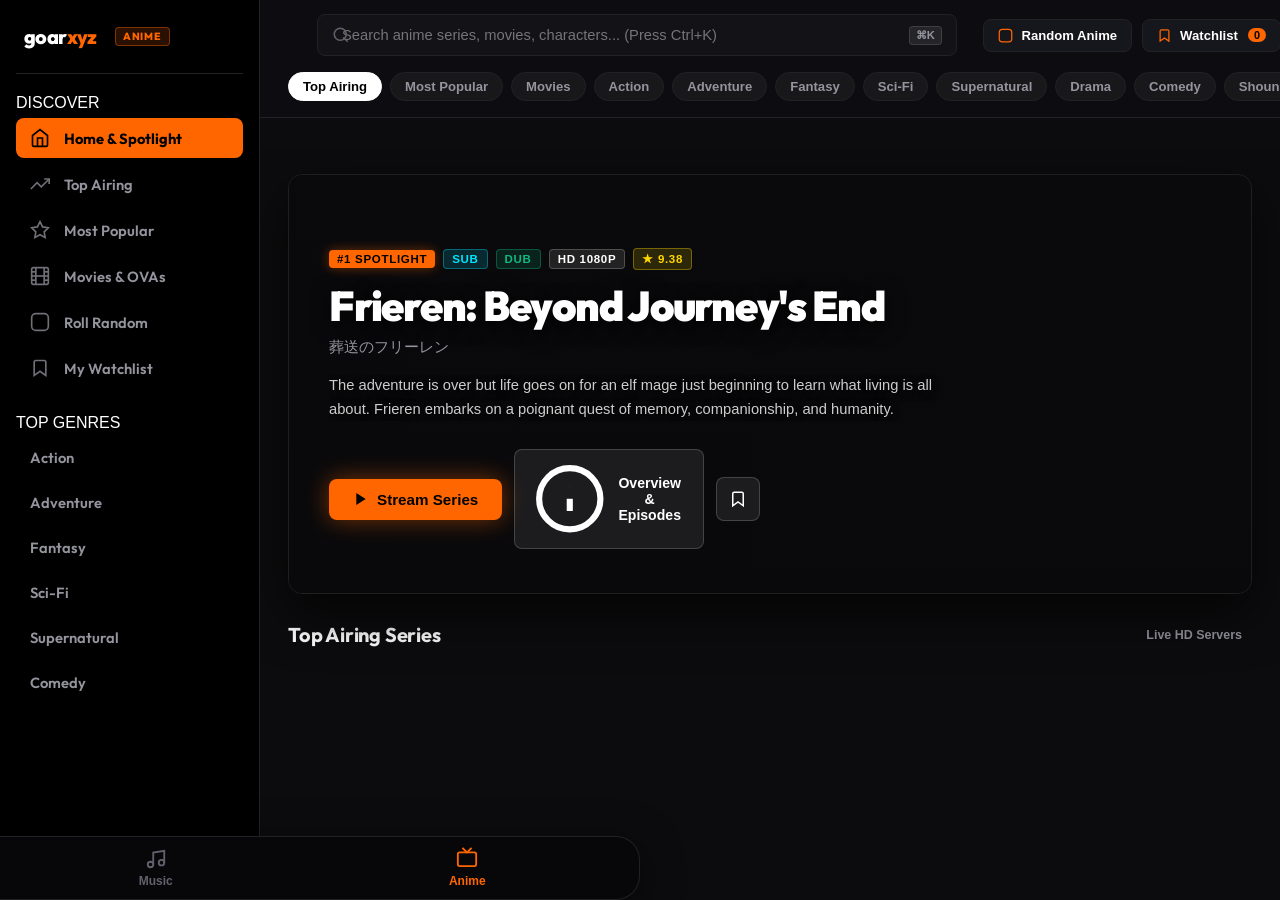
<file: anime.html>
<!DOCTYPE html><html lang="en"><head>
    <meta charset="utf-8">
    <meta http-equiv="X-UA-Compatible" content="IE=edge">
    <meta name="viewport" content="width=device-width, initial-scale=1.0">
    <title>goarxyz</title>
    <meta name="description" content="Unified digital entertainment hub featuring goarxyz Games, goarxyz Music, and goarxyz Anime in matte black, white, and electric orange aesthetics.">
    <meta name="robots" content="index,follow,max-snippet:-1,max-image-preview:large,max-video-preview:-1">
    <meta name="theme-color" content="#ff6600">
    <meta name="background-color" content="#000000">
    <meta name="application-name" content="goarxyz">
    <meta name="mobile-web-app-capable" content="yes">
    <meta name="apple-mobile-web-app-capable" content="yes">
    <meta name="apple-mobile-web-app-status-bar-style" content="black-translucent">
    <meta name="apple-mobile-web-app-title" content="goarxyz">
    <link rel="manifest" href="/manifest.webmanifest">
    <link rel="icon" type="image/svg+xml" href="/icon.svg">
    <link rel="icon" type="image/png" sizes="32x32" href="/favicon-32x32.png">
    <link rel="apple-touch-icon" href="/apple-touch-icon.png">
    <link rel="preconnect" href="https://img.cdn.famobi.com" crossorigin="">
    <link rel="dns-prefetch" href="//img.cdn.famobi.com">
    <meta property="og:locale" content="en_US">
    <meta property="og:type" content="website">
    <meta property="og:site_name" content="goarxyz">
    <meta property="og:title" content="goarxyz">
    <meta property="og:description" content="Unified digital entertainment hub featuring goarxyz Games, goarxyz Music, and goarxyz Anime in matte black, white, and electric orange aesthetics.">
    <meta property="og:url" content="/">
    <meta property="og:image" content="/pwa-512x512.png">
    <meta property="og:image:alt" content="goarxyz Entertainment Hub logo">
    <meta name="twitter:card" content="summary_large_image">
    <meta name="twitter:title" content="goarxyz">
    <meta name="twitter:description" content="Unified digital entertainment hub featuring goarxyz Games, goarxyz Music, and goarxyz Anime in matte black, white, and electric orange aesthetics.">
    <meta name="twitter:image" content="/pwa-512x512.png">
    <!-- Google Consent Mode v2 & Google Tag Manager Pipeline -->
    <script>
      window.dataLayer = window.dataLayer || [];
      function gtag() { window.dataLayer.push(arguments); }
      window.gtag = window.gtag || gtag;

      // Read stored Google Consent Mode v2 status
      var userGoogleConsent = null;
      try {
        userGoogleConsent = JSON.parse(localStorage.getItem('goarxyz_google_consent_v2'));
      } catch(e) {}

      if (userGoogleConsent && userGoogleConsent.status === 'all') {
        gtag('consent', 'default', {
          'ad_storage': 'granted',
          'ad_user_data': 'granted',
          'ad_personalization': 'granted',
          'analytics_storage': 'granted',
          'functionality_storage': 'granted',
          'personalization_storage': 'granted',
          'security_storage': 'granted'
        });
      } else if (userGoogleConsent && userGoogleConsent.status === 'custom') {
        gtag('consent', 'default', {
          'ad_storage': userGoogleConsent.ad_storage || 'denied',
          'ad_user_data': userGoogleConsent.ad_user_data || 'denied',
          'ad_personalization': userGoogleConsent.ad_personalization || 'denied',
          'analytics_storage': userGoogleConsent.analytics_storage || 'denied',
          'functionality_storage': 'granted',
          'personalization_storage': userGoogleConsent.personalization_storage || 'denied',
          'security_storage': 'granted'
        });
      } else {
        // Strict enterprise default: Denied until user interaction
        gtag('consent', 'default', {
          'ad_storage': 'denied',
          'ad_user_data': 'denied',
          'ad_personalization': 'denied',
          'analytics_storage': 'denied',
          'functionality_storage': 'granted',
          'personalization_storage': 'denied',
          'security_storage': 'granted',
          'wait_for_update': 500
        });
      }

      gtag('js', new Date());
      gtag('config', 'G-XMWL358PZF', {
        'send_page_view': true,
        'cookie_flags': 'SameSite=None;Secure'
      });
    </script>
    <script async src="https://www.googletagmanager.com/gtag/js?id=G-XMWL358PZF"></script>
    <link rel="stylesheet" href="/styles.css">
  </head>
  <body>
    
    
<div class="app-container">
  <!-- HUB -->
  <!-- ANIME SYSTEM (NYAnime Architecture with goarxyz Brand & Colours) -->
  <div id="anime-section" class="system-view is-active" style="display: flex;">
    <div class="system-layout anime-layout">
      <aside class="system-sidebar">
        <div class="system-brand" onclick="switchSystem('hub');" title="Back to Hub" role="button" tabindex="0">
          <div class="brand-line-sidebar">
            <span class="brand-line-title">goar<span class="brand-accent">xyz</span></span>
            <span class="anime-brand-badge">ANIME</span>
          </div>
        </div>
        <nav class="system-nav anime-nav">
          <div class="system-nav-group-title">DISCOVER</div>
          <a href="#" class="nav-item is-active" id="btn-anime-home">
            <svg viewBox="0 0 24 24" fill="none" stroke="currentColor" stroke-width="2"><path d="M3 9l9-7 9 7v11a2 2 0 0 1-2 2H5a2 2 0 0 1-2-2z"></path><polyline points="9 22 9 12 15 12 15 22"></polyline></svg>
            Home &amp; Spotlight
          </a>
          <a href="#" class="nav-item" id="btn-anime-top">
            <svg viewBox="0 0 24 24" fill="none" stroke="currentColor" stroke-width="2"><polyline points="23 6 13.5 15.5 8.5 10.5 1 18"></polyline><polyline points="17 6 23 6 23 12"></polyline></svg>
            Top Airing
          </a>
          <a href="#" class="nav-item" id="btn-anime-popular">
            <svg viewBox="0 0 24 24" fill="none" stroke="currentColor" stroke-width="2"><polygon points="12 2 15.09 8.26 22 9.27 17 14.14 18.18 21.02 12 17.77 5.82 21.02 7 14.14 2 9.27 8.91 8.26 12 2"></polygon></svg>
            Most Popular
          </a>
          <a href="#" class="nav-item" id="btn-anime-movies">
            <svg viewBox="0 0 24 24" fill="none" stroke="currentColor" stroke-width="2"><rect x="2" y="2" width="20" height="20" rx="2.18" ry="2.18"></rect><line x1="7" y1="2" x2="7" y2="22"></line><line x1="17" y1="2" x2="17" y2="22"></line><line x1="2" y1="12" x2="22" y2="12"></line><line x1="2" y1="7" x2="7" y2="7"></line><line x1="2" y1="17" x2="7" y2="17"></line><line x1="17" y1="17" x2="22" y2="17"></line><line x1="17" y1="7" x2="22" y2="7"></line></svg>
            Movies &amp; OVAs
          </a>
          <a href="#" class="nav-item" id="btn-anime-random">
            <svg viewBox="0 0 24 24" fill="none" stroke="currentColor" stroke-width="2"><rect x="2" y="2" width="20" height="20" rx="5"></rect><path d="M16 8h.01"></path><path d="M8 8h.01"></path><path d="M8 16h.01"></path><path d="M16 16h.01"></path><path d="M12 12h.01"></path></svg>
            Roll Random
          </a>
          <a href="#" class="nav-item" id="btn-anime-watchlist">
            <svg viewBox="0 0 24 24" fill="none" stroke="currentColor" stroke-width="2"><path d="M19 21l-7-5-7 5V5a2 2 0 0 1 2-2h10a2 2 0 0 1 2 2z"></path></svg>
            My Watchlist
          </a>

          <div class="system-nav-group-title" style="margin-top: 20px;">TOP GENRES</div>
          <a href="#" class="nav-item" id="btn-anime-action">Action</a>
          <a href="#" class="nav-item" id="btn-anime-adventure">Adventure</a>
          <a href="#" class="nav-item" id="btn-anime-fantasy">Fantasy</a>
          <a href="#" class="nav-item" id="btn-anime-scifi">Sci-Fi</a>
          <a href="#" class="nav-item" id="btn-anime-supernatural">Supernatural</a>
          <a href="#" class="nav-item" id="btn-anime-comedy">Comedy</a>
        </nav>
      </aside>

      <main class="system-main">
        <header class="system-header anime-header">
          <div class="system-header-row anime-header-row">
            <div class="system-search anime-search-box">
              <svg class="system-search-icon" viewBox="0 0 24 24" fill="none" stroke="currentColor" stroke-width="2"><circle cx="11" cy="11" r="8"></circle><line x1="21" y1="21" x2="16.65" y2="16.65"></line></svg>
              <input type="text" id="anime-search-input" placeholder="Search anime series, movies, characters... (Press Ctrl+K)" autocomplete="off">
              <span class="anime-search-kbd">⌘K</span>
              <button id="anime-search-clear" class="anime-search-clear" style="display:none;" title="Clear search">×</button>
              <div id="anime-search-dropdown" class="anime-search-dropdown" style="display:none;"></div>
            </div>

            <div class="anime-header-actions">
              <button id="anime-header-random-btn" class="anime-action-btn" title="Discover random anime">
                <svg viewBox="0 0 24 24" fill="none" stroke="currentColor" stroke-width="2"><rect x="2" y="2" width="20" height="20" rx="5"></rect><path d="M16 8h.01"></path><path d="M8 8h.01"></path><path d="M8 16h.01"></path><path d="M16 16h.01"></path><path d="M12 12h.01"></path></svg>
                <span>Random Anime</span>
              </button>
              <button id="anime-header-watchlist-btn" class="anime-action-btn" title="View your watchlist">
                <svg viewBox="0 0 24 24" fill="none" stroke="currentColor" stroke-width="2"><path d="M19 21l-7-5-7 5V5a2 2 0 0 1 2-2h10a2 2 0 0 1 2 2z"></path></svg>
                <span>Watchlist</span>
                <span id="anime-header-watchlist-count" class="anime-badge-counter">0</span>
              </button>
            </div>
          </div>

          <div class="system-chips" id="anime-genre-chips">
            <button class="chip-btn is-active" data-filter="top">Top Airing</button>
            <button class="chip-btn" data-filter="bypopularity">Most Popular</button>
            <button class="chip-btn" data-filter="movie">Movies</button>
            <button class="chip-btn" data-query="Action">Action</button>
            <button class="chip-btn" data-query="Adventure">Adventure</button>
            <button class="chip-btn" data-query="Fantasy">Fantasy</button>
            <button class="chip-btn" data-query="Sci-Fi">Sci-Fi</button>
            <button class="chip-btn" data-query="Supernatural">Supernatural</button>
            <button class="chip-btn" data-query="Drama">Drama</button>
            <button class="chip-btn" data-query="Comedy">Comedy</button>
            <button class="chip-btn" data-query="Shounen">Shounen</button>
          </div>
        </header>

        <div class="system-content anime-content">
          <!-- NYAnime Immersive Spotlight Billboard Banner -->
          <section class="anime-spotlight-billboard" id="anime-spotlight-section">
            <div class="anime-spotlight-backdrop" id="anime-spotlight-bg"></div>
            <div class="anime-spotlight-gradient"></div>
            <div class="anime-spotlight-body">
              <div class="anime-spotlight-tags">
                <span class="anime-tag-badge anime-tag-spotlight">#1 SPOTLIGHT</span>
                <span class="anime-tag-badge anime-tag-sub">SUB</span>
                <span class="anime-tag-badge anime-tag-dub">DUB</span>
                <span class="anime-tag-badge anime-tag-hd">HD 1080P</span>
                <span class="anime-tag-badge anime-tag-rating" id="anime-spotlight-score">★ 9.38</span>
              </div>
              <h1 class="anime-spotlight-title" id="anime-spotlight-title">Frieren: Beyond Journey's End</h1>
              <div class="anime-spotlight-jp" id="anime-spotlight-jp">葬送のフリーレン</div>
              <p class="anime-spotlight-desc" id="anime-spotlight-desc">
                The adventure is over but life goes on for an elf mage just beginning to learn what living is all about. Frieren embarks on a poignant quest of memory, companionship, and humanity.
              </p>
              <div class="anime-spotlight-actions">
                <button class="btn btn--primary anime-spotlight-watch-btn" id="anime-spotlight-watch">
                  <svg viewBox="0 0 24 24" fill="currentColor"><polygon points="5 3 19 12 5 21 5 3"></polygon></svg>
                  <span>Stream Series</span>
                </button>
                <button class="btn anime-btn-secondary" id="anime-spotlight-details">
                  <svg viewBox="0 0 24 24" fill="none" stroke="currentColor" stroke-width="2"><circle cx="12" cy="12" r="10"></circle><line x1="12" y1="16" x2="12" y2="12"></line><line x1="12" y1="8" x2="12.01" y2="8"></line></svg>
                  <span>Overview &amp; Episodes</span>
                </button>
                <button class="anime-spotlight-bookmark-btn" id="anime-spotlight-bookmark" title="Add to Watchlist">
                  <svg viewBox="0 0 24 24" fill="none" stroke="currentColor" stroke-width="2"><path d="M19 21l-7-5-7 5V5a2 2 0 0 1 2-2h10a2 2 0 0 1 2 2z"></path></svg>
                </button>
              </div>
            </div>

            <!-- Spotlight Thumbnail Selector Dots -->
            <div class="anime-spotlight-carousel-nav" id="anime-spotlight-thumbs"></div>
          </section>

          <!-- Continue Watching Section (NYAnime History) -->
          <section id="anime-continue-section" class="anime-continue-section" style="display:none;">
            <div class="section-title-wrap">
              <h2 class="carousel-title" style="font-size: 1.15rem; font-weight: 700;">Continue Watching</h2>
              <button id="anime-clear-history-btn" class="anime-text-action">Clear History</button>
            </div>
            <div id="anime-continue-track" class="anime-continue-track"></div>
          </section>

          <!-- Anime Catalog Grid -->
          <div class="section-title-wrap" style="display: flex; align-items: center; justify-content: space-between; margin: 24px 0 14px;">
            <h2 class="carousel-title" id="anime-section-title" style="font-size: 1.25rem; font-weight: 700; letter-spacing: -0.01em;">Top Airing Series</h2>
            <span class="system-count-badge" id="anime-count-badge" style="font-size: 0.78rem; font-weight: 600; background: var(--surface-2); padding: 4px 10px; border-radius: 9999px; color: var(--text-dim);">Live HD Servers</span>
          </div>

          <div id="anime-loading" style="display:none; text-align:center; padding:60px 20px; color:var(--text-dim);">
            <div class="anime-player-spinner" style="margin:0 auto 16px;"></div>
            <span>Loading anime catalog...</span>
          </div>

          <div id="anime-grid" class="anime-grid"></div>
        </div>
      </main>
    </div>
    
    <!-- ANIME DETAILS OVERVIEW MODAL -->
    <div id="anime-modal" class="anime-modal" style="display:none;">
      <div class="anime-modal-backdrop" id="anime-modal-backdrop"></div>
      <div class="anime-modal-content">
        <button id="anime-modal-close" aria-label="Close details">
          <svg viewBox="0 0 24 24" fill="none" stroke="currentColor" stroke-width="2" style="width:18px;height:18px;"><line x1="18" y1="6" x2="6" y2="18"></line><line x1="6" y1="6" x2="18" y2="18"></line></svg>
        </button>
        <div id="anime-modal-body"></div>
      </div>
    </div>

    <!-- MY WATCHLIST MODAL -->
    <div id="anime-watchlist-modal" class="anime-modal" style="display:none;">
      <div class="anime-modal-backdrop" id="anime-watchlist-backdrop"></div>
      <div class="anime-modal-content anime-watchlist-modal-content">
        <button id="anime-watchlist-close" aria-label="Close Watchlist">
          <svg viewBox="0 0 24 24" fill="none" stroke="currentColor" stroke-width="2" style="width:18px;height:18px;"><line x1="18" y1="6" x2="6" y2="18"></line><line x1="6" y1="6" x2="18" y2="18"></line></svg>
        </button>
        <div class="anime-watchlist-header">
          <h2 style="font-size: 1.3rem; font-weight: 700;">My Anime Watchlist</h2>
          <span id="anime-watchlist-modal-count" style="font-size: 0.85rem; color: var(--brand-orange); font-weight: 600;">0 saved anime</span>
        </div>
        <div id="anime-watchlist-grid" class="anime-grid anime-watchlist-grid">
          <div class="anime-empty-state">No anime bookmarked yet. Click "+ Watchlist" on any anime to save it here!</div>
        </div>
      </div>
    </div>
    
    <!-- NYANIME CINEMA STREAMING PLAYER MODAL (Theater Mode) -->
    <div id="anime-player-modal" class="anime-player-modal" style="display:none;">
      <div class="anime-player-content">
        <!-- Top bar with brand and close -->
        <div class="anime-player-topbar">
          <div class="anime-player-top-brand">
            <span class="brand-line-title">goar<span class="brand-accent">xyz</span></span>
            <span class="anime-brand-badge">CINEMA</span>
          </div>
          <div class="anime-player-top-title-group">
            <h2 id="anime-player-title">Anime Title</h2>
            <span id="anime-player-ep-pill" class="anime-tag-badge anime-tag-sub">EP 1</span>
          </div>
          <div class="anime-player-top-tools">
            <button id="anime-btn-cinema-lights" class="anime-player-tool-btn" title="Cinema Lights (Dim Background)">
              <svg viewBox="0 0 24 24" fill="none" stroke="currentColor" stroke-width="2"><circle cx="12" cy="12" r="5"></circle><line x1="12" y1="1" x2="12" y2="3"></line><line x1="12" y1="21" x2="12" y2="23"></line><line x1="4.22" y1="4.22" x2="5.64" y2="5.64"></line><line x1="18.36" y1="18.36" x2="19.78" y2="19.78"></line><line x1="1" y1="12" x2="3" y2="12"></line><line x1="21" y1="12" x2="23" y2="12"></line><line x1="4.22" y1="19.78" x2="5.64" y2="18.36"></line><line x1="18.36" y1="5.64" x2="19.78" y2="4.22"></line></svg>
              <span>Lights</span>
            </button>
            <button id="anime-btn-popout" class="anime-player-tool-btn" title="Open Stream in New Tab">
              <svg viewBox="0 0 24 24" fill="none" stroke="currentColor" stroke-width="2"><path d="M18 13v6a2 2 0 0 1-2 2H5a2 2 0 0 1-2-2V8a2 2 0 0 1 2-2h6"></path><polyline points="15 3 21 3 21 9"></polyline><line x1="10" y1="14" x2="21" y2="3"></line></svg>
              <span>Popout</span>
            </button>
            <button id="anime-player-close" class="anime-player-close-btn" aria-label="Close Player" title="Close Theater (Esc)">
              <svg viewBox="0 0 24 24" fill="none" stroke="currentColor" stroke-width="2"><line x1="18" y1="6" x2="6" y2="18"></line><line x1="6" y1="6" x2="18" y2="18"></line></svg>
            </button>
          </div>
        </div>

        <div class="anime-player-layout">
          <!-- Main Cinema Screen Section -->
          <div class="anime-player-video-section">
            <div class="anime-player-video-wrapper">
              <iframe id="anime-player-iframe" src="" allowfullscreen allow="autoplay; fullscreen; picture-in-picture"></iframe>
              <div id="anime-player-loader" class="anime-player-loader" style="display:none;">
                <div class="anime-player-spinner"></div>
                <span>Connecting to HD Streaming Servers...</span>
              </div>
              <div id="anime-player-placeholder" class="anime-player-placeholder" style="display:none;">
                <svg viewBox="0 0 24 24" fill="none" stroke="currentColor" stroke-width="2"><path d="M10.29 3.86L1.82 18a2 2 0 0 0 1.71 3h16.94a2 2 0 0 0 1.71-3L13.71 3.86a2 2 0 0 0-3.42 0z"></path></svg>
                <p>Unable to load stream on this server. Please switch to another server below.</p>
              </div>
            </div>

            <!-- Server Selector Bar & Playback Navigation -->
            <div class="anime-player-controls-bar">
              <div class="anime-player-servers-wrap">
                <div class="anime-servers-type-toggle">
                  <button class="anime-audio-pill is-active" id="anime-audio-sub">SUB</button>
                  <button class="anime-audio-pill" id="anime-audio-dub">DUB</button>
                </div>
                <span class="anime-servers-label">SERVERS:</span>
                <div id="anime-player-servers" class="anime-player-servers"></div>
              </div>

              <div class="anime-player-actions">
                <button id="anime-btn-prev" class="player-nav-btn" title="Previous Episode">
                  <svg viewBox="0 0 24 24" fill="none" stroke="currentColor" stroke-width="2"><polyline points="15 18 9 12 15 6"></polyline></svg> Prev Ep
                </button>
                <button id="anime-btn-next" class="player-nav-btn" title="Next Episode">
                  Next Ep <svg viewBox="0 0 24 24" fill="none" stroke="currentColor" stroke-width="2"><polyline points="9 18 15 12 9 6"></polyline></svg>
                </button>
                <label class="anime-autonext-toggle" title="Auto play next episode when finished">
                  <input type="checkbox" id="anime-autonext-check" checked>
                  <span class="anime-autonext-slider"></span>
                  <span class="anime-autonext-text">Auto Next</span>
                </label>
              </div>
            </div>

            <!-- Anime Info & Meta Summary -->
            <div class="anime-player-info">
              <div class="anime-player-meta-left">
                <h2 id="anime-player-subhead">Anime Title</h2>
                <p id="anime-player-episode-title">Episode 1</p>
                <div class="anime-player-genre-tags" id="anime-player-genres"></div>
              </div>
              <div class="anime-player-meta-right">
                <button id="anime-player-watchlist-toggle" class="btn anime-btn-secondary" title="Bookmark series">
                  <svg viewBox="0 0 24 24" fill="none" stroke="currentColor" stroke-width="2"><path d="M19 21l-7-5-7 5V5a2 2 0 0 1 2-2h10a2 2 0 0 1 2 2z"></path></svg>
                  <span id="anime-player-watchlist-text">Add to Watchlist</span>
                </button>
              </div>
            </div>
          </div>

          <!-- Episodes Selector Sidebar (NYAnime hallmark) -->
          <div class="anime-player-sidebar">
            <div class="anime-player-sidebar-header">
              <div class="anime-ep-header-top">
                <h3>Episodes (<span id="anime-episodes-count">0</span>)</h3>
                <input type="text" id="anime-ep-search" placeholder="Jump to ep #..." class="anime-ep-search-input" autocomplete="off" />
              </div>
              <!-- Episode Range Navigation Tabs for long-running anime -->
              <div id="anime-ep-range-tabs" class="anime-ep-range-tabs"></div>
            </div>
            <div id="anime-player-episodes-list" class="anime-player-episodes-list"></div>
          </div>
        </div>
      </div>
    </div>
  </div> <!-- End anime-section -->

  <nav class="bottom-nav" id="main-bottom-nav">
  <a href="#hub" class="bottom-nav-item" id="sys-btn-hub">
    <svg viewBox="0 0 24 24" fill="none" stroke="currentColor" stroke-width="2"><path d="M3 9l9-7 9 7v11a2 2 0 0 1-2 2H5a2 2 0 0 1-2-2z"></path><polyline points="9 22 9 12 15 12 15 22"></polyline></svg>
    <span>Hub</span>
  </a>
  <a href="#games" class="bottom-nav-item" id="sys-btn-games">
    <svg viewBox="0 0 24 24" fill="none" stroke="currentColor" stroke-width="2"><rect x="2" y="6" width="20" height="12" rx="2"></rect><path d="M6 12h4"></path><path d="M8 10v4"></path><circle cx="15" cy="13" r="1"></circle><circle cx="18" cy="11" r="1"></circle></svg>
    <span>Games</span>
  </a>
  <a href="#music" class="bottom-nav-item" id="sys-btn-music">
    <svg viewBox="0 0 24 24" fill="none" stroke="currentColor" stroke-width="2"><path d="M9 18V5l12-2v13"></path><circle cx="6" cy="18" r="3"></circle><circle cx="18" cy="16" r="3"></circle></svg>
    <span>Music</span>
  </a>
  <a href="#anime" class="bottom-nav-item" class="bottom-nav-item is-active" id="sys-btn-anime">
    <svg viewBox="0 0 24 24" fill="none" stroke="currentColor" stroke-width="2"><rect x="2" y="7" width="20" height="15" rx="2" ry="2"></rect><polyline points="17 2 12 7 7 2"></polyline></svg>
    <span>Anime</span>
  </a>
</nav>


  

    

    

    

    
    <div class="pwa-modal-backdrop" id="pwa-ios-modal">
      <div class="pwa-modal">
        <button type="button" class="pwa-modal__close" id="pwa-modal-close" aria-label="Close">
          <svg viewBox="0 0 24 24" fill="none" stroke="currentColor" stroke-width="2" style="width:18px;height:18px;"><line x1="18" y1="6" x2="6" y2="18"></line><line x1="6" y1="6" x2="18" y2="18"></line></svg>
        </button>
        <div class="pwa-modal__header">
          <img src="/apple-touch-icon.png" alt="goarxyz" class="pwa-modal__icon">
          <div>
            <h3 class="pwa-modal__title">Install goarxyz</h3>
            <p style="margin: 4px 0 0; color: var(--bone-dim); font-size: 0.85rem;">Play 630+ games in fullscreen</p>
          </div>
        </div>
        <ul class="pwa-modal__steps">
          <li>
            <span class="pwa-modal__step-num">1</span>
            <span>Tap the <strong>Share</strong> button <svg style="display:inline; vertical-align:middle; width:18px; height:18px;" viewBox="0 0 24 24" fill="none" stroke="currentColor" stroke-width="2"><path d="M4 12v8a2 2 0 0 0 2 2h12a2 2 0 0 0 2-2v-8"></path><polyline points="16 6 12 2 8 6"></polyline><line x1="12" y1="2" x2="12" y2="15"></line></svg> at the bottom of Safari.</span>
          </li>
          <li>
            <span class="pwa-modal__step-num">2</span>
            <span>Scroll down and select <strong>"Add to Home Screen"</strong>.</span>
          </li>
          <li>
            <span class="pwa-modal__step-num">3</span>
            <span>Tap <strong>"Add"</strong> in the top right corner to launch like a native app.</span>
          </li>
        </ul>
        <button type="button" class="pwa-modal__btn" id="pwa-modal-got-it">Got it</button>
      </div>
    </div>

    <!-- Legal Policy Modal Container -->
    <div id="legal-policy-modal" class="legal-modal-backdrop" style="display:none;">
      <div class="legal-modal-card">
        <div class="legal-modal-header">
          <div class="brand-line-unified" style="font-size: 1.35rem;">
            <span class="brand-line-title">goar<span class="brand-accent">xyz</span></span>
          </div>
          <button type="button" id="btn-close-legal-modal" class="legal-modal-close" aria-label="Close modal">
            <svg viewBox="0 0 24 24" fill="none" stroke="currentColor" stroke-width="2"><line x1="18" y1="6" x2="6" y2="18"></line><line x1="6" y1="6" x2="18" y2="18"></line></svg>
          </button>
        </div>
        <div class="legal-modal-body" id="legal-modal-body-content">
          <!-- Dynamic injected content for Privacy, Terms, Cookies -->
        </div>
      </div>
    </div>

    <!-- Cookie Preferences Modal -->
    <div id="cookie-preferences-modal" class="legal-modal-backdrop" style="display:none;">
      <div class="legal-modal-card" style="max-width: 580px;">
        <div class="legal-modal-header">
          <h3 style="font-size: 1.25rem; font-weight: 700;">Cookie Preferences</h3>
          <button type="button" id="btn-close-cookie-prefs" class="legal-modal-close" aria-label="Close preferences">
            <svg viewBox="0 0 24 24" fill="none" stroke="currentColor" stroke-width="2"><line x1="18" y1="6" x2="6" y2="18"></line><line x1="6" y1="6" x2="18" y2="18"></line></svg>
          </button>
        </div>
        <div class="legal-modal-body">
          <p style="color: var(--text-dim); font-size: 0.92rem; margin-bottom: 20px;">
            goarxyz respects your digital privacy. Customize your cookie settings below. Essential cookies are required to deliver basic site functionality, offline caching, and responsive media controls.
          </p>
          <div class="cookie-pref-item">
            <div class="cookie-pref-text">
              <h4>Strictly Necessary Cookies</h4>
              <p>Essential for session persistence, favorite media storage, and offline PWA service worker caching. Always active.</p>
            </div>
            <input type="checkbox" checked disabled class="cookie-pref-toggle">
          </div>
          <div class="cookie-pref-item">
            <div class="cookie-pref-text">
              <h4>Analytics &amp; Performance Cookies</h4>
              <p>Anonymized usage analytics and telemetry through Google Tag Manager to diagnose streaming quality and latency.</p>
            </div>
            <input type="checkbox" id="pref-analytics-toggle" checked class="cookie-pref-toggle">
          </div>
    <!-- Google-style Consent Preferences Modal (Google CMP) -->
    <div id="cookie-preferences-modal" class="legal-modal-backdrop" style="display:none;">
      <div class="legal-modal-card google-cmp-dialog" style="max-width: 640px;">
        <div class="google-cmp-dialog__header">
          <div class="google-cmp-brand">
            <span class="brand-line-title" style="font-size: 1.15rem;">goar<span class="brand-accent">xyz</span></span>
            <span class="google-cmp-badge">Google Consent Mode v2</span>
          </div>
          <h3 class="google-cmp-title">Customize privacy choices</h3>
          <p class="google-cmp-subtitle">
            Choose whether to allow goarxyz and its technology partners (including Google Tag Manager and Google Analytics) to collect data for the purposes described below. You can update these settings at any time.
          </p>
        </div>
        <div class="google-cmp-dialog__body">
          <div class="google-pref-block">
            <div class="google-pref-block__header">
              <div>
                <h4 class="google-pref-block__title">Strictly Necessary &amp; Security</h4>
                <p class="google-pref-block__signals">Signals: <code>security_storage</code>, <code>functionality_storage</code></p>
              </div>
              <span class="google-pref-badge-fixed">Always On</span>
            </div>
            <p class="google-pref-block__desc">
              Essential for core site features, routing server streams, protecting against abuse, and caching games offline via the service worker.
            </p>
          </div>

          <div class="google-pref-block">
            <div class="google-pref-block__header">
              <div>
                <h4 class="google-pref-block__title">Audience Measurement &amp; Performance (GA4 &amp; GTM)</h4>
                <p class="google-pref-block__signals">Signal: <code>analytics_storage</code></p>
              </div>
              <label class="google-switch">
                <input type="checkbox" id="pref-analytics-toggle" checked>
                <span class="google-slider"></span>
              </label>
            </div>
            <p class="google-pref-block__desc">
              Allows Google Analytics 4 and Tag Manager to measure site telemetry, loading speeds, streaming latency, and game popularity to continuously improve performance.
            </p>
          </div>

          <div class="google-pref-block">
            <div class="google-pref-block__header">
              <div>
                <h4 class="google-pref-block__title">Personalized Content &amp; Media State</h4>
                <p class="google-pref-block__signals">Signal: <code>personalization_storage</code></p>
              </div>
              <label class="google-switch">
                <input type="checkbox" id="pref-personalization-toggle" checked>
                <span class="google-slider"></span>
              </label>
            </div>
            <p class="google-pref-block__desc">
              Remembers saved favorites, volume settings, audio playlists, and recently streamed anime episodes across visits.
            </p>
          </div>

          <div class="google-pref-block">
            <div class="google-pref-block__header">
              <div>
                <h4 class="google-pref-block__title">Google Partner &amp; Advertising Telemetry</h4>
                <p class="google-pref-block__signals">Signals: <code>ad_storage</code>, <code>ad_user_data</code>, <code>ad_personalization</code></p>
              </div>
              <label class="google-switch">
                <input type="checkbox" id="pref-ads-toggle" checked>
                <span class="google-slider"></span>
              </label>
            </div>
            <p class="google-pref-block__desc">
              Enables Google partner conversion tags and ad measurement signals to evaluate campaign effectiveness and support free game licensing.
            </p>
          </div>
        </div>
        <div class="google-cmp-dialog__footer">
          <button type="button" id="cookie-dialog-reject-all" class="google-btn google-btn--outlined">Reject all</button>
          <button type="button" id="btn-save-cookie-prefs" class="google-btn google-btn--outlined">Confirm choices</button>
          <button type="button" id="cookie-dialog-accept-all" class="google-btn google-btn--primary">Accept all</button>
        </div>
      </div>
    </div>

    <!-- Official Google CMP Banner Design (Funding Choices / Google Dark Standard) -->
    <div id="cookie-consent-bar" class="google-cmp-banner" style="display:none;" role="dialog" aria-modal="true" aria-labelledby="google-cmp-heading">
      <div class="google-cmp-banner__card">
        <div class="google-cmp-banner__header">
          <div class="brand-line-unified" style="font-size: 1.15rem; margin-bottom: 6px;">
            <span class="brand-line-title">goar<span class="brand-accent">xyz</span></span>
            <span class="google-cmp-tag">Google Tag Manager &amp; GA4</span>
          </div>
          <h2 id="google-cmp-heading" class="google-cmp-heading">Before you continue to goarxyz</h2>
        </div>
        
        <div class="google-cmp-banner__body">
          <p>We use cookies and data to:</p>
          <ul class="google-cmp-list">
            <li>Deliver and maintain Google Tag Manager and core platform services</li>
            <li>Track outages and protect against spam, fraud, and abuse</li>
            <li>Measure audience engagement and site statistics to understand how our entertainment services are used and enhance their quality</li>
          </ul>
          <p class="google-cmp-secondary-note">
            If you choose to <strong>"Accept all"</strong>, we will also use cookies and data to personalize content, maintain custom playlists, and evaluate partner telemetry according to your preferences. Select <strong>"More options"</strong> to customize your choices or review our <a href="#" id="link-bar-privacy-policy">Privacy Policy</a> and <a href="#" id="link-bar-cookie-policy">Cookie Policy</a> at any time.
          </p>
        </div>

        <div class="google-cmp-banner__actions">
          <button type="button" id="cookie-reject-all" class="google-btn google-btn--outlined">Reject all</button>
          <button type="button" id="cookie-manage-prefs" class="google-btn google-btn--outlined">More options</button>
          <button type="button" id="cookie-accept-all" class="google-btn google-btn--primary">Accept all</button>
        </div>
      </div>
    </div>


    <!-- In-App Game Theater Iframe Modal -->
    <div id="goarxyz-game-modal" class="game-theater-modal" style="display:none;" role="dialog" aria-modal="true" aria-labelledby="game-modal-title">
      <div class="game-theater-modal__backdrop" id="game-modal-backdrop"></div>
      <div class="game-theater-modal__window">
        <header class="game-theater-modal__header">
          <div class="game-theater-modal__brand">
            <span class="brand-line-title" style="font-size: 1.15rem;">goar<span class="brand-accent">xyz</span></span>
            <span class="game-theater-modal__sep">/</span>
            <span id="game-modal-title" class="game-theater-modal__game-title">Game Title</span>
            <span id="game-modal-badge" class="game-theater-modal__badge">Instant Play</span>
          </div>
          <div class="game-theater-modal__controls">
            <button type="button" id="btn-game-modal-fav" class="game-theater-btn" title="Add to Favorites">
              <svg viewBox="0 0 24 24" fill="none" stroke="currentColor" stroke-width="2"><path d="M20.84 4.61a5.5 5.5 0 0 0-7.78 0L12 5.67l-1.06-1.06a5.5 5.5 0 0 0-7.78 7.78l1.06 1.06L12 21.23l7.78-7.78 1.06-1.06a5.5 5.5 0 0 0 0-7.78z"></path></svg>
              <span>Favorite</span>
            </button>
            <button type="button" id="btn-game-modal-reload" class="game-theater-btn" title="Reload Game">
              <svg viewBox="0 0 24 24" fill="none" stroke="currentColor" stroke-width="2"><polyline points="23 4 23 10 17 10"></polyline><polyline points="1 20 1 14 7 14"></polyline><path d="M3.51 9a9 9 0 0 1 14.85-3.36L23 10M1 14l4.64 4.36A9 9 0 0 0 20.49 15"></path></svg>
              <span>Reload</span>
            </button>
            <button type="button" id="btn-game-modal-fullscreen" class="game-theater-btn" title="Toggle Fullscreen">
              <svg viewBox="0 0 24 24" fill="none" stroke="currentColor" stroke-width="2"><path d="M8 3H5a2 2 0 0 0-2 2v3m18 0V5a2 2 0 0 0-2-2h-3m0 18h3a2 2 0 0 0 2-2v-3M3 16v3a2 2 0 0 0 2 2h3"></path></svg>
              <span>Fullscreen</span>
            </button>
            <button type="button" id="btn-game-modal-close" class="game-theater-btn game-theater-btn--close" title="Close Game (Esc)">
              <svg viewBox="0 0 24 24" fill="none" stroke="currentColor" stroke-width="2"><line x1="18" y1="6" x2="6" y2="18"></line><line x1="6" y1="6" x2="18" y2="18"></line></svg>
            </button>
          </div>
        </header>
        <div class="game-theater-modal__frame-wrap" id="game-modal-frame-wrap">
          <div id="game-modal-loader" class="game-theater-modal__loader">
            <div class="game-theater-modal__spinner"></div>
            <span>Loading game engine...</span>
          </div>
          <iframe id="goarxyz-inapp-game-frame" src="about:blank" allow="autoplay; fullscreen; gamepad" allowfullscreen></iframe>
        </div>
      </div>
    </div>

    <!-- Platform Settings Modal -->
    <div id="platform-settings-modal" class="legal-modal-backdrop" style="display:none;" role="dialog" aria-modal="true" aria-labelledby="settings-modal-title">
      <div class="legal-modal-card platform-settings-card" style="max-width: 660px;">
        <div class="legal-modal-header" style="border-bottom: 1px solid #3c4043; padding-bottom: 16px;">
          <div class="brand-line-unified" style="font-size: 1.25rem;">
            <span class="brand-line-title">goar<span class="brand-accent">xyz</span></span>
            <span class="google-cmp-badge" style="margin-left: 8px;">Platform Settings</span>
          </div>
          <button type="button" id="btn-close-settings-modal" class="legal-modal-close" aria-label="Close settings">
            <svg viewBox="0 0 24 24" fill="none" stroke="currentColor" stroke-width="2"><line x1="18" y1="6" x2="6" y2="18"></line><line x1="6" y1="6" x2="18" y2="18"></line></svg>
          </button>
        </div>

        <div class="legal-modal-body platform-settings-body">
          <!-- Section 1: Audience & Customer Intelligence Diagnostics (Live) -->
          <div class="settings-section">
            <h4 class="settings-section__title">
              <svg viewBox="0 0 24 24" fill="none" stroke="currentColor" stroke-width="2" style="width:18px;height:18px;margin-right:6px;"><path d="M21 16V8a2 2 0 0 0-1-1.73l-7-4a2 2 0 0 0-2 0l-7 4A2 2 0 0 0 3 8v8a2 2 0 0 0 1 1.73l7 4a2 2 0 0 0 2 0l7-4A2 2 0 0 0 21 16z"></path><polyline points="3.27 6.96 12 12.01 20.73 6.96"></polyline><line x1="12" y1="22.08" x2="12" y2="12"></line></svg>
              Audience &amp; Customer Intelligence (Live)
            </h4>
            <p class="settings-section__desc">Real-time telemetry showing your returning visitor profile, acquisition channel, and engagement habits.</p>
            <div class="settings-diagnostics-grid">
              <div class="diag-card">
                <span class="diag-label">Customer Pseudo-ID</span>
                <span class="diag-val" id="diag-customer-id">Generating...</span>
              </div>
              <div class="diag-card">
                <span class="diag-label">Visitor Frequency</span>
                <span class="diag-val" id="diag-visitor-status">Detecting...</span>
              </div>
              <div class="diag-card">
                <span class="diag-label">Traffic Channel</span>
                <span class="diag-val" id="diag-traffic-channel">Direct / Organic</span>
              </div>
              <div class="diag-card">
                <span class="diag-label">Top Affinity</span>
                <span class="diag-val" id="diag-top-affinity">Games &amp; Music</span>
              </div>
            </div>
            <div style="margin-top: 10px; display: flex; gap: 10px; align-items: center; flex-wrap: wrap;">
              <button type="button" id="btn-settings-open-cmp" class="google-btn google-btn--outlined" style="height: 32px; font-size: 0.8rem;">Review Google Consent Choices</button>
              <button type="button" id="btn-copy-customer-id" class="google-btn google-btn--outlined" style="height: 32px; font-size: 0.8rem;">Copy Customer ID</button>
            </div>
          </div>

          <!-- Section 2: Playback & Streaming Engine -->
          <div class="settings-section">
            <h4 class="settings-section__title">
              <svg viewBox="0 0 24 24" fill="none" stroke="currentColor" stroke-width="2" style="width:18px;height:18px;margin-right:6px;"><polygon points="5 3 19 12 5 21 5 3"></polygon></svg>
              Playback &amp; Streaming Engine
            </h4>
            <div class="settings-row">
              <div>
                <strong class="settings-row__label">Trailer &amp; Video Auto-Preview</strong>
                <p class="settings-row__sub">Automatically play video preview clips when browsing spotlights</p>
              </div>
              <label class="google-switch">
                <input type="checkbox" id="setting-autopreview-toggle" checked>
                <span class="google-slider"></span>
              </label>
            </div>

            <div class="settings-row">
              <div>
                <strong class="settings-row__label">Audio Streaming Bitrate</strong>
                <p class="settings-row__sub">Select fidelity for lossless music playback</p>
              </div>
              <select id="setting-audio-quality" class="settings-select">
                <option value="high" selected>Lossless HD (320 kbps)</option>
                <option value="standard">Standard (128 kbps)</option>
                <option value="data-saver">Data Saver (64 kbps)</option>
              </select>
            </div>

            <div class="settings-row">
              <div>
                <strong class="settings-row__label">Default Anime Stream Mirror</strong>
                <p class="settings-row__sub">Preferred content routing cluster</p>
              </div>
              <select id="setting-default-server" class="settings-select">
                <option value="Server 1 Fast HD" selected>Server 1 Fast HD</option>
                <option value="Server 2 Mirror HD">Server 2 Mirror HD</option>
                <option value="Server 3 Stream HD">Server 3 Stream HD</option>
                <option value="Server 4 Cloud">Server 4 Cloud</option>
              </select>
            </div>
          </div>

          <!-- Section 3: Storage & Local Cache -->
          <div class="settings-section">
            <h4 class="settings-section__title">
              <svg viewBox="0 0 24 24" fill="none" stroke="currentColor" stroke-width="2" style="width:18px;height:18px;margin-right:6px;"><path d="M21 12.79A9 9 0 1 1 11.21 3 7 7 0 0 0 21 12.79z"></path></svg>
              Storage &amp; Local Cache
            </h4>
            <div class="settings-row">
              <div>
                <strong class="settings-row__label">Clear Game Cache &amp; Saved Data</strong>
                <p class="settings-row__sub">Frees browser storage by clearing offline assets</p>
              </div>
              <button type="button" id="btn-clear-game-cache" class="google-btn google-btn--outlined" style="height: 32px; font-size: 0.8rem;">Clear Cache</button>
            </div>
            <div class="settings-row">
              <div>
                <strong class="settings-row__label">Reset Favorite Media</strong>
                <p class="settings-row__sub">Clears saved games, playlists, and anime bookmarks</p>
              </div>
              <button type="button" id="btn-reset-favorites" class="google-btn google-btn--outlined" style="height: 32px; font-size: 0.8rem; color: #ff6b6b; border-color: rgba(255,107,107,0.4);">Reset Favorites</button>
            </div>
          </div>
        </div>
      </div>
    </div>

    <script src="/script-anime.js"></script>
<button id="scroll-to-top" class="scroll-top-btn" aria-label="Scroll to top" title="Scroll to top"><svg viewBox="0 0 24 24" fill="none" stroke="currentColor" stroke-width="2" stroke-linecap="round" stroke-linejoin="round"><line x1="12" y1="19" x2="12" y2="5"></line><polyline points="5 12 12 5 19 12"></polyline></svg></button>
<div id="side-drawer" class="side-drawer">
  <div class="side-drawer-overlay"></div>
  <div class="side-drawer-content">
    <div class="side-drawer-header">
      <div class="brand">
        <span class="brand__name">goar<span class="brand__name-xyz">xyz</span></span>
        <span class="brand-icons-inline">
          <svg class="brand-inline-ico" viewBox="0 0 24 24" fill="none" stroke="currentColor" stroke-width="2" stroke-linecap="round" stroke-linejoin="round"><rect x="2" y="6" width="20" height="12" rx="2"></rect><path d="M6 12h4"></path><path d="M8 10v4"></path><circle cx="15" cy="13" r="1" fill="currentColor"></circle><circle cx="18" cy="11" r="1" fill="currentColor"></circle></svg>
          <svg class="brand-inline-ico" viewBox="0 0 24 24" fill="none" stroke="currentColor" stroke-width="2" stroke-linecap="round" stroke-linejoin="round"><path d="M9 18V5l12-2v13"></path><circle cx="6" cy="18" r="3" fill="currentColor"></circle><circle cx="18" cy="16" r="3" fill="currentColor"></circle></svg>
          <svg class="brand-inline-ico" viewBox="0 0 24 24" fill="none" stroke="currentColor" stroke-width="2" stroke-linecap="round" stroke-linejoin="round"><polygon points="23 7 16 12 23 17 23 7" fill="currentColor"></polygon><rect x="1" y="5" width="15" height="14" rx="2" ry="2"></rect></svg>
        </span>
      </div>
      <button id="btn-close-drawer" class="btn-close-drawer">
        <svg viewBox="0 0 24 24" fill="none" stroke="currentColor" stroke-width="2" stroke-linecap="round" stroke-linejoin="round"><line x1="18" y1="6" x2="6" y2="18"></line><line x1="6" y1="6" x2="18" y2="18"></line></svg>
      </button>
    </div>
    <div class="side-drawer-body">
      <div class="drawer-nav">
        <a href="/" class="drawer-nav-item">
          <svg viewBox="0 0 24 24" fill="none" stroke="currentColor" stroke-width="2"><path d="M3 9l9-7 9 7v11a2 2 0 0 1-2 2H5a2 2 0 0 1-2-2z"></path><polyline points="9 22 9 12 15 12 15 22"></polyline></svg>
          Home
        </a>
        <a href="/category/action/" class="drawer-nav-item">
          <svg viewBox="0 0 24 24" fill="none" stroke="currentColor" stroke-width="2"><rect x="3" y="3" width="7" height="7"></rect><rect x="14" y="3" width="7" height="7"></rect><rect x="14" y="14" width="7" height="7"></rect><rect x="3" y="14" width="7" height="7"></rect></svg>
          Categories
        </a>
        <a href="/#favorites" class="drawer-nav-item drawer-btn-favorites">
          <svg viewBox="0 0 24 24" fill="none" stroke="currentColor" stroke-width="2"><path d="M20.84 4.61a5.5 5.5 0 0 0-7.78 0L12 5.67l-1.06-1.06a5.5 5.5 0 0 0-7.78 7.78l1.06 1.06L12 21.23l7.78-7.78 1.06-1.06a5.5 5.5 0 0 0 0-7.78z"></path></svg>
          Favorites
        </a>
      </div>
      <div class="drawer-section">
        <h3 class="drawer-section-title">Recently Played</h3>
        <div id="drawer-recent-list" class="drawer-recent-list">
          
        </div>
      </div>
    </div>
  </div>
</div>

<!-- SimpMusic Persistent Mini Player (Floats across entire app) -->
<div id="simpmusic-mini-player" class="simpmusic-mini-player" style="display:none;" role="region" aria-label="Audio player">
  <!-- Progress track along top edge -->
  <div class="simpmusic-mini-progress" id="simpmusic-mini-progress-track">
    <div class="simpmusic-mini-progress-fill" id="player-progress-fill"></div>
  </div>
  <div class="simpmusic-mini-inner">
    <div class="simpmusic-mini-left" id="simpmusic-mini-expand-trigger" title="Tap to open full Now Playing player">
      <div class="simpmusic-mini-art-wrap">
        <img id="player-art" src="/logo.svg" alt="Album Art" loading="lazy">
        <div class="simpmusic-mini-eq-overlay" id="simpmusic-mini-eq">
          <span class="eq-bar"></span><span class="eq-bar"></span><span class="eq-bar"></span>
        </div>
      </div>
      <div class="simpmusic-mini-info">
        <div class="simpmusic-mini-title" id="player-title">SimpMusic Web</div>
        <div class="simpmusic-mini-artist" id="player-artist">Ready to play</div>
      </div>
    </div>
    <div class="simpmusic-mini-center-time">
      <span id="player-time-current">0:00</span> / <span id="player-time-total">0:00</span>
    </div>
    <div class="simpmusic-mini-right">
      <button class="simpmusic-mini-btn" id="player-btn-prev" aria-label="Previous track" title="Previous">
        <svg viewBox="0 0 24 24" fill="currentColor"><polygon points="19 20 9 12 19 4 19 20"></polygon><line x1="5" y1="19" x2="5" y2="5" stroke="currentColor" stroke-width="3"></line></svg>
      </button>
      <button class="simpmusic-mini-btn simpmusic-mini-play" id="player-play-pause" aria-label="Play or pause" title="Play / Pause">
        <svg class="icon-play" viewBox="0 0 24 24" fill="currentColor"><polygon points="6 3 20 12 6 21 6 3"></polygon></svg>
        <svg class="icon-pause" viewBox="0 0 24 24" fill="currentColor" style="display:none;"><rect x="6" y="4" width="4" height="16"></rect><rect x="14" y="4" width="4" height="16"></rect></svg>
      </button>
      <button class="simpmusic-mini-btn" id="player-btn-next" aria-label="Next track" title="Next">
        <svg viewBox="0 0 24 24" fill="currentColor"><polygon points="5 4 15 12 5 20 5 4"></polygon><line x1="19" y1="5" x2="19" y2="19" stroke="currentColor" stroke-width="3"></line></svg>
      </button>
      <button class="simpmusic-mini-btn simpmusic-mini-expand" id="player-btn-expand" aria-label="Expand player" title="Expand Fullscreen / Lyrics">
        <svg viewBox="0 0 24 24" fill="none" stroke="currentColor" stroke-width="2.5"><polyline points="18 15 12 9 6 15"></polyline></svg>
      </button>
    </div>
  </div>
</div>

<!-- SimpMusic Full Experience Modal Sheet -->
<div id="simpmusic-modal" class="simpmusic-modal" style="display: none;" role="dialog" aria-modal="true" aria-label="SimpMusic Now Playing">
  <div class="simpmusic-modal__backdrop" id="simpmusic-modal-backdrop"></div>
  <div class="simpmusic-modal__container">
    <div class="simpmusic-modal__header">
      <button class="simpmusic-btn-icon" id="simpmusic-btn-minimize" aria-label="Minimize Player" title="Minimize to dock">
        <svg viewBox="0 0 24 24" fill="none" stroke="currentColor" stroke-width="2.5"><polyline points="6 9 12 15 18 9"></polyline></svg>
      </button>
      <div class="simpmusic-modal__header-title">
        <div class="simpmusic-brand-badge-small" id="simpmusic-context-header">PLAYING FROM SIMILAR TRACKS (AUTOPLAY)</div>
        <div class="simpmusic-source-sub" id="simpmusic-context-sub">SimpMusic • High Fidelity Audio</div>
      </div>
      <div class="simpmusic-modal__nav-tabs">
        <button class="simpmusic-tab-btn is-active" data-tab="player">Player</button>
        <button class="simpmusic-tab-btn" data-tab="lyrics">Lyrics</button>
        <button class="simpmusic-tab-btn" data-tab="queue" id="simpmusic-tab-queue-btn">Up Next</button>
      </div>
    </div>

    <!-- Tab 1: Full Player View -->
    <div class="simpmusic-tab-content is-active" id="simpmusic-tab-player">
      <div class="simpmusic-artwork-stage">
        <div class="simpmusic-artwork-glow" id="simpmusic-art-glow"></div>
        <div class="simpmusic-art-card">
          <img id="simpmusic-modal-art" src="/logo.svg" alt="Cover Artwork">
          <div class="simpmusic-live-badge" id="simpmusic-live-badge">
            <div class="simpmusic-eq"><span></span><span></span><span></span><span></span></div>
            <span>STREAMING 256 KBPS</span>
          </div>
        </div>
      </div>

      <div class="simpmusic-meta-row">
        <div class="simpmusic-meta-info">
          <h2 id="simpmusic-modal-title">Track Title</h2>
          <p id="simpmusic-modal-artist">Artist Name</p>
        </div>
        <button class="simpmusic-btn-fav" id="simpmusic-modal-fav" aria-label="Favorite Track" title="Add to Liked Songs">
          <svg viewBox="0 0 24 24" fill="none" stroke="currentColor" stroke-width="2"><path d="M20.84 4.61a5.5 5.5 0 0 0-7.78 0L12 5.67l-1.06-1.06a5.5 5.5 0 0 0-7.78 7.78l1.06 1.06L12 21.23l7.78-7.78 1.06-1.06a5.5 5.5 0 0 0 0-7.78z"></path></svg>
        </button>
      </div>

      <!-- Scrubber -->
      <div class="simpmusic-scrub-wrap" id="simpmusic-scrub-wrap">
        <div class="simpmusic-scrub-bar" id="simpmusic-scrub-bar">
          <div class="simpmusic-scrub-fill" id="simpmusic-scrub-fill"></div>
          <div class="simpmusic-scrub-thumb" id="simpmusic-scrub-thumb"></div>
        </div>
        <div class="simpmusic-time-row">
          <span id="simpmusic-time-current">0:00</span>
          <span class="simpmusic-quality-pill">HQ 256kbps AAC</span>
          <span id="simpmusic-time-total">0:00</span>
        </div>
      </div>

      <!-- Controls Deck -->
      <div class="simpmusic-controls-deck">
        <button class="simpmusic-deck-btn" id="simpmusic-btn-shuffle" title="Toggle Shuffle">
          <svg viewBox="0 0 24 24" fill="none" stroke="currentColor" stroke-width="2"><polyline points="16 3 21 3 21 8"></polyline><line x1="4" y1="20" x2="21" y2="3"></line><polyline points="21 16 21 21 16 21"></polyline><line x1="15" y1="15" x2="21" y2="21"></line><line x1="4" y1="4" x2="9" y2="9"></line></svg>
        </button>
        <button class="simpmusic-deck-btn" id="simpmusic-btn-prev" title="Previous Track">
          <svg viewBox="0 0 24 24" fill="currentColor"><polygon points="19 20 9 12 19 4 19 20"></polygon><line x1="5" y1="19" x2="5" y2="5" stroke="currentColor" stroke-width="3"></line></svg>
        </button>
        <button class="simpmusic-btn-play-main" id="simpmusic-btn-play-pause" title="Play / Pause">
          <svg class="icon-play" viewBox="0 0 24 24" fill="currentColor"><polygon points="6 3 20 12 6 21 6 3"></polygon></svg>
          <svg class="icon-pause" viewBox="0 0 24 24" fill="currentColor" style="display:none;"><rect x="6" y="4" width="4" height="16"></rect><rect x="14" y="4" width="4" height="16"></rect></svg>
        </button>
        <button class="simpmusic-deck-btn" id="simpmusic-btn-next" title="Next Track">
          <svg viewBox="0 0 24 24" fill="currentColor"><polygon points="5 4 15 12 5 20 5 4"></polygon><line x1="19" y1="5" x2="19" y2="19" stroke="currentColor" stroke-width="3"></line></svg>
        </button>
        <button class="simpmusic-deck-btn" id="simpmusic-btn-repeat" title="Repeat Mode">
          <svg viewBox="0 0 24 24" fill="none" stroke="currentColor" stroke-width="2"><polyline points="17 1 21 5 17 9"></polyline><path d="M3 11V9a4 4 0 0 1 4-4h14"></path><polyline points="7 23 3 19 7 15"></polyline><path d="M21 13v2a4 4 0 0 1-4 4H3"></path></svg>
          <span class="repeat-one-indicator" style="display:none;">1</span>
        </button>
      </div>

      <!-- Volume & Output Row -->
      <div class="simpmusic-volume-row">
        <button class="simpmusic-vol-btn" id="simpmusic-vol-btn" title="Mute / Unmute">
          <svg class="vol-high" viewBox="0 0 24 24" fill="none" stroke="currentColor" stroke-width="2"><polygon points="11 5 6 9 2 9 2 15 6 15 11 19 11 5"></polygon><path d="M19.07 4.93a10 10 0 0 1 0 14.14M15.54 8.46a5 5 0 0 1 0 7.07"></path></svg>
          <svg class="vol-muted" viewBox="0 0 24 24" fill="none" stroke="currentColor" stroke-width="2" style="display:none;"><polygon points="11 5 6 9 2 9 2 15 6 15 11 19 11 5"></polygon><line x1="23" y1="9" x2="17" y2="15"></line><line x1="17" y1="9" x2="23" y2="15"></line></svg>
        </button>
        <input type="range" min="0" max="100" value="100" class="simpmusic-vol-slider" id="simpmusic-vol-slider" aria-label="Volume Slider">
        <button class="simpmusic-pill-btn" id="simpmusic-quick-lyrics-btn">Lyrics</button>
      </div>

      <!-- Spotify-style Up Next Similar Track Preview Banner -->
      <div class="simpmusic-next-up-preview" id="simpmusic-next-preview" title="View all similar tracks in queue">
        <div class="simpmusic-next-preview-left">
          <span class="simpmusic-next-label">Next Up • Similar Track</span>
          <div class="simpmusic-next-title" id="simpmusic-next-preview-title">Finding similar songs...</div>
          <div class="simpmusic-next-artist" id="simpmusic-next-preview-artist">YouTube Music Autoplay</div>
        </div>
        <button class="simpmusic-pill-btn" id="simpmusic-view-queue-btn">Queue &amp; Similar &rarr;</button>
      </div>
    </div>

    <!-- Tab 2: Synchronized & Live Lyrics View -->
    <div class="simpmusic-tab-content" id="simpmusic-tab-lyrics" style="display:none;">
      <div class="simpmusic-lyrics-header">
        <div class="simpmusic-lyrics-status" id="simpmusic-lyrics-status">
          <span class="lyrics-dot"></span> Synchronized Lyrics
        </div>
        <button class="simpmusic-pill-btn is-active" id="simpmusic-autoscroll-toggle">Auto-scroll: ON</button>
      </div>
      <div class="simpmusic-lyrics-container" id="simpmusic-lyrics-container">
        <div class="simpmusic-lyrics-placeholder">Playing track to load lyrics...</div>
      </div>
    </div>

    <!-- Tab 3: Up Next & Queue View -->
    <div class="simpmusic-tab-content" id="simpmusic-tab-queue" style="display:none;">
      <div class="simpmusic-queue-header">
        <div>
          <h3 style="font-size: 1.1rem; font-weight: 700; margin-bottom: 2px;">Queue &amp; Similar Tracks</h3>
          <p id="simpmusic-queue-count" style="font-size: 0.8rem; color: var(--text-dim);">0 songs lined up</p>
        </div>
        <div class="simpmusic-queue-actions">
          <button class="simpmusic-pill-btn is-active" id="simpmusic-autoplay-toggle" title="Autoplay similar songs when queue ends">Autoplay: ON</button>
          <button class="simpmusic-pill-btn" id="simpmusic-queue-shuffle">Shuffle</button>
          <button class="simpmusic-pill-btn" id="simpmusic-queue-clear">Clear</button>
        </div>
      </div>
      <div class="simpmusic-queue-list" id="simpmusic-queue-list">
        <!-- Organized into Now Playing, Next in Queue, and Next Up: Similar Tracks (Autoplay) -->
      </div>
    </div>
  </div>
</div>

<!-- Persistent Offscreen YouTube Audio Engine (200x120 positive layout box, opacity 0.001, never unmounts) -->
<div id="yt-player-engine" style="position:fixed; bottom:0; right:0; width:200px; height:120px; pointer-events:none; opacity:0.001; z-index:-999; overflow:hidden;">
  <div id="yt-player-container"></div>
</div>


  </body></html>
</file>
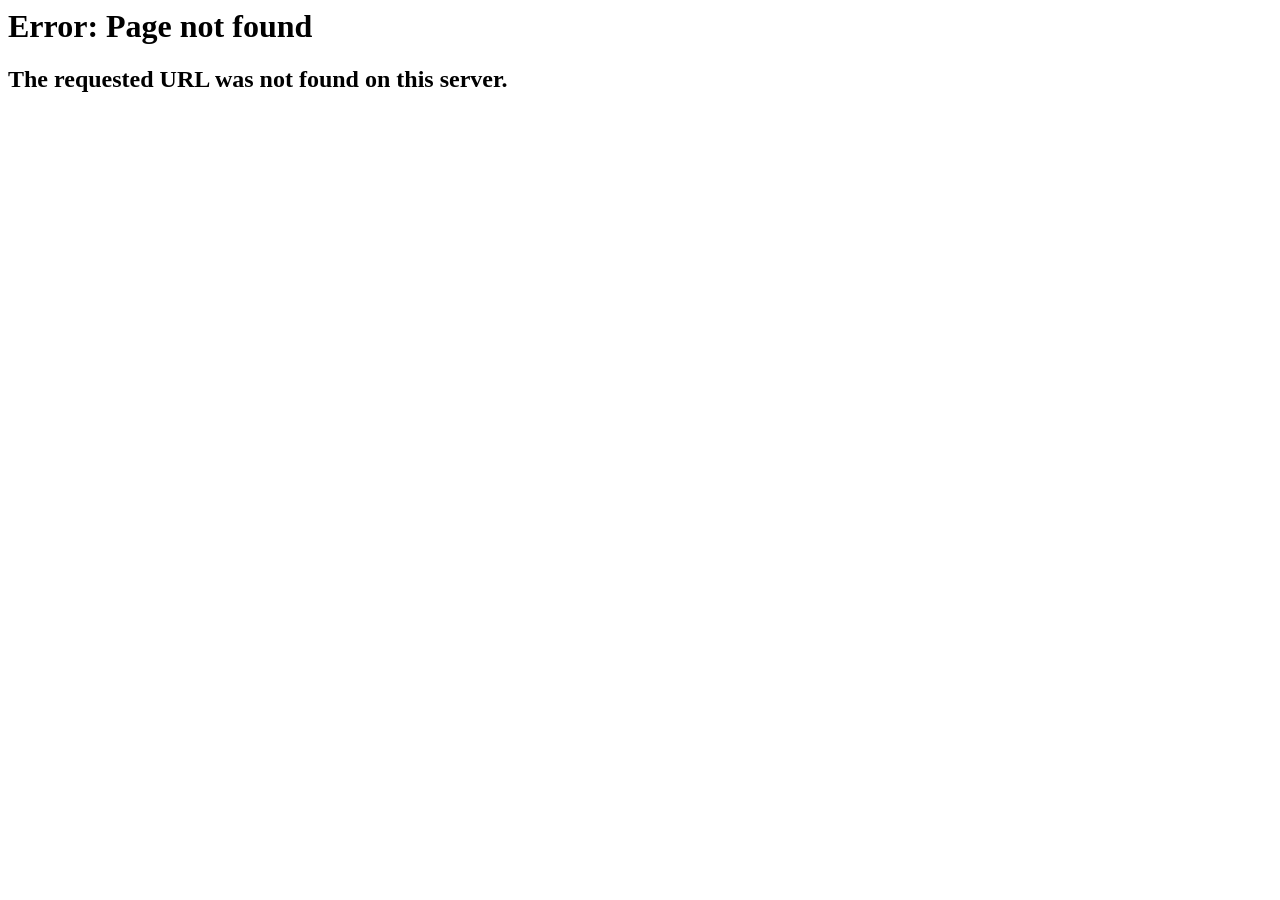
<file: old_index.html>
<html><head>
<meta http-equiv="content-type" content="text/html;charset=utf-8">
<title>404 Page not found</title>
</head>
<body text=#000000 bgcolor=#ffffff>
<h1>Error: Page not found</h1>
<h2>The requested URL was not found on this server.</h2>
<h2></h2>
</body></html>
</file>
<file: styles.css>
@import url('https://fonts.googleapis.com/css2?family=Outfit:wght@400;500;600;700;800;900&family=Plus+Jakarta+Sans:wght@400;500;600;700;800&display=swap');

:root {
  /* ==========================================================================
     goarxyz Core Palette: Matte Black + Bone White + Signature Vibrant Orange
     ========================================================================== */
  --bg: #09090b;
  --bg-secondary: #101014;
  --surface: #15151a;
  --surface-soft: #1b1b22;
  --surface-raised: #21212a;
  --surface-hover: #282834;
  
  /* Bone White Typography */
  --bone-white: #f7f6f2;
  --bone-muted: #c8c6bf;
  --bone-dim: #7e7d77;
  --text: var(--bone-white);
  --text-muted: var(--bone-muted);
  --text-dim: var(--bone-dim);
  
  /* Monochrome Line & Dividers */
  --line: #22222a;
  --line-strong: #32323e;
  --line-highlight: rgba(255, 102, 0, 0.4);
  
  /* Signature Pure Orange Accent */
  --accent: #ff6600;
  --accent-light: #ff7a18;
  --accent-bright: #ff8c33;
  --accent-dark: #e05500;
  --accent-glow: rgba(255, 102, 0, 0.35);
  --accent-soft: rgba(255, 102, 0, 0.12);
  --btn-primary: linear-gradient(135deg, #ff6600 0%, #e05500 100%);
  --btn-primary-hover: linear-gradient(135deg, #ff7a18 0%, #ff6600 100%);
  
  /* Bone & Dark Action Buttons */
  --btn-secondary: #181820;
  --btn-secondary-hover: #22222c;
  
  /* Elevation & Shadows */
  --shadow-sm: 0 4px 14px rgba(0, 0, 0, 0.4);
  --shadow-md: 0 8px 24px rgba(0, 0, 0, 0.55);
  --shadow-lg: 0 16px 36px rgba(0, 0, 0, 0.7);
  --shadow-orange: 0 4px 20px rgba(255, 102, 0, 0.3);
  
  /* Mathematical Radii */
  --radius-xl: 18px;
  --radius-lg: 14px;
  --radius-md: 10px;
  --radius-sm: 6px;
  --radius-pill: 999px;
  
  --max-width: 1440px;
  --font-display: 'Outfit', -apple-system, BlinkMacSystemFont, sans-serif;
  --font-ui: 'Plus Jakarta Sans', -apple-system, BlinkMacSystemFont, 'Segoe UI', Roboto, sans-serif;
}

* {
  box-sizing: border-box;
}

html {
  scroll-behavior: smooth;
  -webkit-text-size-adjust: 100%;
}

body {
  margin: 0;
  min-height: 100vh;
  background-color: var(--bg);
  background-image: 
    radial-gradient(circle at 50% 0%, rgba(255, 102, 0, 0.07) 0%, transparent 45%),
    radial-gradient(circle at 100% 100%, rgba(255, 255, 255, 0.02) 0%, transparent 50%);
  background-attachment: fixed;
  color: var(--text);
  font-family: var(--font-ui);
  overflow-x: hidden;
  -webkit-font-smoothing: antialiased;
}

a {
  color: inherit;
  text-decoration: none;
}

a:focus-visible,
button:focus-visible,
input:focus-visible {
  outline: 2px solid var(--accent);
  outline-offset: 2px;
}

img {
  display: block;
  width: 100%;
}

input,
button {
  font: inherit;
}

/* ==========================================================================
   goarxyz Site Header
   ========================================================================== */
.site-header {
  position: sticky;
  top: 0;
  z-index: 100;
  background: rgba(9, 9, 11, 0.92);
  border-bottom: 1px solid var(--line);
  backdrop-filter: blur(20px);
  -webkit-backdrop-filter: blur(20px);
  transition: border-color 0.2s ease;
}

.header-inner {
  display: flex;
  align-items: center;
  justify-content: space-between;
  gap: 20px;
  width: min(calc(100% - 40px), var(--max-width));
  margin: 0 auto;
  padding: 12px 0;
}

.brand {
  display: inline-flex;
  align-items: center;
  gap: 12px;
  min-height: 42px;
  flex-shrink: 0;
  cursor: pointer;
  transition: opacity 0.15s ease;
}

.brand:hover {
  opacity: 0.92;
}

.brand__logo-wrap {
  position: relative;
  width: 38px;
  height: 38px;
  border-radius: 10px;
  background: #15151a;
  border: 1px solid var(--line-strong);
  display: flex;
  align-items: center;
  justify-content: center;
  box-shadow: 0 4px 12px rgba(0, 0, 0, 0.6);
  flex-shrink: 0;
  overflow: hidden;
}

.brand__logo-wrap svg {
  width: 24px;
  height: 24px;
}

.brand__name {
  font-family: var(--font-display);
  font-size: 1.55rem;
  font-weight: 900;
  letter-spacing: -0.03em;
  color: var(--bone-white);
  display: flex;
  align-items: center;
  text-transform: lowercase;
}

.brand__name-xyz {
  color: var(--accent);
  margin-left: 1px;
}

.brand__name-dot {
  width: 6px;
  height: 6px;
  background: var(--accent);
  border-radius: 50%;
  display: inline-block;
  margin-left: 4px;
  box-shadow: 0 0 10px var(--accent);
}

/* Header Center Live Search */
.header-center {
  flex: 1;
  max-width: 540px;
  margin: 0 auto;
}

.search-form {
  position: relative;
  display: flex;
  align-items: center;
  width: 100%;
  background: var(--surface);
  border: 1px solid var(--line);
  border-radius: var(--radius-pill);
  padding: 4px 6px 4px 16px;
  box-shadow: 0 2px 8px rgba(0, 0, 0, 0.4);
  transition: all 0.2s cubic-bezier(0.4, 0, 0.2, 1);
}

.search-form:focus-within {
  border-color: var(--accent);
  box-shadow: 0 0 0 3px rgba(255, 102, 0, 0.2), 0 8px 24px rgba(0, 0, 0, 0.5);
  background: var(--surface-soft);
}

.search-icon {
  width: 18px;
  height: 18px;
  color: var(--bone-dim);
  flex-shrink: 0;
  margin-right: 10px;
  pointer-events: none;
}

.search-form input {
  flex: 1;
  min-height: 38px;
  border: 0;
  background: transparent;
  outline: none;
  color: var(--bone-white);
  font-size: 0.95rem;
  font-weight: 500;
  width: 100%;
}

.search-form input::placeholder {
  color: var(--bone-dim);
}

.search-kbd {
  display: inline-flex;
  align-items: center;
  justify-content: center;
  min-width: 22px;
  height: 22px;
  padding: 0 6px;
  background: rgba(255, 255, 255, 0.06);
  border: 1px solid rgba(255, 255, 255, 0.1);
  border-radius: 6px;
  color: var(--bone-dim);
  font-size: 0.72rem;
  font-family: monospace;
  font-weight: 700;
  margin-right: 8px;
  pointer-events: none;
}

.search-clear-btn {
  display: none;
  align-items: center;
  justify-content: center;
  width: 26px;
  height: 26px;
  background: rgba(255, 255, 255, 0.08);
  border: 0;
  border-radius: 50%;
  color: var(--bone-muted);
  cursor: pointer;
  font-size: 12px;
  margin-right: 6px;
  transition: all 0.15s ease;
}

.search-clear-btn:hover {
  background: rgba(255, 255, 255, 0.18);
  color: var(--bone-white);
}

.search-clear-btn.is-active {
  display: inline-flex;
}

.search-submit-btn {
  min-height: 36px;
  padding: 0 18px;
  border: 0;
  border-radius: var(--radius-pill);
  background: var(--btn-primary);
  color: #ffffff;
  font-family: var(--font-display);
  font-weight: 800;
  font-size: 0.88rem;
  letter-spacing: 0.02em;
  cursor: pointer;
  box-shadow: 0 3px 12px var(--accent-glow);
  transition: all 0.2s ease;
  white-space: nowrap;
}

.search-submit-btn:hover {
  background: var(--btn-primary-hover);
  box-shadow: 0 6px 18px rgba(255, 102, 0, 0.5);
  transform: translateY(-1px);
}

/* Header Right Actions */
.header-actions {
  display: flex;
  align-items: center;
  gap: 10px;
  flex-shrink: 0;
}

.header-btn {
  display: inline-flex;
  align-items: center;
  gap: 8px;
  padding: 8px 14px;
  border-radius: 20px;
  background: var(--surface);
  color: var(--bone-white);
  border: 1px solid var(--line);
  font-family: var(--font-display);
  font-weight: 700;
  font-size: 0.85rem;
  cursor: pointer;
  transition: all 0.2s ease;
  white-space: nowrap;
}

.header-btn:hover {
  background: var(--surface-soft);
  border-color: var(--line-strong);
  color: #ffffff;
  transform: translateY(-1px);
}

/* PWA Install Button */
.header-btn--pwa {
  background: var(--accent);
  border-color: var(--accent);
  color: #ffffff;
  box-shadow: 0 2px 12px var(--accent-glow);
}

.header-btn--pwa:hover {
  background: var(--accent-light);
  border-color: var(--accent-light);
  box-shadow: 0 4px 18px rgba(255, 102, 0, 0.55);
}

.header-btn--fav.is-active {
  background: var(--accent);
  color: #ffffff;
  border-color: var(--accent);
  box-shadow: 0 0 14px var(--accent-glow);
}

.fav-count-badge {
  display: inline-flex;
  align-items: center;
  justify-content: center;
  min-width: 18px;
  height: 18px;
  padding: 0 5px;
  border-radius: 999px;
  background: rgba(255, 255, 255, 0.18);
  font-size: 0.72rem;
  font-weight: 800;
}

/* ==========================================================================
   goarxyz Category Strip (Monochrome + Bone White with Orange Active State)
   ========================================================================== */
.category-strip {
  background: rgba(9, 9, 11, 0.92);
  border-bottom: 1px solid var(--line);
  position: sticky;
  top: 61px;
  z-index: 90;
  backdrop-filter: blur(20px);
  -webkit-backdrop-filter: blur(20px);
}

.category-strip__inner {
  display: flex;
  align-items: center;
  gap: 8px;
  width: min(calc(100% - 40px), var(--max-width));
  margin: 0 auto;
  padding: 10px 0;
  overflow-x: auto;
  scrollbar-width: none;
  -webkit-overflow-scrolling: touch;
}

.category-strip__inner::-webkit-scrollbar {
  display: none;
}





/* ==========================================================================
   Page Shell & Main Container
   ========================================================================== */
.page-shell {
  width: min(calc(100% - 40px), var(--max-width));
  margin: 0 auto;
  padding: 24px 0 60px;
}

.page-shell > section + section {
  margin-top: 36px;
}

/* ==========================================================================
   Spotlight Hero Banner (Matte Black, Bone White, Electric Orange Accent)
   ========================================================================== */
.hero-spotlight {
  position: relative;
  display: grid;
  grid-template-columns: 1.25fr 0.75fr;
  gap: 32px;
  padding: 32px 36px;
  background: var(--surface);
  border: 1px solid var(--line-strong);
  border-radius: var(--radius-xl);
  box-shadow: var(--shadow-lg), 0 0 30px rgba(0, 0, 0, 0.7);
  overflow: hidden;
}

.hero-spotlight::after {
  content: "";
  position: absolute;
  top: -40%;
  right: -20%;
  width: 450px;
  height: 450px;
  background: radial-gradient(circle, rgba(255, 102, 0, 0.12) 0%, transparent 70%);
  pointer-events: none;
}

.hero-content {
  position: relative;
  z-index: 2;
  display: flex;
  flex-direction: column;
  justify-content: center;
}

.hero-badge {
  display: inline-flex;
  align-items: center;
  gap: 8px;
  align-self: flex-start;
  padding: 5px 12px;
  border-radius: var(--radius-pill);
  background: var(--accent-soft);
  border: 1px solid rgba(255, 102, 0, 0.35);
  color: var(--accent);
  font-family: var(--font-display);
  font-size: 0.78rem;
  font-weight: 800;
  letter-spacing: 0.05em;
  text-transform: uppercase;
  margin-bottom: 14px;
}

.hero-title {
  font-family: var(--font-display);
  font-size: clamp(2.1rem, 3.8vw, 2.9rem);
  font-weight: 900;
  line-height: 1.08;
  color: var(--bone-white);
  margin: 0 0 14px;
  letter-spacing: -0.03em;
}

.hero-desc {
  color: var(--bone-muted);
  font-size: 1.02rem;
  line-height: 1.6;
  margin: 0 0 22px;
  max-width: 54ch;
}

.hero-meta {
  display: flex;
  flex-wrap: wrap;
  align-items: center;
  gap: 10px;
  margin-bottom: 24px;
}

.hero-rating {
  display: inline-flex;
  align-items: center;
  gap: 5px;
  background: rgba(255, 102, 0, 0.1);
  border: 1px solid rgba(255, 102, 0, 0.3);
  color: var(--accent);
  font-weight: 800;
  font-size: 0.85rem;
  padding: 4px 10px;
  border-radius: var(--radius-sm);
}

.hero-tag {
  background: var(--bg);
  border: 1px solid var(--line);
  color: var(--bone-dim);
  font-size: 0.8rem;
  font-weight: 700;
  padding: 4px 10px;
  border-radius: var(--radius-sm);
}

.hero-actions {
  display: flex;
  align-items: center;
  gap: 14px;
}

.hero-play-btn {
  display: inline-flex;
  align-items: center;
  gap: 10px;
  min-height: 48px;
  padding: 0 30px;
  border-radius: var(--radius-pill);
  background: var(--btn-primary);
  color: #ffffff;
  font-family: var(--font-display);
  font-size: 1.05rem;
  font-weight: 800;
  box-shadow: 0 4px 20px var(--accent-glow);
  transition: all 0.22s cubic-bezier(0.4, 0, 0.2, 1);
  cursor: pointer;
  border: 0;
}

.hero-play-btn:hover {
  background: var(--btn-primary-hover);
  transform: translateY(-2px);
  box-shadow: 0 8px 26px rgba(255, 102, 0, 0.55);
}

.hero-fav-btn {
  display: inline-flex;
  align-items: center;
  gap: 8px;
  min-height: 48px;
  padding: 0 20px;
  border-radius: var(--radius-pill);
  background: var(--surface-soft);
  border: 1px solid var(--line-strong);
  color: var(--bone-white);
  font-family: var(--font-display);
  font-size: 0.95rem;
  font-weight: 700;
  cursor: pointer;
  transition: all 0.2s ease;
}

.hero-fav-btn:hover {
  border-color: var(--accent);
  color: var(--accent);
  background: var(--accent-soft);
}

.hero-fav-btn.is-active {
  background: var(--accent);
  border-color: var(--accent);
  color: #ffffff;
}

.hero-visual {
  position: relative;
  z-index: 2;
  display: flex;
  flex-direction: column;
  gap: 14px;
  justify-content: center;
}

.hero-main-card {
  position: relative;
  border-radius: var(--radius-lg);
  overflow: hidden;
  box-shadow: 0 12px 30px rgba(0, 0, 0, 0.6);
  border: 1px solid var(--line-strong);
  transition: transform 0.25s ease, border-color 0.25s ease;
}

.hero-main-card:hover {
  transform: scale(1.02);
  border-color: var(--accent);
}

.hero-main-card img {
  width: 100%;
  height: 210px;
  object-fit: cover;
}

.hero-main-card-overlay {
  position: absolute;
  inset: 0;
  background: linear-gradient(180deg, transparent 40%, rgba(9, 9, 11, 0.95) 100%);
  display: flex;
  align-items: flex-end;
  padding: 16px;
}

.hero-trending-row {
  display: grid;
  grid-template-columns: repeat(3, 1fr);
  gap: 10px;
}

.hero-mini-card {
  display: flex;
  flex-direction: column;
  background: var(--bg-secondary);
  border: 1px solid var(--line);
  border-radius: var(--radius-md);
  overflow: hidden;
  transition: all 0.2s ease;
}

.hero-mini-card:hover {
  border-color: var(--accent);
  transform: translateY(-2px);
}

.hero-mini-card img {
  height: 68px;
  object-fit: cover;
}

.hero-mini-card span {
  font-size: 0.76rem;
  font-weight: 700;
  padding: 6px 8px;
  white-space: nowrap;
  overflow: hidden;
  text-overflow: ellipsis;
  color: var(--bone-white);
}

/* ==========================================================================
   Catalog Section & Header
   ========================================================================== */
.games-section {
  position: relative;
}

.section-heading {
  display: flex;
  align-items: flex-end;
  justify-content: space-between;
  margin-bottom: 20px;
  border-bottom: 1px solid var(--line);
  padding-bottom: 14px;
}

.section-heading h2 {
  font-family: var(--font-display);
  font-size: 1.65rem;
  font-weight: 800;
  letter-spacing: -0.02em;
  color: var(--bone-white);
  margin: 0;
  display: flex;
  align-items: center;
  gap: 10px;
}

.section-heading p {
  color: var(--bone-dim);
  font-size: 0.95rem;
  margin: 6px 0 0;
}

.catalog-stats-pill {
  font-size: 0.8rem;
  font-weight: 800;
  color: var(--accent);
  background: var(--accent-soft);
  border: 1px solid rgba(255, 102, 0, 0.3);
  padding: 4px 12px;
  border-radius: var(--radius-pill);
}

/* ==========================================================================
   Category Showcase List & Carousels
   ========================================================================== */
.category-showcase-list {
  display: grid;
  gap: 36px;
}

.category-showcase {
  background: var(--surface);
  border: 1px solid var(--line);
  border-radius: var(--radius-xl);
  padding: 24px;
  box-shadow: var(--shadow-md);
  transition: border-color 0.2s ease;
}

.category-showcase:hover {
  border-color: var(--line-strong);
}

.category-showcase__header {
  display: flex;
  align-items: center;
  justify-content: space-between;
  gap: 16px;
  margin-bottom: 18px;
}

.category-showcase__header h3 {
  font-family: var(--font-display);
  font-size: 1.45rem;
  font-weight: 800;
  letter-spacing: -0.02em;
  color: var(--bone-white);
  margin: 0;
  display: flex;
  align-items: center;
  gap: 8px;
}

.category-showcase__header p {
  color: var(--bone-dim);
  font-size: 0.88rem;
  margin: 4px 0 0;
}

.category-showcase__cta {
  display: inline-flex;
  align-items: center;
  gap: 6px;
  min-height: 36px;
  padding: 0 16px;
  border-radius: var(--radius-pill);
  background: var(--surface-soft);
  border: 1px solid var(--line-strong);
  color: var(--bone-white);
  font-family: var(--font-display);
  font-size: 0.85rem;
  font-weight: 700;
  white-space: nowrap;
  transition: all 0.2s ease;
}

.category-showcase__cta:hover {
  background: var(--accent-soft);
  border-color: var(--accent);
  color: var(--accent);
}

.category-showcase__viewport {
  overflow: hidden;
  width: 100%;
}

.category-showcase__track {
  display: flex;
  width: 100%;
  transition: transform 280ms cubic-bezier(0.4, 0, 0.2, 1);
  will-change: transform;
}

.category-showcase__page {
  flex: 0 0 100%;
  width: 100%;
  min-width: 100%;
}

/* Controls / Pager */
.category-showcase__controls {
  display: flex;
  align-items: center;
  justify-content: space-between;
  margin-top: 18px;
  padding-top: 14px;
  border-top: 1px solid rgba(255, 255, 255, 0.04);
}

.category-showcase__pager {
  display: flex;
  align-items: center;
  gap: 8px;
}

.category-showcase__nav {
  display: inline-flex;
  align-items: center;
  justify-content: center;
  width: 36px;
  height: 36px;
  border-radius: 50%;
  background: var(--surface-soft);
  border: 1px solid var(--line-strong);
  color: var(--bone-white);
  cursor: pointer;
  font-size: 1rem;
  font-weight: 800;
  transition: all 0.18s ease;
}

.category-showcase__nav:hover:not(:disabled) {
  background: var(--accent);
  border-color: var(--accent);
  color: #ffffff;
  transform: scale(1.05);
}

.category-showcase__nav:disabled {
  opacity: 0.3;
  cursor: not-allowed;
}

.category-showcase__status {
  font-family: var(--font-display);
  font-size: 0.86rem;
  font-weight: 700;
  color: var(--bone-dim);
}

.category-showcase__mobile-link {
  display: none;
}

/* ==========================================================================
   goarxyz Game Cards & Grid (Matte Black, Bone White, Pure Orange Hover)
   ========================================================================== */
.game-grid {
  display: grid;
  grid-template-columns: repeat(auto-fill, minmax(215px, 1fr));
  gap: 16px;
}


/* Play Badge Overlay */

/* Heart Favorite Button on Card */

/* ==========================================================================
   Search Mode & Empty States
   ========================================================================== */
.category-showcase.is-search-mode .category-showcase__track {
  display: block;
  transform: none !important;
}

.category-showcase.is-search-mode .category-showcase__page {
  min-width: 0;
}

.category-showcase.is-search-mode .category-showcase__page + .category-showcase__page {
  margin-top: 16px;
}

.category-showcase.is-search-mode .category-showcase__controls {
  display: none;
}

.empty-state {
  text-align: center;
  padding: 60px 24px;
  background: var(--surface);
  border: 1px solid var(--line);
  border-radius: var(--radius-xl);
  color: var(--bone-muted);
  font-size: 1.05rem;
  line-height: 1.6;
  margin: 30px 0;
}

.empty-state h3 {
  font-family: var(--font-display);
  font-size: 1.6rem;
  font-weight: 800;
  color: var(--bone-white);
  margin: 0 0 10px;
}

/* ==========================================================================
   Content Sections, FAQ, and Footer
   ========================================================================== */
.intro-panel,
.content-section,
.faq-section {
  background: var(--surface);
  border: 1px solid var(--line);
  border-radius: var(--radius-xl);
  padding: 30px;
  box-shadow: var(--shadow-md);
}

.intro-panel h1 {
  font-family: var(--font-display);
  font-size: clamp(2rem, 3.5vw, 2.5rem);
  font-weight: 900;
  letter-spacing: -0.02em;
  color: var(--bone-white);
  margin: 0;
}

.intro-panel p {
  color: var(--bone-muted);
  font-size: 1.05rem;
  line-height: 1.7;
  max-width: 70ch;
  margin: 12px 0 0;
}

.intro-stats {
  display: flex;
  flex-wrap: wrap;
  gap: 14px;
  margin-top: 22px;
}

.intro-stat {
  min-width: 140px;
  padding: 14px 18px;
  border-radius: var(--radius-md);
  background: var(--surface-soft);
  border: 1px solid var(--line-strong);
}

.intro-stat span {
  display: block;
  color: var(--bone-dim);
  font-size: 0.8rem;
  font-weight: 700;
  text-transform: uppercase;
  letter-spacing: 0.05em;
}

.intro-stat strong {
  display: block;
  margin-top: 6px;
  font-family: var(--font-display);
  font-size: 1.6rem;
  font-weight: 900;
  color: var(--bone-white);
}

.faq-list {
  display: grid;
  gap: 12px;
  margin-top: 20px;
}

.faq-item {
  border: 1px solid var(--line);
  border-radius: var(--radius-md);
  background: var(--surface-soft);
  overflow: hidden;
}

.faq-item summary {
  padding: 16px 20px;
  font-family: var(--font-display);
  font-weight: 700;
  font-size: 1.05rem;
  cursor: pointer;
  color: var(--bone-white);
  list-style: none;
  display: flex;
  align-items: center;
  justify-content: space-between;
}

.faq-item summary::-webkit-details-marker {
  display: none;
}

.faq-item summary::after {
  content: "↓";
  font-size: 1rem;
  color: var(--accent);
  transition: transform 0.2s ease;
}

.faq-item[open] summary::after {
  transform: rotate(180deg);
}

.faq-item__body {
  padding: 0 20px 18px;
  color: var(--bone-muted);
  font-size: 0.95rem;
  line-height: 1.65;
}

/* Site Footer */
.site-footer {
  border-top: 1px solid var(--line);
  background: var(--bg-secondary);
  padding: 36px 0;
  margin-top: 60px;
}

.site-footer__inner {
  display: flex;
  align-items: center;
  justify-content: space-between;
  gap: 20px;
  width: min(calc(100% - 40px), var(--max-width));
  margin: 0 auto;
}

.site-footer__left p {
  color: var(--bone-dim);
  font-size: 0.88rem;
  margin: 0;
}

.site-footer__links {
  display: flex;
  flex-wrap: wrap;
  gap: 18px;
}

.site-footer__links a {
  color: var(--bone-muted);
  font-size: 0.88rem;
  font-weight: 600;
  transition: color 0.15s ease;
}

.site-footer__links a:hover {
  color: var(--accent);
}

/* ==========================================================================
   PWA iOS Modal & Installation Banner
   ========================================================================== */
.pwa-modal-backdrop {
  position: fixed;
  inset: 0;
  background: rgba(0, 0, 0, 0.75);
  backdrop-filter: blur(8px);
  z-index: 1000;
  display: flex;
  align-items: center;
  justify-content: center;
  padding: 20px;
  opacity: 0;
  pointer-events: none;
  transition: opacity 0.25s ease;
}

.pwa-modal-backdrop.is-open {
  opacity: 1;
  pointer-events: auto;
}

.pwa-modal {
  background: var(--surface);
  border: 1px solid var(--line-strong);
  border-radius: var(--radius-xl);
  max-width: 440px;
  width: 100%;
  padding: 28px;
  box-shadow: var(--shadow-lg);
  position: relative;
}

.pwa-modal__close {
  position: absolute;
  top: 16px;
  right: 16px;
  background: var(--surface-soft);
  border: 1px solid var(--line);
  color: var(--bone-muted);
  width: 32px;
  height: 32px;
  border-radius: 50%;
  cursor: pointer;
  display: flex;
  align-items: center;
  justify-content: center;
}

.pwa-modal__header {
  display: flex;
  align-items: center;
  gap: 14px;
  margin-bottom: 20px;
}

.pwa-modal__icon {
  width: 48px;
  height: 48px;
  border-radius: 12px;
  overflow: hidden;
}

.pwa-modal__title {
  margin: 0;
  font-family: var(--font-display);
  font-size: 1.3rem;
  font-weight: 800;
  color: var(--bone-white);
}

.pwa-modal__steps {
  list-style: none;
  padding: 0;
  margin: 0 0 20px;
  display: grid;
  gap: 12px;
}

.pwa-modal__steps li {
  display: flex;
  align-items: flex-start;
  gap: 12px;
  font-size: 0.95rem;
  color: var(--bone-muted);
  line-height: 1.5;
}

.pwa-modal__step-num {
  display: flex;
  align-items: center;
  justify-content: center;
  width: 24px;
  height: 24px;
  border-radius: 50%;
  background: var(--accent-soft);
  border: 1px solid rgba(255, 102, 0, 0.3);
  color: var(--accent);
  font-weight: 800;
  font-size: 0.8rem;
  flex-shrink: 0;
  margin-top: 2px;
}

.pwa-modal__btn {
  width: 100%;
  height: 44px;
  border-radius: var(--radius-pill);
  background: var(--accent);
  color: #ffffff;
  border: 0;
  font-weight: 800;
  font-size: 0.95rem;
  cursor: pointer;
  transition: all 0.2s ease;
}

.pwa-modal__btn:hover {
  background: var(--accent-light);
}

/* ==========================================================================
   Responsive Layout
   ========================================================================== */
@media (max-width: 960px) {
  .hero-spotlight {
    grid-template-columns: 1fr;
    padding: 24px;
    gap: 20px;
  }
  
  .hero-visual {
    order: -1;
  }
  
  .hero-main-card img {
    height: 180px;
  }
  
  .game-grid {
    grid-template-columns: repeat(auto-fill, minmax(180px, 1fr));
    gap: 12px;
  }
}

@media (max-width: 640px) {
  .header-inner {
    flex-wrap: wrap;
    gap: 12px;
  }
  
  .header-center {
    order: 3;
    max-width: 100%;
    width: 100%;
  }
  
  .hero-spotlight {
    padding: 18px;
  }
  
  .hero-title {
    font-size: 1.65rem;
  }
  
  .hero-actions {
    flex-direction: column;
    align-items: stretch;
  }
  
  .hero-play-btn,
  .hero-fav-btn {
    justify-content: center;
    width: 100%;
  }
  
  .game-grid {
    grid-template-columns: repeat(2, 1fr);
    gap: 10px;
  }
  
  .game-card__image {
    height: 110px;
  }
  
  .category-showcase {
    padding: 16px;
  }
  
  .category-showcase__header {
    flex-direction: column;
    align-items: flex-start;
  }
}

/* ==========================================================================
   goarxyz Poki-Style Bento Grid
   ========================================================================== */
.game-grid {
  display: grid;
  grid-template-columns: repeat(auto-fill, minmax(130px, 1fr));
  grid-auto-rows: 130px;
  gap: 12px;
  grid-auto-flow: dense;
}

@media (min-width: 768px) {
  .game-grid {
    grid-template-columns: repeat(auto-fill, minmax(145px, 1fr));
    grid-auto-rows: 145px;
    gap: 16px;
  }
}



.game-card:hover {
  transform: scale(1.05);
  box-shadow: 0 10px 20px rgba(0, 0, 0, 0.4), 0 0 0 2px var(--accent);
  z-index: 10;
}

.game-card__link {
  width: 100%;
  height: 100%;
  display: block;
  position: relative;
}

.game-card__link img {
  width: 100%;
  height: 100%;
  object-fit: cover;
  transition: transform 0.3s ease;
}





.game-card:hover 

/* Variable Spanning for Bento Look */




/* Minimalist Favorite Button */
.game-card__fav-btn {
  position: absolute;
  top: 8px;
  right: 8px;
  width: 32px;
  height: 32px;
  border-radius: 50%;
  background: rgba(0, 0, 0, 0.6);
  border: 1px solid rgba(255, 255, 255, 0.1);
  color: var(--bone-white);
  display: flex;
  align-items: center;
  justify-content: center;
  cursor: pointer;
  z-index: 5;
  opacity: 0;
  transition: all 0.2s ease;
  backdrop-filter: blur(4px);
}
.game-card:hover .game-card__fav-btn {
  opacity: 1;
}
.game-card__fav-btn:hover {
  background: rgba(0, 0, 0, 0.9);
  border-color: var(--accent);
  color: var(--accent);
}
.game-card__fav-btn.is-active {
  background: var(--accent);
  border-color: var(--accent);
  color: #fff;
  opacity: 1;
}

/* Impulsive Play Badge */
.game-card__link::after {
  content: "▶ PLAY";
  position: absolute;
  top: 50%;
  left: 50%;
  transform: translate(-50%, -50%) scale(0.8);
  background: var(--accent);
  color: #fff;
  padding: 8px 20px;
  border-radius: 30px;
  font-weight: 900;
  font-family: var(--font-display);
  font-size: 0.9rem;
  letter-spacing: 0.5px;
  opacity: 0;
  transition: all 0.25s cubic-bezier(0.34, 1.56, 0.64, 1);
  box-shadow: 0 4px 12px rgba(255, 102, 0, 0.4);
  pointer-events: none;
  z-index: 20;
}
.game-card:hover .game-card__link::after {
  opacity: 1;
  transform: translate(-50%, -50%) scale(1);
}

@keyframes bentoPop {
  0% { opacity: 0; transform: scale(0.95) translateY(10px); }
  100% { opacity: 1; transform: scale(1) translateY(0); }
}
.game-card {
  animation: bentoPop 0.4s cubic-bezier(0.2, 0.8, 0.2, 1) both;
}

.header-btn svg { width: 16px; height: 16px; }
.header-btn:hover { background: var(--bone-dim); color: var(--bg); border-color: var(--bone-dim); transform: translateY(-2px); }
.header-btn.is-active { background: var(--accent); border-color: var(--accent); color: #fff; }

.theater-btn:hover { background: var(--bone-dim); color: var(--bg); border-color: var(--bone-dim); }
.theater-btn.is-active { background: var(--accent); color: #fff; border-color: var(--accent); }

/* FEATURED CAROUSEL */
.featured-carousel-section {
  width: min(calc(100% - 40px), var(--max-width));
  margin: 24px auto 32px;
  overflow: hidden;
}
.carousel-header {
  margin-bottom: 16px;
}
.carousel-title {
  font-family: var(--font-display);
  font-size: 1.5rem;
  font-weight: 800;
  color: var(--bone-white);
  margin: 0;
}
.carousel-track-container {
  width: 100%;
  overflow-x: auto;
  scrollbar-width: none;
  -webkit-overflow-scrolling: touch;
  scroll-snap-type: x mandatory;
}
.carousel-track-container::-webkit-scrollbar { display: none; }
.carousel-track {
  display: flex;
  gap: 16px;
  padding-bottom: 16px;
}
.featured-card {
  flex: 0 0 280px;
  max-width: 320px;
  min-width: 260px;
  border-radius: 20px;
  overflow: hidden;
  position: relative;
  scroll-snap-align: start;
  cursor: pointer;
  transition: transform 0.25s cubic-bezier(0.16, 1, 0.3, 1), box-shadow 0.25s ease;
  background: var(--surface);
  border: 1px solid var(--line);
  display: flex;
  flex-direction: column;
}
@media (min-width: 768px) {
  .featured-card { flex: 0 0 320px; max-width: 340px; }
}
.featured-card__bg {
  position: absolute;
  inset: 0;
  z-index: 0;
  opacity: 0.85;
  transition: opacity 0.3s ease;
}
.featured-card:hover .featured-card__bg {
  opacity: 1;
}
.featured-card__content {
  position: relative;
  z-index: 1;
  padding: 20px;
  display: flex;
  flex-direction: column;
  height: 100%;
  justify-content: flex-end;
  min-height: 150px;
}
.featured-card__tag {
  display: inline-block;
  align-self: flex-start;
  font-size: 0.72rem;
  font-weight: 700;
  color: var(--brand-orange);
  text-transform: uppercase;
  letter-spacing: 0.05em;
  margin-bottom: 6px;
  background: rgba(255, 102, 0, 0.12);
  padding: 3px 8px;
  border-radius: 9999px;
  border: 1px solid rgba(255, 102, 0, 0.25);
}
.featured-card__title {
  font-size: 1.1rem;
  font-weight: 700;
  color: var(--bone-white);
  margin: 0 0 4px 0;
  line-height: 1.3;
}
.featured-card__desc {
  font-size: 0.8rem;
  color: var(--text-dim);
  margin: 0 0 12px 0;
  line-height: 1.4;
}
.featured-card .featured-play-btn,
.featured-card .featured-anime-play {
  align-self: flex-start;
  padding: 6px 14px;
  font-size: 0.8rem;
  font-weight: 700;
  border-radius: 9999px;
  background: var(--brand-orange);
  color: #000;
  border: none;
  cursor: pointer;
  transition: all 0.2s;
}
.featured-card .featured-play-btn:hover,
.featured-card .featured-anime-play:hover {
  transform: scale(1.04);
  background: #ff7a1a;
}
.featured-card img {
  width: 100%;
  height: 100%;
  object-fit: cover;
  transition: transform 0.4s ease;
}
.featured-card__info {
  position: absolute;
  bottom: 0; left: 0; right: 0;
  padding: 30px 16px 16px;
  background: linear-gradient(0deg, rgba(0,0,0,0.95) 0%, transparent 100%);
  display: flex;
  justify-content: space-between;
  align-items: flex-end;
}
.featured-card__info h3 {
  margin: 0;
  font-family: var(--font-display);
  font-size: 1.25rem;
  font-weight: 800;
  color: var(--bone-white);
}
.featured-card__play {
  background: var(--accent);
  color: #fff;
  padding: 6px 14px;
  border-radius: 20px;
  font-family: var(--font-display);
  font-weight: 900;
  font-size: 0.8rem;
}
.featured-card:hover {
  transform: translateY(-4px);
  box-shadow: 0 10px 24px rgba(0,0,0,0.5);
  border-color: rgba(255, 102, 0, 0.4);
}
.featured-card:hover img {
  transform: scale(1.05);
}

/* SCROLL TO TOP BUTTON */
.scroll-top-btn {
  position: fixed;
  bottom: 30px;
  right: 30px;
  width: 50px;
  height: 50px;
  border-radius: 50%;
  background: var(--accent);
  color: #fff;
  border: none;
  display: flex;
  align-items: center;
  justify-content: center;
  cursor: pointer;
  z-index: 1000;
  opacity: 0;
  pointer-events: none;
  transform: translateY(20px);
  transition: all 0.3s cubic-bezier(0.34, 1.56, 0.64, 1);
  box-shadow: 0 4px 15px rgba(255, 102, 0, 0.4);
}
.scroll-top-btn.is-visible {
  opacity: 1;
  pointer-events: auto;
  transform: translateY(0);
}
.scroll-top-btn svg {
  width: 24px;
  height: 24px;
}
.scroll-top-btn:hover {
  transform: translateY(-5px);
  background: #ff7722;
}

/* SEARCH SUGGESTIONS */
.search-form {
  position: relative;
}
.search-suggestions-list {
  position: absolute;
  top: 100%;
  left: 0;
  right: 0;
  margin-top: 8px;
  background: rgba(9, 9, 11, 0.95);
  backdrop-filter: blur(20px);
  border: 1px solid var(--line);
  border-radius: var(--radius-md);
  list-style: none;
  padding: 0;
  max-height: 300px;
  overflow-y: auto;
  display: none;
  z-index: 200;
  box-shadow: 0 10px 40px rgba(0,0,0,0.8);
}
.search-suggestions-list.is-active {
  display: block;
}
.search-suggestion-item {
  display: flex;
  align-items: center;
  padding: 10px 14px;
  gap: 12px;
  cursor: pointer;
  border-bottom: 1px solid var(--line);
  transition: background 0.2s;
}
.search-suggestion-item:last-child {
  border-bottom: none;
}
.search-suggestion-item:hover, .search-suggestion-item.is-selected {
  background: var(--surface);
}
.search-suggestion-img {
  width: 40px;
  height: 40px;
  border-radius: 8px;
  object-fit: cover;
  background: var(--bone-dim);
}
.search-suggestion-info {
  display: flex;
  flex-direction: column;
}
.search-suggestion-title {
  font-family: var(--font-display);
  font-weight: 700;
  font-size: 0.9rem;
  color: var(--bone-white);
}
.search-suggestion-cat {
  font-size: 0.75rem;
  color: var(--text-dim);
  text-transform: capitalize;
}

/* Layout Architecture */
body {
  display: flex;
  flex-direction: column;
}
.app-container {
  display: flex;
  flex-direction: row;
  min-height: 100vh;
  width: 100%;
}
.sidebar {
  display: none;
  width: 240px;
  background: var(--bg);
  border-right: 1px solid var(--line);
  position: sticky;
  top: 61px;
  height: calc(100vh - 61px);
  padding: 24px 16px;
  flex-direction: column;
  gap: 8px;
  overflow-y: auto;
}
@media (min-width: 900px) {
  .sidebar { display: flex; }
  .bottom-nav { display: none !important; }
}

.nav-item {
  display: flex;
  align-items: center;
  gap: 16px;
  padding: 12px 16px;
  border-radius: var(--radius-md);
  color: var(--bone-dim);
  text-decoration: none;
  font-family: var(--font-display);
  font-weight: 700;
  font-size: 1rem;
  transition: all 0.2s ease;
}
.nav-item svg { width: 24px; height: 24px; }
.nav-item:hover, .nav-item.is-active {
  background: var(--surface);
  color: var(--accent);
}

.main-content {
  flex: 1;
  min-width: 0;
  padding-bottom: 80px; /* space for bottom nav on mobile */
}
@media (min-width: 900px) {
  .main-content { padding-bottom: 40px; }
}

/* Bottom Nav (Mobile) */
.bottom-nav {
  display: flex;
  position: fixed;
  bottom: 0;
  left: 0;
  right: 0;
  height: 64px;
  background: rgba(9, 9, 11, 0.95);
  backdrop-filter: blur(20px);
  border-top: 1px solid var(--line);
  z-index: 100;
  justify-content: space-around;
  align-items: center;
  padding-bottom: env(safe-area-inset-bottom);
}
.bottom-nav-item {
  display: flex;
  flex-direction: column;
  align-items: center;
  gap: 4px;
  color: var(--bone-dim);
  text-decoration: none;
  font-family: var(--font-body);
  font-size: 0.7rem;
  font-weight: 600;
}
.bottom-nav-item svg { width: 22px; height: 22px; }
.bottom-nav-item.is-active { color: var(--accent); }

/* Game Cards (GameSnacks Style) */
.game-grid {
  display: grid;
  grid-template-columns: repeat(auto-fill, minmax(130px, 1fr));
  gap: 16px;
  padding: 0 16px;
}
@media (min-width: 600px) {
  .game-grid { grid-template-columns: repeat(auto-fill, minmax(160px, 1fr)); gap: 24px; padding: 0 24px; }
}
.game-card {
  background: transparent;
  border-radius: 0;
  overflow: visible;
  position: relative;
  transition: transform 0.2s ease;
  opacity: 0; animation: fadeUpIn 0.6s cubic-bezier(0.2, 0.8, 0.2, 1) forwards;
}
.game-card:hover {
  transform: translateY(-4px);
}
.game-card__link {
  display: flex;
  flex-direction: column;
  text-decoration: none;
  height: 100%;
}
.game-card__img-wrap {
  width: 100%;
  aspect-ratio: 1 / 1;
  border-radius: 20px;
  overflow: hidden;
  position: relative;
  box-shadow: 0 4px 12px rgba(0,0,0,0.3);
  background: var(--surface);
}
.game-card__img-wrap img {
  width: 100%;
  height: 100%;
  object-fit: cover;
  transition: transform 0.3s ease;
}
.game-card:hover .game-card__img-wrap img {
  transform: scale(1.05);
}
.game-card__info {
  padding: 10px 4px 0;
  text-align: left;
  background: transparent !important;
  position: static !important;
  transform: none !important;
  opacity: 1 !important;
}
.game-card__info h3 {
  color: var(--bone-white);
  font-family: var(--font-display);
  font-size: 0.95rem;
  font-weight: 700;
  margin: 0 0 2px 0;
  text-shadow: none !important;
  white-space: nowrap;
  overflow: hidden;
  text-overflow: ellipsis;
}
.game-card__cat {
  color: var(--text-dim);
  font-family: var(--font-body);
  font-size: 0.8rem;
  text-transform: capitalize;
  margin: 0;
}

/* Remove Impulsive Play Badge */
.game-card__link::after { display: none !important; }

/* Adjust Header */
.site-header { position: sticky; top: 0; }
.header-actions { display: flex; gap: 12px; }
.header-inner { max-width: 100%; padding: 12px 24px; }

/* Refined Featured Section */
.featured-carousel-section { width: 100%; margin: 0; padding: 24px 16px; }
@media (min-width: 600px) { .featured-carousel-section { padding: 32px 24px; } }
.carousel-title { font-size: 1.25rem; margin-bottom: 16px; }
.featured-card { 
  border-radius: 20px; 
}

.game-card__fav-btn {
  position: absolute;
  top: 8px;
  right: 8px;
  background: rgba(0,0,0,0.5);
  backdrop-filter: blur(4px);
  border: none;
  border-radius: 50%;
  width: 32px;
  height: 32px;
  display: flex;
  align-items: center;
  justify-content: center;
  cursor: pointer;
  opacity: 0;
  transition: all 0.2s;
  z-index: 10;
  font-size: 14px;
}
.game-card:hover .game-card__fav-btn, .game-card__fav-btn.is-active {
  opacity: 1;
}
.game-card__fav-btn:hover {
  transform: scale(1.1);
  background: rgba(0,0,0,0.8);
}


/* MISSING IMAGE FALLBACKS */
.game-card__img-wrap img {
  text-indent: -9999px; /* Hide alt text */
  background: var(--surface) url('data:image/svg+xml;utf8,<svg xmlns="http://www.w3.org/2000/svg" viewBox="0 0 512 512" width="48" height="48" fill="none" stroke="%23ff6600" stroke-width="40" stroke-linecap="square"><path d="M 370 80 L 190 80 L 80 190 L 80 322 L 190 432 L 340 432 L 430 342 L 430 256 L 310 256"></path><polygon points="280,200 280,312 180,256" fill="%23ff6600" stroke="none"></polygon></svg>') no-repeat center center;
}

/* SIDE DRAWER (Transparent Glassmorphic) */
.side-drawer {
  position: fixed;
  top: 0; left: 0; right: 0; bottom: 0;
  z-index: 9999;
  pointer-events: none;
  visibility: hidden;
}
.side-drawer.is-open {
  pointer-events: auto;
  visibility: visible;
}
.side-drawer-overlay {
  position: absolute;
  inset: 0;
  background: rgba(0,0,0,0.6);
  opacity: 0;
  transition: opacity 0.3s ease;
}
.side-drawer.is-open .side-drawer-overlay {
  opacity: 1;
}
.side-drawer-content {
  position: absolute;
  top: 0; left: 0; bottom: 0;
  width: 80%;
  max-width: 320px;
  background: rgba(9, 9, 11, 0.7);
  backdrop-filter: blur(24px);
  border-right: 1px solid var(--line);
  transform: translateX(-100%);
  transition: transform 0.4s cubic-bezier(0.2, 0.8, 0.2, 1);
  display: flex;
  flex-direction: column;
}
.side-drawer.is-open .side-drawer-content {
  transform: translateX(0);
}
.side-drawer-header {
  padding: 20px 24px;
  display: flex;
  align-items: center;
  justify-content: space-between;
  border-bottom: 1px solid var(--line);
}
.btn-close-drawer {
  background: none;
  border: none;
  color: var(--bone-dim);
  cursor: pointer;
  padding: 8px;
  border-radius: 50%;
  transition: background 0.2s, color 0.2s;
}
.btn-close-drawer:hover {
  background: var(--surface);
  color: var(--bone-white);
}
.btn-close-drawer svg { width: 24px; height: 24px; }
.side-drawer-body {
  flex: 1;
  overflow-y: auto;
  padding: 24px;
  display: flex;
  flex-direction: column;
  gap: 32px;
}
.drawer-nav {
  display: flex;
  flex-direction: column;
  gap: 12px;
}
.drawer-nav-item {
  display: flex;
  align-items: center;
  gap: 16px;
  padding: 12px 16px;
  color: var(--bone-white);
  text-decoration: none;
  font-family: var(--font-display);
  font-weight: 700;
  font-size: 1.1rem;
  border-radius: var(--radius-md);
  transition: background 0.2s;
}
.drawer-nav-item svg { width: 22px; height: 22px; color: var(--accent); }
.drawer-nav-item:hover {
  background: var(--surface);
}
.drawer-section-title {
  font-family: var(--font-display);
  font-size: 0.9rem;
  color: var(--bone-dim);
  text-transform: uppercase;
  letter-spacing: 0.05em;
  margin-bottom: 16px;
}
.drawer-recent-list {
  display: flex;
  flex-direction: column;
  gap: 12px;
}
.recent-game-item {
  display: flex;
  align-items: center;
  gap: 12px;
  text-decoration: none;
  color: var(--bone-white);
  padding: 8px;
  border-radius: var(--radius-sm);
  transition: background 0.2s;
}
.recent-game-item:hover {
  background: var(--surface);
}
.recent-game-item img {
  width: 48px;
  height: 48px;
  border-radius: 12px;
  object-fit: cover;
  background: var(--surface);
}
.recent-game-item span {
  font-family: var(--font-display);
  font-weight: 700;
  font-size: 0.95rem;
}

/* BRANDED GAME OVERLAY */
.game-brand-overlay {
  position: absolute;
  inset: 0;
  background: rgba(9, 9, 11, 0.85);
  backdrop-filter: blur(20px);
  z-index: 50;
  display: flex;
  flex-direction: column;
  align-items: center;
  justify-content: center;
  transition: opacity 0.5s ease, visibility 0.5s;
}
.game-brand-overlay.is-hidden {
  opacity: 0;
  visibility: hidden;
  pointer-events: none;
}
.overlay-brand {
  display: flex;
  flex-direction: column;
  align-items: center;
  gap: 24px;
  margin-bottom: 40px;
  animation: floatOverlay 3s ease-in-out infinite;
}
.overlay-game-icon {
  width: 120px;
  height: 120px;
  border-radius: var(--radius-lg);
  object-fit: cover;
  box-shadow: 0 10px 30px rgba(0, 0, 0, 0.5), 0 0 20px rgba(255, 102, 0, 0.4);
  border: 2px solid var(--accent);
}
.overlay-logo {
  width: 80px;
  height: 80px;
  filter: drop-shadow(0 0 20px rgba(255, 102, 0, 0.4));
}
.overlay-brand h2 {
  font-family: var(--font-display);
  font-size: 2rem;
  color: var(--bone-white);
  font-weight: 900;
  margin: 0;
  text-shadow: 0 4px 12px rgba(0,0,0,0.5);
}
.btn-play-overlay {
  background: var(--accent);
  color: #fff;
  border: none;
  padding: 16px 40px;
  border-radius: 30px;
  font-family: var(--font-display);
  font-size: 1.25rem;
  font-weight: 900;
  display: flex;
  align-items: center;
  gap: 12px;
  cursor: pointer;
  box-shadow: 0 8px 24px rgba(255, 102, 0, 0.4);
  transition: transform 0.3s cubic-bezier(0.2, 0.8, 0.2, 1), box-shadow 0.3s;
}
.btn-play-overlay svg { width: 24px; height: 24px; }
.btn-play-overlay:hover {
  transform: scale(1.05) translateY(-4px);
  box-shadow: 0 12px 32px rgba(255, 102, 0, 0.6);
}
@keyframes floatOverlay {
  0%, 100% { transform: translateY(0); }
  50% { transform: translateY(-10px); }
}


@keyframes fadeUpIn {
  from { opacity: 0; transform: translateY(15px); }
  to { opacity: 1; transform: translateY(0); }
}

/* --- Music Section --- */
.nav-toggles {
  display: flex;
  gap: 8px;
  margin-left: 16px;
}
.nav-toggle {
  background: transparent;
  border: 1px solid #333;
  color: #a1a1aa;
  padding: 6px 16px;
  border-radius: 20px;
  font-size: 0.875rem;
  font-weight: 600;
  cursor: pointer;
  transition: all 0.2s ease;
}
.nav-toggle.active {
  background: var(--brand-orange);
  color: #000;
  border-color: var(--brand-orange);
}

.music-section {
  padding: 24px;
  padding-bottom: 120px; /* Space for bottom player */
  max-width: 1400px;
  margin: 0 auto;
}
.music-header {
  display: flex;
  justify-content: space-between;
  align-items: center;
  margin-bottom: 32px;
  flex-wrap: wrap;
  gap: 16px;
}
.music-header h2 {
  font-size: 1.5rem;
  font-weight: 700;
  color: var(--bone-white);
  margin: 0;
}
.music-search-wrap {
  position: relative;
  flex: 1;
  max-width: 400px;
}
.music-search-wrap input {
  width: 100%;
  background: rgba(255, 255, 255, 0.05);
  border: 1px solid rgba(255, 255, 255, 0.1);
  color: var(--bone-white);
  padding: 12px 16px 12px 48px;
  border-radius: 12px;
  font-size: 1rem;
  transition: all 0.2s ease;
}
.music-search-wrap input:focus {
  outline: none;
  border-color: var(--brand-orange);
  background: rgba(255, 255, 255, 0.08);
}
.music-search-wrap .search-icon {
  position: absolute;
  left: 16px;
  top: 50%;
  transform: translateY(-50%);
  width: 20px;
  height: 20px;
  color: #a1a1aa;
}

.music-grid {
  display: grid;
  grid-template-columns: repeat(auto-fill, minmax(200px, 1fr));
  gap: 24px;
}
.music-card {
  background: rgba(255, 255, 255, 0.03);
  border-radius: 16px;
  padding: 16px;
  cursor: pointer;
  transition: all 0.2s ease;
  border: 1px solid transparent;
}
.music-card:hover {
  background: rgba(255, 255, 255, 0.08);
  border-color: rgba(255, 102, 0, 0.3);
  transform: translateY(-4px);
}
.music-card img {
  width: 100%;
  aspect-ratio: 1/1;
  object-fit: cover;
  border-radius: 8px;
  margin-bottom: 16px;
  background: #111;
}
.music-card h3 {
  font-size: 1rem;
  font-weight: 600;
  color: var(--bone-white);
  margin: 0 0 4px 0;
  white-space: nowrap;
  overflow: hidden;
  text-overflow: ellipsis;
}
.music-card p {
  font-size: 0.875rem;
  color: #a1a1aa;
  margin: 0;
  white-space: nowrap;
  overflow: hidden;
  text-overflow: ellipsis;
}

/* Bottom Player */
.music-player {
  position: fixed;
  bottom: 0;
  left: 0;
  width: 100%;
  height: 96px;
  background: rgba(9, 9, 11, 0.85);
  backdrop-filter: blur(20px);
  -webkit-backdrop-filter: blur(20px);
  border-top: 1px solid rgba(255, 255, 255, 0.05);
  display: flex;
  align-items: center;
  padding: 0 32px;
  z-index: 1000;
  box-shadow: 0 -10px 40px rgba(0,0,0,0.5);
  justify-content: space-between;
}

.player-info {
  display: flex;
  align-items: center;
  gap: 16px;
  width: 30%;
  min-width: 250px;
}
.player-info img {
  width: 64px;
  height: 64px;
  border-radius: 12px;
  object-fit: cover;
  background: #222;
  box-shadow: 0 4px 12px rgba(0,0,0,0.4);
}
.player-track {
  display: flex;
  flex-direction: column;
  overflow: hidden;
}
#player-title {
  color: var(--bone-white);
  font-weight: 700;
  font-size: 1.1rem;
  white-space: nowrap;
  overflow: hidden;
  text-overflow: ellipsis;
}
#player-artist {
  color: #a1a1aa;
  font-size: 0.85rem;
  white-space: nowrap;
  overflow: hidden;
  text-overflow: ellipsis;
  margin-top: 2px;
}

.player-controls {
  display: flex;
  align-items: center;
  gap: 24px;
  flex: 1;
  justify-content: center;
}
.player-controls button {
  background: none;
  border: none;
  color: #a1a1aa;
  cursor: pointer;
  padding: 10px;
  display: flex;
  align-items: center;
  justify-content: center;
  transition: all 0.2s ease;
  border-radius: 50%;
}
.player-controls button:hover {
  color: var(--bone-white);
  background: rgba(255,255,255,0.05);
}
.player-controls button svg {
  width: 24px;
  height: 24px;
}
#player-play-pause {
  background: var(--brand-orange);
  color: #000;
  border-radius: 50%;
  width: 54px;
  height: 54px;
  box-shadow: 0 4px 16px rgba(255, 102, 0, 0.4);
}
#player-play-pause:hover {
  transform: scale(1.05);
  background: #ff7f2a;
  color: #000;
}
#player-play-pause svg {
  width: 28px;
  height: 28px;
}

.player-progress {
  display: flex;
  align-items: center;
  gap: 16px;
  width: 30%;
  min-width: 200px;
  justify-content: flex-end;
}
.player-progress span {
  font-size: 0.8rem;
  color: #a1a1aa;
  font-variant-numeric: tabular-nums;
  font-weight: 600;
}
.progress-bar-wrap {
  flex: 1;
  height: 6px;
  background: rgba(255, 255, 255, 0.1);
  border-radius: 3px;
  cursor: pointer;
  position: relative;
  max-width: 300px;
  transition: height 0.2s ease;
}
.progress-bar-wrap:hover {
  height: 8px;
}
.progress-bar-fill {
  position: absolute;
  top: 0;
  left: 0;
  height: 100%;
  background: var(--brand-orange);
  border-radius: 3px;
  box-shadow: 0 0 10px rgba(255, 102, 0, 0.5);
  width: 0%;
}
.progress-bar-wrap:hover .progress-bar-fill {
  background: #ff7f2a;
}
.progress-bar-wrap:hover .progress-bar-fill::after {
  content: '';
  position: absolute;
  right: -4px;
  top: -4px;
  width: 12px;
  height: 12px;
  background: #fff;
  border-radius: 50%;
}

@media (max-width: 768px) {
  .nav-toggles {
    margin-left: 0;
    margin-top: 16px;
    width: 100%;
    justify-content: center;
  }
  .music-player {
    padding: 0 16px;
    height: 70px;
  }
  .player-info {
    width: auto;
    flex: 1;
  }
  .player-progress {
    display: none;
  }
  .player-controls {
    flex: none;
    gap: 12px;
  }
}

/* Hub Section */
.hub-section {
  display: flex;
  align-items: center;
  justify-content: center;
  min-height: 100vh;
  width: 100%;
  background: var(--bg-main);
  position: absolute;
  top: 0;
  left: 0;
  z-index: 50;
  padding: 24px;
}
.hub-inner {
  max-width: 1200px;
  width: 100%;
  text-align: center;
}
.hub-hero {
  margin-bottom: 64px;
  animation: fadeInDown 0.8s ease backwards;
}
.hub-hero h1 {
  font-size: 4rem;
  font-weight: 800;
  color: var(--bone-white);
  margin-bottom: 16px;
  letter-spacing: -0.05em;
}
.hub-logo {
  width: 80px;
  height: 80px;
  margin: 0 auto 24px;
}
.hub-hero p {
  font-size: 1.25rem;
  color: #a1a1aa;
}
.hub-cards {
  display: grid;
  grid-template-columns: repeat(auto-fit, minmax(300px, 1fr));
  gap: 32px;
  animation: fadeInUp 0.8s ease 0.2s backwards;
}
.hub-card {
  background: rgba(255, 255, 255, 0.03);
  border: 1px solid rgba(255, 255, 255, 0.05);
  border-radius: 24px;
  padding: 48px 32px;
  cursor: pointer;
  transition: all 0.3s ease;
  display: flex;
  flex-direction: column;
  align-items: center;
  justify-content: center;
}
.hub-card:hover {
  background: rgba(255, 255, 255, 0.08);
  border-color: rgba(255, 102, 0, 0.4);
  transform: translateY(-8px);
  box-shadow: 0 20px 40px rgba(0,0,0,0.4);
}
.hub-card svg {
  width: 64px;
  height: 64px;
  color: var(--brand-orange);
  margin-bottom: 24px;
}
.hub-card h3 {
  font-size: 1.75rem;
  color: var(--bone-white);
  margin-bottom: 8px;
}
.hub-card p {
  color: #a1a1aa;
  font-size: 1rem;
}

/* Animations */
@keyframes fadeInDown {
  from { opacity: 0; transform: translateY(-20px); }
  to { opacity: 1; transform: translateY(0); }
}
@keyframes fadeInUp {
  from { opacity: 0; transform: translateY(20px); }
  to { opacity: 1; transform: translateY(0); }
}

/* Anime Section */
.anime-section {
  padding: 24px;
  padding-bottom: 120px;
  max-width: 1400px;
  margin: 0 auto;
}
.anime-header {
  display: flex;
  justify-content: space-between;
  align-items: center;
  margin-bottom: 32px;
  flex-wrap: wrap;
  gap: 16px;
}
.anime-header h2 {
  font-size: 1.5rem;
  font-weight: 700;
  color: var(--bone-white);
  margin: 0;
}
.anime-search-wrap {
  position: relative;
  flex: 1;
  max-width: 400px;
}
.anime-search-wrap input {
  width: 100%;
  padding: 12px 16px 12px 48px;
  background: rgba(255, 255, 255, 0.05);
  border: 1px solid rgba(255, 255, 255, 0.1);
  border-radius: 12px;
  color: var(--bone-white);
  font-size: 1rem;
  outline: none;
  transition: border-color 0.2s;
}
.anime-search-wrap input:focus {
  border-color: var(--brand-orange);
}
.anime-search-wrap svg {
  position: absolute;
  left: 16px;
  top: 50%;
  transform: translateY(-50%);
  width: 20px;
  height: 20px;
  color: #a1a1aa;
}
.anime-grid {
  display: grid;
  grid-template-columns: repeat(auto-fill, minmax(200px, 1fr));
  gap: 24px;
}
.anime-card {
  background: rgba(255, 255, 255, 0.03);
  border-radius: 16px;
  padding: 16px;
  cursor: pointer;
  transition: all 0.2s ease;
  border: 1px solid transparent;
  position: relative;
}
.anime-card:hover {
  background: rgba(255, 255, 255, 0.08);
  border-color: rgba(255, 102, 0, 0.3);
  transform: translateY(-4px);
}
.anime-card img {
  width: 100%;
  aspect-ratio: 2/3;
  object-fit: cover;
  border-radius: 8px;
  margin-bottom: 16px;
  background: #111;
}
.anime-card h3 {
  font-size: 1rem;
  font-weight: 600;
  color: var(--bone-white);
  margin: 0 0 4px 0;
  white-space: nowrap;
  overflow: hidden;
  text-overflow: ellipsis;
}
.anime-card p {
  font-size: 0.875rem;
  color: #a1a1aa;
  margin: 0;
}
.anime-score {
  position: absolute;
  top: 24px;
  right: 24px;
  background: rgba(0,0,0,0.8);
  backdrop-filter: blur(4px);
  color: #ffb400;
  font-weight: bold;
  padding: 4px 8px;
  border-radius: 8px;
  font-size: 0.85rem;
  display: flex;
  align-items: center;
  gap: 4px;
}

/* Anime Modal */
.anime-modal {
  position: fixed;
  top: 0;
  left: 0;
  width: 100%;
  height: 100%;
  background: rgba(0, 0, 0, 0.8);
  backdrop-filter: blur(8px);
  z-index: 2000;
  display: flex;
  align-items: center;
  justify-content: center;
  padding: 24px;
  opacity: 0;
  transition: opacity 0.3s ease;
}
.anime-modal.show {
  opacity: 1;
}
.anime-modal-content {
  background: var(--surface);
  border: 1px solid rgba(255, 255, 255, 0.1);
  border-radius: 24px;
  max-width: 800px;
  width: 100%;
  max-height: 90vh;
  overflow-y: auto;
  position: relative;
  transform: scale(0.95);
  transition: transform 0.3s ease;
  padding: 32px;
}
.anime-modal.show .anime-modal-content {
  transform: scale(1);
}
#anime-modal-close {
  position: absolute;
  top: 24px;
  right: 24px;
  background: rgba(255,255,255,0.1);
  border: none;
  width: 40px;
  height: 40px;
  border-radius: 50%;
  color: #fff;
  cursor: pointer;
  display: flex;
  align-items: center;
  justify-content: center;
  font-size: 1.25rem;
  transition: background 0.2s;
}
#anime-modal-close:hover {
  background: rgba(255, 255, 255, 0.2);
}
.anime-modal-body {
  display: flex;
  gap: 32px;
}
@media (max-width: 768px) {
  .anime-modal-body {
    flex-direction: column;
  }
}
.anime-modal-img {
  width: 250px;
  border-radius: 16px;
  object-fit: cover;
  flex-shrink: 0;
}
.anime-modal-info h2 {
  font-size: 2rem;
  margin: 0 0 16px 0;
  color: var(--bone-white);
}
.anime-modal-info p {
  color: #a1a1aa;
  line-height: 1.6;
  margin-bottom: 24px;
}
.anime-meta {
  display: flex;
  gap: 16px;
  margin-bottom: 24px;
  flex-wrap: wrap;
}
.anime-meta span {
  background: rgba(255, 255, 255, 0.05);
  padding: 6px 12px;
  border-radius: 8px;
  font-size: 0.875rem;
  color: var(--bone-white);
}

.bottom-nav:not(#main-bottom-nav) {
  display: none !important;
}

#main-bottom-nav {
  display: flex;
}

@media (min-width: 900px) {
  #main-bottom-nav {
    display: flex !important;
    width: 400px;
    left: 50%;
    transform: translateX(-50%);
    bottom: 24px;
    border-radius: 24px;
    background: rgba(9, 9, 11, 0.9);
    border: 1px solid rgba(255,255,255,0.1);
    box-shadow: 0 10px 40px rgba(0,0,0,0.5);
    padding: 8px 16px;
    height: auto;
  }
}

body.system-hub #main-bottom-nav {
  display: none !important;
}

body.system-music .search-bar,
body.system-anime .search-bar {
  display: none !important;
}

/* Ensure the header layout doesn't break if search bar is hidden */
.header-inner {
  justify-content: space-between;
}

/* ==========================================================================
   NYAnime Cinema Streaming Player System (goarxyz Brand & Colours)
   ========================================================================== */
.anime-brand-badge {
  display: inline-flex;
  align-items: center;
  background: rgba(255, 102, 0, 0.16);
  color: var(--brand-orange);
  border: 1px solid rgba(255, 102, 0, 0.4);
  font-size: 0.65rem;
  font-weight: 800;
  letter-spacing: 0.08em;
  padding: 2px 7px;
  border-radius: 4px;
  text-transform: uppercase;
  margin-left: 8px;
}

.anime-player-modal {
  position: fixed;
  top: 0;
  left: 0;
  width: 100vw;
  height: 100vh;
  background-color: #08080a;
  z-index: 1200;
  display: flex;
  flex-direction: column;
  animation: fadeIn 0.25s cubic-bezier(0.16, 1, 0.3, 1);
  overflow: hidden;
}

.anime-player-modal.cinema-lights-off {
  background-color: #000;
}

.anime-player-modal.cinema-lights-off .anime-player-topbar,
.anime-player-modal.cinema-lights-off .anime-player-sidebar,
.anime-player-modal.cinema-lights-off .anime-player-info {
  opacity: 0.18;
  filter: grayscale(80%);
  transition: opacity 0.3s ease, filter 0.3s ease;
}

.anime-player-modal.cinema-lights-off:hover .anime-player-topbar,
.anime-player-modal.cinema-lights-off:hover .anime-player-sidebar,
.anime-player-modal.cinema-lights-off:hover .anime-player-info {
  opacity: 0.85;
  filter: none;
}

.anime-player-content {
  position: relative;
  width: 100%;
  height: 100%;
  display: flex;
  flex-direction: column;
  background: #09090b;
}

/* Top bar with brand and controls */
.anime-player-topbar {
  display: flex;
  align-items: center;
  justify-content: space-between;
  padding: 10px 20px;
  background: #0f0f13;
  border-bottom: 1px solid var(--line);
  height: 56px;
  box-sizing: border-box;
  flex-shrink: 0;
  z-index: 10;
}

.anime-player-top-brand {
  display: flex;
  align-items: center;
  font-family: var(--font-display);
  font-size: 1.15rem;
  font-weight: 800;
  letter-spacing: -0.02em;
}

.anime-player-top-title-group {
  display: flex;
  align-items: center;
  gap: 12px;
  max-width: 55%;
  overflow: hidden;
}

.anime-player-top-title-group h2 {
  font-size: 1rem;
  font-weight: 700;
  color: var(--bone-white);
  margin: 0;
  white-space: nowrap;
  overflow: hidden;
  text-overflow: ellipsis;
}

.anime-player-top-tools {
  display: flex;
  align-items: center;
  gap: 10px;
}

.anime-player-tool-btn {
  display: inline-flex;
  align-items: center;
  gap: 6px;
  background: rgba(255, 255, 255, 0.05);
  border: 1px solid var(--line);
  color: var(--text-muted);
  font-size: 0.78rem;
  font-weight: 600;
  padding: 6px 12px;
  border-radius: var(--radius-sm);
  cursor: pointer;
  transition: all 0.2s ease;
}

.anime-player-tool-btn svg {
  width: 14px;
  height: 14px;
}

.anime-player-tool-btn:hover {
  background: rgba(255, 102, 0, 0.12);
  border-color: rgba(255, 102, 0, 0.35);
  color: var(--brand-orange);
}

.anime-player-tool-btn.is-active {
  background: var(--brand-orange);
  border-color: var(--brand-orange);
  color: #000;
}

.anime-player-close-btn {
  display: inline-flex;
  align-items: center;
  justify-content: center;
  width: 34px;
  height: 34px;
  background: rgba(255, 255, 255, 0.06);
  border: 1px solid var(--line);
  color: var(--text-dim);
  border-radius: 50%;
  cursor: pointer;
  transition: all 0.2s ease;
}

.anime-player-close-btn svg {
  width: 16px;
  height: 16px;
}

.anime-player-close-btn:hover {
  background: var(--brand-orange);
  border-color: var(--brand-orange);
  color: #000;
  transform: rotate(90deg);
}

/* Layout */
.anime-player-layout {
  display: flex;
  flex: 1;
  overflow: hidden;
  height: calc(100vh - 56px);
}

.anime-player-video-section {
  flex: 1;
  display: flex;
  flex-direction: column;
  background: #000;
  overflow-y: auto;
}

.anime-player-video-wrapper {
  position: relative;
  width: 100%;
  aspect-ratio: 16 / 9;
  background: #000;
  display: flex;
  align-items: center;
  justify-content: center;
  box-shadow: 0 10px 40px rgba(0, 0, 0, 0.7);
}

.anime-player-video-wrapper iframe {
  width: 100%;
  height: 100%;
  border: none;
  background: #000;
}

.anime-player-loader {
  position: absolute;
  top: 0;
  left: 0;
  width: 100%;
  height: 100%;
  background: rgba(8, 8, 10, 0.94);
  display: flex;
  flex-direction: column;
  align-items: center;
  justify-content: center;
  gap: 14px;
  color: var(--bone-white);
  font-size: 0.9rem;
  font-weight: 600;
  z-index: 5;
}

.anime-player-spinner {
  width: 38px;
  height: 38px;
  border: 3px solid rgba(255, 102, 0, 0.2);
  border-top-color: var(--brand-orange);
  border-radius: 50%;
  animation: spin 0.8s linear infinite;
}

.anime-player-placeholder {
  position: absolute;
  top: 0;
  left: 0;
  width: 100%;
  height: 100%;
  display: flex;
  flex-direction: column;
  align-items: center;
  justify-content: center;
  background: #0a0a0d;
  color: var(--text-dim);
  gap: 12px;
  padding: 24px;
  text-align: center;
}

.anime-player-placeholder svg {
  width: 44px;
  height: 44px;
  color: var(--brand-orange);
  opacity: 0.8;
}

/* Controls Bar */
.anime-player-controls-bar {
  display: flex;
  align-items: center;
  justify-content: space-between;
  flex-wrap: wrap;
  gap: 14px;
  padding: 12px 20px;
  background: #111116;
  border-bottom: 1px solid var(--line);
}

.anime-player-servers-wrap {
  display: flex;
  align-items: center;
  gap: 10px;
  flex-wrap: wrap;
}

.anime-servers-type-toggle {
  display: inline-flex;
  background: rgba(0, 0, 0, 0.4);
  padding: 3px;
  border-radius: 6px;
  border: 1px solid var(--line);
  gap: 2px;
}

.anime-audio-pill {
  border: none;
  background: transparent;
  color: var(--text-muted);
  font-size: 0.72rem;
  font-weight: 800;
  padding: 4px 10px;
  border-radius: 4px;
  cursor: pointer;
  transition: all 0.15s ease;
}

.anime-audio-pill.is-active {
  background: var(--brand-orange);
  color: #000;
}

.anime-servers-label {
  font-size: 0.72rem;
  font-weight: 800;
  letter-spacing: 0.08em;
  color: var(--text-dim);
}

.anime-player-servers {
  display: flex;
  align-items: center;
  gap: 8px;
  flex-wrap: wrap;
}

.anime-server-pill {
  background: rgba(255, 255, 255, 0.05);
  border: 1px solid var(--line);
  color: var(--text-muted);
  font-size: 0.76rem;
  font-weight: 600;
  padding: 5px 12px;
  border-radius: var(--radius-sm);
  cursor: pointer;
  transition: all 0.2s ease;
  white-space: nowrap;
}

.anime-server-pill:hover {
  border-color: rgba(255, 102, 0, 0.4);
  color: var(--bone-white);
  background: rgba(255, 102, 0, 0.08);
}

.anime-server-pill.active {
  background: var(--brand-orange);
  border-color: var(--brand-orange);
  color: #000;
  font-weight: 700;
  box-shadow: 0 0 14px rgba(255, 102, 0, 0.4);
}

.anime-player-actions {
  display: flex;
  align-items: center;
  gap: 10px;
}

.player-nav-btn {
  display: inline-flex;
  align-items: center;
  gap: 6px;
  background: rgba(255, 255, 255, 0.06);
  border: 1px solid var(--line);
  color: var(--bone-white);
  font-size: 0.8rem;
  font-weight: 600;
  padding: 6px 12px;
  border-radius: var(--radius-sm);
  cursor: pointer;
  transition: all 0.2s ease;
}

.player-nav-btn:hover:not(:disabled) {
  background: rgba(255, 102, 0, 0.15);
  border-color: var(--brand-orange);
  color: var(--brand-orange);
}

.player-nav-btn:disabled {
  opacity: 0.35;
  cursor: not-allowed;
}

.player-nav-btn svg {
  width: 14px;
  height: 14px;
}

.anime-autonext-toggle {
  display: inline-flex;
  align-items: center;
  gap: 8px;
  cursor: pointer;
  user-select: none;
  font-size: 0.78rem;
  font-weight: 600;
  color: var(--text-muted);
}

.anime-autonext-toggle input {
  display: none;
}

.anime-autonext-slider {
  position: relative;
  width: 32px;
  height: 18px;
  background: #25252e;
  border-radius: 9999px;
  transition: background 0.2s ease;
}

.anime-autonext-slider:before {
  content: "";
  position: absolute;
  top: 2px;
  left: 2px;
  width: 14px;
  height: 14px;
  background: #fff;
  border-radius: 50%;
  transition: transform 0.2s ease;
}

.anime-autonext-toggle input:checked + .anime-autonext-slider {
  background: var(--brand-orange);
}

.anime-autonext-toggle input:checked + .anime-autonext-slider:before {
  transform: translateX(14px);
  background: #000;
}

/* Info Section below video */
.anime-player-info {
  display: flex;
  align-items: flex-start;
  justify-content: space-between;
  padding: 20px 24px;
  background: #0d0d11;
  border-top: 1px solid var(--line);
  gap: 20px;
}

.anime-player-meta-left h2 {
  font-family: var(--font-display);
  font-size: 1.3rem;
  font-weight: 700;
  color: var(--bone-white);
  margin: 0 0 4px;
}

.anime-player-meta-left p {
  color: var(--brand-orange);
  font-size: 0.92rem;
  font-weight: 600;
  margin: 0 0 10px;
}

.anime-player-genre-tags {
  display: flex;
  align-items: center;
  gap: 6px;
  flex-wrap: wrap;
}

.anime-player-genre-pill {
  background: rgba(255, 255, 255, 0.05);
  border: 1px solid var(--line);
  color: var(--text-dim);
  font-size: 0.72rem;
  font-weight: 600;
  padding: 2px 8px;
  border-radius: 4px;
}

/* Episodes Sidebar (NYAnime hallmark) */
.anime-player-sidebar {
  width: 360px;
  background: #0e0e13;
  border-left: 1px solid var(--line);
  display: flex;
  flex-direction: column;
  flex-shrink: 0;
}

.anime-player-sidebar-header {
  padding: 16px 18px;
  background: #121218;
  border-bottom: 1px solid var(--line);
  display: flex;
  flex-direction: column;
  gap: 12px;
}

.anime-ep-header-top {
  display: flex;
  align-items: center;
  justify-content: space-between;
  gap: 12px;
}

.anime-ep-header-top h3 {
  font-family: var(--font-display);
  font-size: 0.95rem;
  font-weight: 700;
  color: var(--bone-white);
  margin: 0;
  white-space: nowrap;
}

.anime-ep-search-input {
  width: 120px;
  background: #08080a;
  border: 1px solid var(--line);
  color: var(--bone-white);
  font-size: 0.75rem;
  padding: 6px 10px;
  border-radius: 6px;
  outline: none;
  transition: border-color 0.2s;
}

.anime-ep-search-input:focus {
  border-color: var(--brand-orange);
  width: 140px;
}

.anime-ep-range-tabs {
  display: flex;
  align-items: center;
  gap: 6px;
  overflow-x: auto;
  padding-bottom: 4px;
  scrollbar-width: thin;
}

.anime-ep-range-btn {
  background: rgba(255, 255, 255, 0.05);
  border: 1px solid var(--line);
  color: var(--text-dim);
  font-size: 0.72rem;
  font-weight: 700;
  padding: 3px 8px;
  border-radius: 4px;
  cursor: pointer;
  white-space: nowrap;
  transition: all 0.15s ease;
}

.anime-ep-range-btn:hover {
  color: var(--bone-white);
  border-color: rgba(255, 102, 0, 0.3);
}

.anime-ep-range-btn.active {
  background: rgba(255, 102, 0, 0.18);
  border-color: var(--brand-orange);
  color: var(--brand-orange);
}

.anime-player-episodes-list {
  flex: 1;
  overflow-y: auto;
  padding: 12px;
  display: flex;
  flex-direction: column;
  gap: 6px;
  scrollbar-width: thin;
}

.anime-episode-btn {
  display: flex;
  align-items: center;
  gap: 12px;
  background: #14141a;
  border: 1px solid rgba(255, 255, 255, 0.06);
  padding: 10px 14px;
  border-radius: var(--radius-sm);
  color: var(--text);
  cursor: pointer;
  text-align: left;
  transition: all 0.15s ease;
  position: relative;
  overflow: hidden;
}

.anime-episode-btn:hover {
  background: #1c1c24;
  border-color: rgba(255, 102, 0, 0.4);
  transform: translateX(3px);
}

.anime-episode-btn.active {
  background: rgba(255, 102, 0, 0.14);
  border-color: var(--brand-orange);
  box-shadow: inset 3px 0 0 var(--brand-orange);
}

.anime-episode-number {
  font-family: var(--font-display);
  font-weight: 800;
  color: var(--brand-orange);
  font-size: 1rem;
  min-width: 2.2rem;
}

.anime-episode-title {
  font-size: 0.85rem;
  font-weight: 500;
  color: var(--bone-white);
  white-space: nowrap;
  overflow: hidden;
  text-overflow: ellipsis;
  flex: 1;
}

.anime-episode-playing-badge {
  display: none;
  font-size: 0.65rem;
  font-weight: 800;
  color: var(--brand-orange);
  background: rgba(255, 102, 0, 0.2);
  padding: 2px 6px;
  border-radius: 4px;
}

.anime-episode-btn.active .anime-episode-playing-badge {
  display: inline-block;
}

@media (max-width: 900px) {
  .anime-player-layout {
    flex-direction: column;
    height: auto;
    overflow-y: auto;
  }
  .anime-player-sidebar {
    width: 100%;
    height: 380px;
    border-left: none;
    border-top: 1px solid var(--line);
  }
  .anime-player-top-title-group {
    display: none;
  }
}


/* System Views Framework */
html, body {
  background-color: var(--bg-main) !important;
  color: var(--text) !important;
  overflow: hidden; /* App-like feel, scroll inside systems */
}

.app-container {
  height: 100vh;
  display: flex;
  flex-direction: column;
}

.system-view {
  display: none;
  flex: 1;
  height: calc(100vh - 60px); /* 60px for bottom nav */
  overflow: hidden;
}

.system-view.is-active {
  display: flex;
  flex-direction: column;
}

.system-layout {
  display: flex;
  width: 100%;
  height: 100%;
}

.system-sidebar {
  width: 250px;
  background: var(--bg-main);
  border-right: 1px solid var(--line);
  display: flex;
  flex-direction: column;
  padding: 1.5rem;
}

.system-brand {
  display: flex;
  align-items: center;
  gap: 12px;
  margin-bottom: 2rem;
}

.system-brand img {
  width: 32px;
  height: 32px;
  object-fit: contain;
}

.system-brand h2 {
  font-family: var(--font-display);
  font-size: 1.25rem;
  font-weight: 700;
  color: var(--text);
  margin: 0;
}

.system-nav {
  display: flex;
  flex-direction: column;
  gap: 0.5rem;
}

.system-nav .nav-item {
  display: flex;
  align-items: center;
  gap: 12px;
  padding: 0.75rem 1rem;
  color: var(--text-dim);
  text-decoration: none;
  font-weight: 600;
  border-radius: 8px;
  transition: all 0.2s;
}

.system-nav .nav-item svg {
  width: 20px;
  height: 20px;
}

.system-nav .nav-item:hover, .system-nav .nav-item.is-active {
  color: var(--text);
  background: var(--surface);
}

.system-main {
  flex: 1;
  display: flex;
  flex-direction: column;
  background: var(--bg-secondary);
  overflow-y: auto;
}

.system-header {
  padding: 1.5rem 2rem;
  display: flex;
  align-items: center;
  justify-content: space-between;
  position: sticky;
  top: 0;
  background: rgba(18, 18, 18, 0.8);
  backdrop-filter: blur(12px);
  z-index: 10;
}

.system-search {
  flex: 1;
  max-width: 400px;
}

.system-search input {
  width: 100%;
  background: var(--surface);
  border: 1px solid var(--line);
  padding: 0.75rem 1rem;
  border-radius: 24px;
  color: var(--text);
  font-size: 0.95rem;
}

.system-content {
  padding: 0 2rem 2rem;
  flex: 1;
}

/* Hub */
.hub-hero img {
  max-width: 200px;
  margin-bottom: 20px;
}

/* Spotify-like Music System */
.music-layout .system-main {
  background: linear-gradient(180deg, rgba(255,102,0,0.15) 0%, var(--bg-secondary) 300px);
}

.spotify-grid {
  display: grid;
  grid-template-columns: repeat(auto-fill, minmax(180px, 1fr));
  gap: 1.5rem;
}

.spotify-card {
  background: var(--surface);
  padding: 1rem;
  border-radius: 8px;
  transition: background 0.3s;
  cursor: pointer;
  position: relative;
}

.spotify-card:hover {
  background: #282828;
}

.spotify-card img {
  width: 100%;
  aspect-ratio: 1;
  object-fit: cover;
  border-radius: 4px;
  margin-bottom: 1rem;
  box-shadow: 0 8px 24px rgba(0,0,0,0.5);
}

.spotify-card h4 {
  font-size: 1rem;
  font-weight: 700;
  margin-bottom: 0.25rem;
  white-space: nowrap;
  overflow: hidden;
  text-overflow: ellipsis;
}

.spotify-card p {
  color: var(--text-dim);
  font-size: 0.875rem;
  white-space: nowrap;
  overflow: hidden;
  text-overflow: ellipsis;
}

/* Music Player Bar (Spotify style) */
.music-player-bar {
  display: flex;
  align-items: center;
  justify-content: space-between;
  padding: 0 1rem;
  height: 80px;
  background: #000;
  border-top: 1px solid var(--line);
  position: absolute;
  bottom: 60px; /* Above bottom nav */
  left: 0;
  width: 100%;
  z-index: 100;
}

.music-player-left {
  display: flex;
  align-items: center;
  gap: 1rem;
  width: 30%;
}

.music-player-left img {
  width: 56px;
  height: 56px;
  border-radius: 4px;
}

.music-player-info {
  display: flex;
  flex-direction: column;
}

.music-player-info #player-title {
  font-size: 0.9rem;
  font-weight: 600;
}

.music-player-info #player-artist {
  font-size: 0.75rem;
  color: var(--text-dim);
}

.music-player-center {
  flex: 1;
  display: flex;
  flex-direction: column;
  align-items: center;
  gap: 0.5rem;
}

.btn-play-pause {
  background: var(--bone-white);
  color: #000;
  width: 32px;
  height: 32px;
  border-radius: 50%;
  border: none;
  display: flex;
  align-items: center;
  justify-content: center;
  cursor: pointer;
}

.btn-play-pause svg {
  width: 16px;
  height: 16px;
}

.player-progress-container {
  display: flex;
  align-items: center;
  gap: 0.5rem;
  width: 100%;
  max-width: 500px;
}

.player-progress-container span {
  font-size: 0.75rem;
  color: var(--text-dim);
  min-width: 40px;
}

.progress-wrap {
  flex: 1;
  height: 4px;
  background: var(--surface);
  border-radius: 2px;
  cursor: pointer;
  position: relative;
}

.progress-fill {
  height: 100%;
  background: var(--bone-white);
  border-radius: 2px;
  width: 0%;
}

.progress-wrap:hover .progress-fill {
  background: var(--brand-orange);
}

.music-player-right {
  width: 30%;
}

/* Global Bottom Nav */
#main-bottom-nav {
  display: flex !important; /* Force show for now */
  justify-content: space-around;
  align-items: center;
  background: rgba(0, 0, 0, 0.95);
  backdrop-filter: blur(10px);
  border-top: 1px solid var(--line);
  height: 60px;
  position: fixed;
  bottom: 0;
  width: 100%;
  z-index: 1000;
}

.bottom-nav-item {
  display: flex;
  flex-direction: column;
  align-items: center;
  gap: 4px;
  color: var(--text-dim);
  text-decoration: none;
  font-size: 0.7rem;
  font-weight: 500;
  flex: 1;
}

.bottom-nav-item svg {
  width: 24px;
  height: 24px;
}

.bottom-nav-item.is-active, .bottom-nav-item:hover {
  color: var(--brand-orange);
}

/* Hide old header */
.header { display: none !important; }

/* Responsive Overrides */
@media (max-width: 768px) {
  .system-sidebar { display: none; }
  .system-content { padding: 0 1rem 1rem; }
  .system-header { padding: 1rem; }
  
  .music-player-left { width: auto; max-width: 50%; }
  .music-player-right { display: none; }
  .music-player-center { position: absolute; right: 1rem; top: 50%; transform: translateY(-50%); width: auto; flex-direction: row; }
  .player-progress-container { display: none; }
  
  #main-bottom-nav { padding-bottom: env(safe-area-inset-bottom); height: calc(60px + env(safe-area-inset-bottom)); }
}

:root {
  --bg-main: #000000;
  --bg-secondary: #121212;
  --bg: #000000;
  --surface: #181818;
  --surface-soft: #242424;
  --brand-orange: #ff6600;
  --bone-white: #ffffff;
  --bone-dim: #a1a1aa;
  --bone-muted: #52525b;
  --text: #ffffff;
  --text-dim: #a1a1aa;
  --line: #27272a;
}


/* ==========================================================================
   COMPLETE REDESIGN: goarxyz UNIFIED ENTERTAINMENT SYSTEM
   ========================================================================== */

/* 1. Universal Layout & Theme */
:root {
  --bg-main: #000000 !important;
  --bg-secondary: #0c0c0e !important;
  --bg-tertiary: #141416 !important;
  --surface: #18181b !important;
  --surface-hover: #222226 !important;
  --surface-active: #27272a !important;
  --brand-orange: #ff6600 !important;
  --brand-orange-hover: #ff771a !important;
  --brand-orange-dim: rgba(255, 102, 0, 0.15) !important;
  --bone-white: #ffffff !important;
  --text: #ffffff !important;
  --text-dim: #94949e !important;
  --text-muted: #62626e !important;
  --line: #222226 !important;
  --line-strong: #33333a !important;
  --radius-sm: 8px;
  --radius-md: 14px;
  --radius-lg: 20px;
  --radius-full: 9999px;
}

/* Ensure no top header or banner can ever display */
.site-header,
.header,
.top-banner,
.banner {
  display: none !important;
  height: 0 !important;
  padding: 0 !important;
  margin: 0 !important;
  opacity: 0 !important;
  pointer-events: none !important;
  visibility: hidden !important;
}

html, body {
  background-color: var(--bg-main) !important;
  color: var(--text) !important;
  font-family: -apple-system, BlinkMacSystemFont, "Segoe UI", Roboto, Helvetica, Arial, sans-serif !important;
  margin: 0 !important;
  padding: 0 !important;
  height: 100vh !important;
  width: 100vw !important;
  overflow: hidden !important;
  user-select: none;
  -webkit-tap-highlight-color: transparent;
}

.app-container {
  height: 100vh;
  width: 100vw;
  display: flex;
  flex-direction: column;
  position: relative;
  overflow: hidden;
  background-color: var(--bg-main);
}

/* 2. Systems Architecture (Device-Like Single Views) */
.system-view {
  display: none;
  flex: 1;
  height: calc(100vh - 64px);
  width: 100%;
  overflow: hidden;
  position: absolute;
  top: 0;
  left: 0;
  opacity: 0;
  transition: opacity 0.25s cubic-bezier(0.16, 1, 0.3, 1);
}

.system-view.is-active {
  display: flex;
  flex-direction: column;
  opacity: 1;
  position: relative;
  z-index: 10;
}

/* 3. The Central Hub (Launchpad) */
#hub-section {
  overflow-y: auto;
  align-items: center;
  justify-content: flex-start;
  padding: 48px 24px 100px;
  background: radial-gradient(circle at 50% 15%, rgba(255, 102, 0, 0.12) 0%, transparent 60%), #000000;
}

.hub-inner {
  max-width: 1100px;
  width: 100%;
  margin: 0 auto;
  display: flex;
  flex-direction: column;
  align-items: center;
}

.hub-hero {
  text-align: center;
  margin-bottom: 48px;
}

.hub-logo {
  width: 110px;
  height: 110px;
  object-fit: contain;
  margin: 0 auto 20px;
  filter: drop-shadow(0 0 24px rgba(255, 102, 0, 0.25));
  animation: floatLogo 4s ease-in-out infinite;
}

@keyframes floatLogo {
  0%, 100% { transform: translateY(0); }
  50% { transform: translateY(-6px); }
}

.hub-hero h1 {
  font-size: 3.25rem;
  font-weight: 800;
  letter-spacing: -0.04em;
  margin: 0 0 8px;
  color: var(--bone-white);
  line-height: 1.1;
}

.hub-hero p {
  font-size: 1.15rem;
  color: var(--text-dim);
  margin: 0;
  font-weight: 500;
}

.hub-cards {
  display: grid;
  grid-template-columns: repeat(3, 1fr);
  gap: 24px;
  width: 100%;
}

.hub-card {
  background: var(--surface);
  border: 1px solid var(--line);
  border-radius: var(--radius-lg);
  padding: 36px 28px;
  display: flex;
  flex-direction: column;
  align-items: flex-start;
  text-align: left;
  cursor: pointer;
  position: relative;
  overflow: hidden;
  transition: all 0.25s cubic-bezier(0.16, 1, 0.3, 1);
}

.hub-card:hover {
  background: var(--surface-hover);
  border-color: var(--brand-orange);
  transform: translateY(-6px);
  box-shadow: 0 20px 40px rgba(0, 0, 0, 0.6), 0 0 30px rgba(255, 102, 0, 0.15);
}

.hub-card-badge {
  position: absolute;
  top: 24px;
  right: 24px;
  background: var(--brand-orange-dim);
  color: var(--brand-orange);
  border: 1px solid rgba(255, 102, 0, 0.3);
  font-size: 0.72rem;
  font-weight: 700;
  padding: 4px 10px;
  border-radius: var(--radius-full);
  text-transform: uppercase;
  letter-spacing: 0.05em;
}

.hub-card-icon {
  width: 52px;
  height: 52px;
  border-radius: var(--radius-md);
  background: rgba(255, 255, 255, 0.05);
  display: flex;
  align-items: center;
  justify-content: center;
  margin-bottom: 24px;
  color: var(--brand-orange);
  transition: all 0.25s ease;
}

.hub-card:hover .hub-card-icon {
  background: var(--brand-orange);
  color: #000000;
  transform: scale(1.08);
}

.hub-card-icon svg {
  width: 28px;
  height: 28px;
}

.hub-card h3 {
  font-size: 1.4rem;
  font-weight: 700;
  margin: 0 0 8px;
  color: var(--bone-white);
}

.hub-card p {
  font-size: 0.95rem;
  color: var(--text-dim);
  margin: 0 0 24px;
  line-height: 1.45;
  flex: 1;
}

.hub-card-cta {
  display: flex;
  align-items: center;
  gap: 8px;
  font-size: 0.9rem;
  font-weight: 700;
  color: var(--brand-orange);
}

.hub-card-cta svg {
  width: 16px;
  height: 16px;
  transition: transform 0.2s ease;
}

.hub-card:hover .hub-card-cta svg {
  transform: translateX(4px);
}

/* 4. Desktop Sidebar & In-System Layout */
.system-layout {
  display: flex;
  width: 100%;
  height: 100%;
}

.system-sidebar {
  width: 260px;
  min-width: 260px;
  background: var(--bg-main);
  border-right: 1px solid var(--line);
  display: flex;
  flex-direction: column;
  padding: 24px 16px;
  height: 100%;
  box-sizing: border-box;
}

.system-brand {
  display: flex;
  align-items: center;
  gap: 12px;
  padding: 0 8px 24px;
  border-bottom: 1px solid var(--line);
  margin-bottom: 20px;
}

.system-brand img {
  width: 32px;
  height: 32px;
  object-fit: contain;
}

.system-brand h2 {
  font-size: 1.15rem;
  font-weight: 800;
  letter-spacing: -0.02em;
  margin: 0;
  color: var(--bone-white);
}

.system-nav {
  display: flex;
  flex-direction: column;
  gap: 6px;
  flex: 1;
}

.system-nav .nav-item {
  display: flex;
  align-items: center;
  gap: 14px;
  padding: 10px 14px;
  color: var(--text-dim);
  text-decoration: none;
  font-weight: 600;
  font-size: 0.92rem;
  border-radius: var(--radius-sm);
  transition: all 0.15s ease;
}

.system-nav .nav-item svg {
  width: 20px;
  height: 20px;
  opacity: 0.75;
}

.system-nav .nav-item:hover {
  color: var(--bone-white);
  background: var(--surface);
}

.system-nav .nav-item.is-active {
  color: #000000;
  background: var(--brand-orange);
  font-weight: 700;
}

.system-nav .nav-item.is-active svg {
  opacity: 1;
}

/* 5. In-System Main Content Area */
.system-main {
  flex: 1;
  display: flex;
  flex-direction: column;
  background: var(--bg-secondary);
  overflow-y: auto;
  position: relative;
}

.system-header {
  padding: 20px 32px;
  display: flex;
  flex-direction: column;
  gap: 16px;
  position: sticky;
  top: 0;
  background: rgba(12, 12, 14, 0.92);
  backdrop-filter: blur(16px);
  -webkit-backdrop-filter: blur(16px);
  border-bottom: 1px solid var(--line);
  z-index: 50;
}

.system-header-row {
  display: flex;
  align-items: center;
  justify-content: space-between;
  gap: 20px;
}

.system-search {
  flex: 1;
  max-width: 520px;
  position: relative;
  display: flex;
  align-items: center;
}

.system-search-icon {
  position: absolute;
  left: 14px;
  width: 18px;
  height: 18px;
  color: var(--text-muted);
  pointer-events: none;
}

.system-search input {
  width: 100%;
  background: var(--surface);
  border: 1px solid var(--line);
  padding: 10px 16px 10px 42px;
  border-radius: var(--radius-full);
  color: var(--bone-white);
  font-size: 0.92rem;
  transition: all 0.2s ease;
  outline: none;
}

.system-search input:focus {
  border-color: var(--brand-orange);
  box-shadow: 0 0 0 2px var(--brand-orange-dim);
  background: #1f1f23;
}

.system-chips {
  display: flex;
  align-items: center;
  gap: 8px;
  overflow-x: auto;
  padding-bottom: 2px;
  scrollbar-width: none;
}

.system-chips::-webkit-scrollbar {
  display: none;
}

.chip-btn {
  background: var(--surface);
  border: 1px solid var(--line);
  color: var(--text-dim);
  padding: 6px 14px;
  border-radius: var(--radius-full);
  font-size: 0.82rem;
  font-weight: 600;
  cursor: pointer;
  white-space: nowrap;
  transition: all 0.15s ease;
}

.chip-btn:hover {
  background: var(--surface-hover);
  color: var(--bone-white);
  border-color: var(--line-strong);
}

.chip-btn.is-active {
  background: var(--bone-white);
  color: #000000;
  border-color: var(--bone-white);
  font-weight: 700;
}

.system-content {
  padding: 28px 32px 100px;
  flex: 1;
}

/* 6. Playgama-Style Games Grid & Carousel */
.featured-carousel-section {
  margin-bottom: 36px;
}

.carousel-header {
  margin-bottom: 16px;
}

.carousel-title {
  font-size: 1.3rem;
  font-weight: 800;
  letter-spacing: -0.02em;
  margin: 0;
  color: var(--bone-white);
}

.carousel-track-container {
  overflow-x: auto;
  border-radius: var(--radius-md);
  scrollbar-width: thin;
}

.carousel-track {
  display: flex;
  gap: 16px;
  padding-bottom: 8px;
}

.carousel-slide {
  flex: 0 0 150px;
  max-width: 150px;
  display: flex;
  flex-direction: column;
  position: relative;
  border: none;
  background: transparent;
  transition: transform 0.2s cubic-bezier(0.16, 1, 0.3, 1);
  text-decoration: none;
  cursor: pointer;
}

.carousel-slide:hover {
  transform: translateY(-4px);
}

.carousel-slide__thumb-wrap,
.carousel-slide > img {
  position: relative;
  width: 100%;
  aspect-ratio: 1 / 1;
  border-radius: 20px;
  overflow: hidden;
  margin-bottom: 8px;
  box-shadow: 0 4px 12px rgba(0,0,0,0.3);
  background: var(--surface);
}

.carousel-slide img {
  width: 100%;
  height: 100%;
  object-fit: cover;
  transition: transform 0.3s cubic-bezier(0.16, 1, 0.3, 1);
  display: block;
}

.carousel-slide:hover img {
  transform: scale(1.05);
}

.carousel-slide__badge {
  position: absolute;
  top: 8px;
  left: 8px;
  background: rgba(255, 102, 0, 0.9);
  color: #fff;
  font-size: 0.7rem;
  font-weight: 700;
  padding: 2px 7px;
  border-radius: 9999px;
  z-index: 2;
}

.carousel-slide__play {
  position: absolute;
  bottom: 8px;
  right: 8px;
  width: 34px;
  height: 34px;
  border-radius: 50%;
  background: var(--brand-orange);
  color: #000;
  border: none;
  display: flex;
  align-items: center;
  justify-content: center;
  opacity: 0;
  transform: translateY(4px);
  transition: all 0.2s ease;
  cursor: pointer;
  z-index: 2;
}

.carousel-slide:hover .carousel-slide__play {
  opacity: 1;
  transform: translateY(0);
}

.carousel-slide__info {
  display: flex;
  flex-direction: column;
}

.carousel-caption {
  position: static;
  width: 100%;
  padding: 0;
  background: none;
  color: var(--bone-white);
  font-size: 0.92rem;
  font-weight: 700;
  white-space: nowrap;
  overflow: hidden;
  text-overflow: ellipsis;
  margin-bottom: 2px;
}

.carousel-sub {
  font-size: 0.78rem;
  color: var(--text-dim);
  font-weight: 500;
  white-space: nowrap;
  overflow: hidden;
  text-overflow: ellipsis;
}

/* 7. Spotify-Style Music System — Consistent with Game Card Aesthetics */
.music-layout .system-main {
  background: linear-gradient(180deg, rgba(255, 102, 0, 0.16) 0%, rgba(12, 12, 14, 0.95) 260px, var(--bg-secondary) 100%);
}

.spotify-grid {
  display: grid;
  grid-template-columns: repeat(auto-fill, minmax(130px, 1fr));
  gap: 16px;
}

@media (min-width: 600px) {
  .spotify-grid {
    grid-template-columns: repeat(auto-fill, minmax(160px, 1fr));
    gap: 24px;
  }
}

.spotify-card {
  position: relative;
  display: flex;
  flex-direction: column;
  background: transparent;
  padding: 0;
  border-radius: 0;
  border: none;
  transition: transform 0.2s cubic-bezier(0.16, 1, 0.3, 1);
  cursor: pointer;
  text-decoration: none;
}

.spotify-card:hover {
  background: transparent;
  border-color: transparent;
  transform: translateY(-4px);
}

.spotify-card-cover {
  position: relative;
  width: 100%;
  aspect-ratio: 1 / 1;
  border-radius: 20px;
  overflow: hidden;
  margin-bottom: 10px;
  box-shadow: 0 4px 12px rgba(0,0,0,0.3);
  background: var(--surface);
}

.spotify-card-cover img {
  width: 100%;
  height: 100%;
  object-fit: cover;
  transition: transform 0.3s cubic-bezier(0.16, 1, 0.3, 1);
  display: block;
}

.spotify-card:hover .spotify-card-cover img {
  transform: scale(1.05);
}

.spotify-play-btn {
  position: absolute;
  bottom: 8px;
  right: 8px;
  width: 38px;
  height: 38px;
  border-radius: 50%;
  background: var(--brand-orange);
  color: #000000;
  border: none;
  display: flex;
  align-items: center;
  justify-content: center;
  box-shadow: 0 4px 12px rgba(0,0,0,0.4);
  opacity: 0;
  transform: translateY(6px);
  transition: all 0.2s cubic-bezier(0.16, 1, 0.3, 1);
  cursor: pointer;
  z-index: 2;
}

.spotify-play-btn svg {
  width: 18px;
  height: 18px;
  margin-left: 2px;
}

.spotify-card:hover .spotify-play-btn {
  opacity: 1;
  transform: translateY(0);
}

.spotify-card h4 {
  font-size: 0.95rem;
  font-weight: 700;
  margin: 0 0 2px;
  white-space: nowrap;
  overflow: hidden;
  text-overflow: ellipsis;
  color: var(--bone-white);
}

.spotify-card p {
  color: var(--text-dim);
  font-size: 0.8rem;
  font-weight: 500;
  margin: 0;
  white-space: nowrap;
  overflow: hidden;
  text-overflow: ellipsis;
}

/* Shared Media Selection Grid & Card (Ensuring 100% Uniform Selection Across Games, Music, and Video) */
.media-selection-grid {
  display: grid;
  grid-template-columns: repeat(auto-fill, minmax(130px, 1fr));
  gap: 16px;
}

@media (min-width: 600px) {
  .media-selection-grid {
    grid-template-columns: repeat(auto-fill, minmax(160px, 1fr));
    gap: 24px;
  }
}

.media-selection-card {
  position: relative;
  display: flex;
  flex-direction: column;
  background: transparent;
  padding: 0;
  border-radius: 0;
  border: none;
  cursor: pointer;
  text-decoration: none;
  transition: transform 0.2s cubic-bezier(0.16, 1, 0.3, 1);
}

.media-selection-card:hover {
  transform: translateY(-4px);
}

.media-card__img-wrap {
  position: relative;
  width: 100%;
  aspect-ratio: 1 / 1;
  border-radius: 20px;
  overflow: hidden;
  margin-bottom: 10px;
  box-shadow: 0 4px 12px rgba(0,0,0,0.3);
  background: var(--surface);
}

.media-card__img-wrap img {
  width: 100%;
  height: 100%;
  object-fit: cover;
  transition: transform 0.3s cubic-bezier(0.16, 1, 0.3, 1);
  display: block;
}

.media-selection-card:hover .media-card__img-wrap img {
  transform: scale(1.05);
}

.media-card__play-btn {
  position: absolute;
  bottom: 8px;
  right: 8px;
  width: 38px;
  height: 38px;
  border-radius: 50%;
  background: var(--brand-orange);
  color: #000;
  border: none;
  display: flex;
  align-items: center;
  justify-content: center;
  opacity: 0;
  transform: translateY(6px);
  transition: all 0.2s ease;
  cursor: pointer;
  z-index: 2;
  box-shadow: 0 4px 12px rgba(0,0,0,0.4);
}

.media-card__play-btn svg {
  width: 18px;
  height: 18px;
  margin-left: 2px;
}

.media-selection-card:hover .media-card__play-btn {
  opacity: 1;
  transform: translateY(0);
}

.media-card__badge-pill {
  position: absolute;
  top: 8px;
  left: 8px;
  background: rgba(255, 102, 0, 0.9);
  color: #fff;
  font-size: 0.72rem;
  font-weight: 700;
  padding: 3px 8px;
  border-radius: 9999px;
  letter-spacing: 0.02em;
  z-index: 2;
  box-shadow: 0 2px 6px rgba(0,0,0,0.4);
}

.media-card__score {
  position: absolute;
  top: 8px;
  right: 8px;
  background: rgba(0,0,0,0.75);
  backdrop-filter: blur(6px);
  color: #ffb400;
  font-size: 0.75rem;
  font-weight: 700;
  padding: 3px 8px;
  border-radius: 9999px;
  display: flex;
  align-items: center;
  gap: 3px;
  z-index: 2;
  box-shadow: 0 2px 6px rgba(0,0,0,0.4);
}

.media-card__info {
  display: flex;
  flex-direction: column;
}

.media-card__info h3 {
  font-size: 0.95rem;
  font-weight: 700;
  color: var(--bone-white);
  margin: 0 0 2px;
  white-space: nowrap;
  overflow: hidden;
  text-overflow: ellipsis;
}

.media-card__info p {
  font-size: 0.8rem;
  color: var(--text-dim);
  font-weight: 500;
  margin: 0;
  white-space: nowrap;
  overflow: hidden;
  text-overflow: ellipsis;
}

/* Hub Top Picks Section */
.hub-top-picks-section {
  margin-top: 36px;
}

.hub-heading-text h2 {
  font-size: 1.35rem;
  font-weight: 700;
  margin: 0 0 4px;
  color: var(--bone-white);
}

.hub-heading-sub {
  font-size: 0.85rem;
  color: var(--text-dim);
  margin: 0;
}

.hub-picks-filter-tabs {
  display: flex;
  gap: 8px;
  flex-wrap: wrap;
  margin-top: 14px;
  margin-bottom: 22px;
}

.hub-pick-tab {
  background: var(--surface-2);
  border: 1px solid var(--line);
  color: var(--text-dim);
  font-size: 0.82rem;
  font-weight: 600;
  padding: 6px 14px;
  border-radius: 9999px;
  cursor: pointer;
  transition: all 0.2s ease;
}

.hub-pick-tab:hover {
  color: var(--bone-white);
  border-color: rgba(255,255,255,0.2);
}

.hub-pick-tab.is-active {
  background: var(--brand-orange);
  color: #000;
  border-color: var(--brand-orange);
  font-weight: 700;
}

/* Guarantee top orange badge bar is removed */
.hub-tag-badge-row,
.hub-tag-badge {
  display: none !important;
}

/* Spotify Bottom Player Bar */
.music-player-bar {
  display: flex;
  align-items: center;
  justify-content: space-between;
  padding: 0 24px;
  height: 72px;
  background: #09090b;
  border-top: 1px solid var(--line);
  position: fixed;
  bottom: 64px;
  left: 0;
  width: 100%;
  z-index: 100;
  box-sizing: border-box;
}

.music-player-left {
  display: flex;
  align-items: center;
  gap: 14px;
  width: 28%;
  min-width: 180px;
}

.music-player-left img {
  width: 48px;
  height: 48px;
  border-radius: 4px;
  object-fit: cover;
  background: #18181b;
}

.music-player-info {
  display: flex;
  flex-direction: column;
  overflow: hidden;
}

.music-player-info #player-title {
  font-size: 0.88rem;
  font-weight: 700;
  color: var(--bone-white);
  white-space: nowrap;
  overflow: hidden;
  text-overflow: ellipsis;
}

.music-player-info #player-artist {
  font-size: 0.75rem;
  color: var(--text-dim);
  white-space: nowrap;
  overflow: hidden;
  text-overflow: ellipsis;
}

.music-player-center {
  flex: 1;
  max-width: 580px;
  display: flex;
  flex-direction: column;
  align-items: center;
  gap: 6px;
}

.music-player-controls {
  display: flex;
  align-items: center;
  gap: 18px;
}

.player-btn-secondary {
  background: none;
  border: none;
  color: var(--text-dim);
  cursor: pointer;
  padding: 4px;
  display: flex;
  align-items: center;
  justify-content: center;
  transition: color 0.15s ease;
}

.player-btn-secondary:hover {
  color: var(--bone-white);
}

.player-btn-secondary svg {
  width: 18px;
  height: 18px;
}

.btn-play-pause {
  background: var(--bone-white);
  color: #000000;
  width: 36px;
  height: 36px;
  border-radius: 50%;
  border: none;
  display: flex;
  align-items: center;
  justify-content: center;
  cursor: pointer;
  transition: transform 0.15s ease;
}

.btn-play-pause:hover {
  transform: scale(1.08);
  background: var(--brand-orange);
}

.btn-play-pause svg {
  width: 18px;
  height: 18px;
}

.player-progress-container {
  display: flex;
  align-items: center;
  gap: 10px;
  width: 100%;
}

.player-progress-container span {
  font-size: 0.72rem;
  color: var(--text-muted);
  min-width: 36px;
  font-variant-numeric: tabular-nums;
}

.progress-wrap {
  flex: 1;
  height: 4px;
  background: #27272a;
  border-radius: 2px;
  cursor: pointer;
  position: relative;
}

.progress-fill {
  height: 100%;
  background: var(--bone-white);
  border-radius: 2px;
  width: 0%;
}

.progress-wrap:hover .progress-fill {
  background: var(--brand-orange);
}

.music-player-right {
  width: 28%;
  display: flex;
  justify-content: flex-end;
}

/* ==========================================================================
   SimpMusic Web Port - High-Fidelity Streaming & Player Styles
   ========================================================================== */

/* Animated Equalizer */
.simpmusic-eq {
  display: inline-flex;
  align-items: flex-end;
  gap: 2.5px;
  height: 14px;
}
.simpmusic-eq span,
.simpmusic-eq .eq-bar {
  width: 3px;
  background: var(--brand-orange);
  border-radius: 2px;
  animation: simpEqBounce 1.1s cubic-bezier(0.4, 0, 0.2, 1) infinite;
}
.simpmusic-eq span:nth-child(1) { height: 35%; animation-delay: 0.1s; }
.simpmusic-eq span:nth-child(2) { height: 95%; animation-delay: 0.3s; }
.simpmusic-eq span:nth-child(3) { height: 60%; animation-delay: 0.15s; }
.simpmusic-eq span:nth-child(4) { height: 80%; animation-delay: 0.4s; }

@keyframes simpEqBounce {
  0%, 100% { height: 25%; }
  50% { height: 100%; }
}

/* SimpMusic Navigation & Sidebar Badges */
.simpmusic-sidebar-header {
  padding: 6px 16px 12px;
}
.simpmusic-brand-badge {
  display: inline-block;
  background: linear-gradient(135deg, rgba(255, 102, 0, 0.2), rgba(255, 102, 0, 0.05));
  border: 1px solid rgba(255, 102, 0, 0.35);
  color: var(--brand-orange);
  font-size: 0.72rem;
  font-weight: 800;
  letter-spacing: 0.06em;
  text-transform: uppercase;
  padding: 4px 10px;
  border-radius: 9999px;
}
.simpmusic-sidebar-sublabel {
  font-size: 0.68rem;
  font-weight: 800;
  letter-spacing: 0.08em;
  color: var(--text-dim);
  padding: 8px 16px 4px;
}

/* Search Extras & Suggestions */
.simpmusic-search-clear {
  position: absolute;
  right: 12px;
  top: 50%;
  transform: translateY(-50%);
  background: none;
  border: none;
  color: var(--text-dim);
  cursor: pointer;
  padding: 4px;
  display: flex;
  align-items: center;
  justify-content: center;
  border-radius: 50%;
  transition: color 0.15s ease, background-color 0.15s ease;
}
.simpmusic-search-clear:hover {
  color: var(--bone-white);
  background: rgba(255, 255, 255, 0.1);
}
.simpmusic-search-clear svg {
  width: 14px;
  height: 14px;
}

.simpmusic-suggestions-box {
  position: absolute;
  top: calc(100% + 6px);
  left: 0;
  right: 0;
  background: #121216;
  border: 1px solid rgba(255, 255, 255, 0.12);
  border-radius: 12px;
  padding: 6px 0;
  z-index: 500;
  box-shadow: 0 16px 36px rgba(0, 0, 0, 0.6);
  max-height: 280px;
  overflow-y: auto;
}
.simpmusic-suggestion-item {
  display: flex;
  align-items: center;
  gap: 10px;
  padding: 8px 14px;
  font-size: 0.85rem;
  color: var(--bone-white);
  cursor: pointer;
  transition: background 0.12s ease;
}
.simpmusic-suggestion-item:hover {
  background: rgba(255, 102, 0, 0.12);
  color: var(--brand-orange);
}
.simpmusic-suggestion-item svg {
  width: 14px;
  height: 14px;
  color: var(--text-dim);
  flex-shrink: 0;
}

/* Active Track Highlighting on Grid Cards */
.media-selection-card.is-current-track .media-card__img-wrap {
  box-shadow: 0 0 0 2.5px var(--brand-orange), 0 8px 25px rgba(255, 102, 0, 0.4);
}
.media-selection-card.is-current-track h4 {
  color: var(--brand-orange) !important;
}
.simpmusic-card-eq-badge {
  position: absolute;
  top: 8px;
  left: 8px;
  background: rgba(10, 10, 14, 0.88);
  backdrop-filter: blur(8px);
  border: 1px solid rgba(255, 102, 0, 0.5);
  color: var(--brand-orange);
  font-size: 0.68rem;
  font-weight: 800;
  padding: 3px 8px;
  border-radius: 9999px;
  display: flex;
  align-items: center;
  gap: 5px;
  z-index: 3;
}
.simpmusic-card-actions {
  position: absolute;
  bottom: 8px;
  right: 8px;
  display: flex;
  gap: 6px;
  opacity: 0;
  transition: opacity 0.2s ease;
  z-index: 4;
}
.media-selection-card:hover .simpmusic-card-actions {
  opacity: 1;
}
.simpmusic-card-btn {
  background: rgba(14, 14, 18, 0.85);
  backdrop-filter: blur(6px);
  border: 1px solid rgba(255, 255, 255, 0.15);
  color: var(--bone-white);
  border-radius: 50%;
  width: 28px;
  height: 28px;
  display: flex;
  align-items: center;
  justify-content: center;
  cursor: pointer;
  transition: transform 0.15s ease, background 0.15s ease, color 0.15s ease;
}
.simpmusic-card-btn:hover {
  background: var(--brand-orange);
  color: #000;
  transform: scale(1.1);
}
.simpmusic-card-btn.is-fav {
  color: #ff4757;
}

/* Moods & Soundscapes Bento Grid */
.simpmusic-moods-grid {
  display: grid;
  grid-template-columns: repeat(auto-fill, minmax(240px, 1fr));
  gap: 16px;
  margin-top: 14px;
}
.simpmusic-mood-card {
  position: relative;
  padding: 22px 20px;
  border-radius: 16px;
  border: 1px solid rgba(255, 255, 255, 0.08);
  cursor: pointer;
  overflow: hidden;
  display: flex;
  justify-content: space-between;
  align-items: flex-start;
  transition: transform 0.2s cubic-bezier(0.2, 0, 0, 1), box-shadow 0.2s ease, border-color 0.2s ease;
}
.simpmusic-mood-card:hover {
  transform: translateY(-4px);
  border-color: rgba(255, 102, 0, 0.4);
  box-shadow: 0 12px 28px rgba(0, 0, 0, 0.6);
}
.simpmusic-mood-info h3 {
  font-size: 1.15rem;
  font-weight: 800;
  color: #ffffff;
  margin: 0 0 6px;
  letter-spacing: -0.01em;
}
.simpmusic-mood-info p {
  font-size: 0.78rem;
  color: var(--text-dim);
  margin: 0;
  line-height: 1.4;
  max-width: 170px;
}
.simpmusic-mood-icon {
  font-size: 2rem;
  opacity: 0.85;
}

/* Library View */
.simpmusic-library-hero {
  display: flex;
  align-items: center;
  justify-content: space-between;
  padding: 24px;
  border-radius: 18px;
  background: linear-gradient(135deg, rgba(255, 102, 0, 0.12), rgba(18, 18, 22, 0.8));
  border: 1px solid rgba(255, 102, 0, 0.2);
  margin-bottom: 24px;
  flex-wrap: wrap;
  gap: 16px;
}
.simpmusic-library-hero-left {
  display: flex;
  align-items: center;
  gap: 18px;
}
.simpmusic-library-icon-wrap {
  width: 56px;
  height: 56px;
  border-radius: 14px;
  background: linear-gradient(135deg, var(--brand-orange), #ff4757);
  display: flex;
  align-items: center;
  justify-content: center;
  color: #fff;
  box-shadow: 0 8px 20px rgba(255, 102, 0, 0.35);
}
.simpmusic-library-icon-wrap svg {
  width: 28px;
  height: 28px;
}
.simpmusic-empty-state {
  padding: 36px 16px;
  text-align: center;
  color: var(--text-dim);
  font-size: 0.88rem;
  grid-column: 1 / -1;
  background: rgba(255, 255, 255, 0.02);
  border-radius: 12px;
  border: 1px dashed rgba(255, 255, 255, 0.1);
}

/* ==========================================================================
   Persistent Floating Mini Player
   ========================================================================== */
.simpmusic-mini-player {
  position: fixed;
  bottom: 0;
  left: 0;
  width: 100%;
  height: 72px;
  background: rgba(12, 12, 16, 0.96);
  backdrop-filter: blur(20px);
  border-top: 1px solid rgba(255, 255, 255, 0.12);
  z-index: 1300;
  display: flex;
  flex-direction: column;
  box-shadow: 0 -8px 32px rgba(0, 0, 0, 0.6);
  transition: transform 0.3s cubic-bezier(0.2, 0, 0, 1);
}

@media (max-width: 899px) {
  .simpmusic-mini-player {
    bottom: 60px;
  }
}

.simpmusic-mini-progress {
  width: 100%;
  height: 3px;
  background: rgba(255, 255, 255, 0.1);
  cursor: pointer;
  position: relative;
}
.simpmusic-mini-progress:hover {
  height: 5px;
}
.simpmusic-mini-progress-fill {
  height: 100%;
  width: 0%;
  background: var(--brand-orange);
  transition: width 0.1s linear;
}

.simpmusic-mini-inner {
  display: flex;
  align-items: center;
  justify-content: space-between;
  padding: 0 20px;
  height: calc(100% - 3px);
  gap: 14px;
}

.simpmusic-mini-left {
  display: flex;
  align-items: center;
  gap: 12px;
  cursor: pointer;
  flex: 1;
  max-width: 320px;
  min-width: 0;
}
.simpmusic-mini-art-wrap {
  position: relative;
  width: 48px;
  height: 48px;
  border-radius: 8px;
  overflow: hidden;
  background: #18181c;
  flex-shrink: 0;
  box-shadow: 0 4px 12px rgba(0, 0, 0, 0.4);
}
.simpmusic-mini-art-wrap img {
  width: 100%;
  height: 100%;
  object-fit: cover;
}
.simpmusic-mini-eq-overlay {
  position: absolute;
  inset: 0;
  background: rgba(0, 0, 0, 0.45);
  display: flex;
  align-items: center;
  justify-content: center;
  gap: 2px;
  opacity: 0.9;
}
.simpmusic-mini-eq-overlay .eq-bar {
  width: 2.5px;
  background: #ff7700;
  border-radius: 1px;
  animation: simpEqBounce 1s infinite alternate;
}
.simpmusic-mini-eq-overlay .eq-bar:nth-child(1) { height: 40%; animation-delay: 0.1s; }
.simpmusic-mini-eq-overlay .eq-bar:nth-child(2) { height: 85%; animation-delay: 0.3s; }
.simpmusic-mini-eq-overlay .eq-bar:nth-child(3) { height: 60%; animation-delay: 0.2s; }

.simpmusic-mini-info {
  display: flex;
  flex-direction: column;
  min-width: 0;
}
.simpmusic-mini-title {
  font-size: 0.88rem;
  font-weight: 700;
  color: var(--bone-white);
  white-space: nowrap;
  overflow: hidden;
  text-overflow: ellipsis;
}
.simpmusic-mini-artist {
  font-size: 0.74rem;
  color: var(--text-dim);
  white-space: nowrap;
  overflow: hidden;
  text-overflow: ellipsis;
}

.simpmusic-mini-center-time {
  font-size: 0.76rem;
  color: var(--text-muted);
  font-variant-numeric: tabular-nums;
  display: none;
}
@media (min-width: 680px) {
  .simpmusic-mini-center-time {
    display: block;
  }
}

.simpmusic-mini-right {
  display: flex;
  align-items: center;
  gap: 8px;
  flex-shrink: 0;
}
.simpmusic-mini-btn {
  background: none;
  border: none;
  color: var(--bone-white);
  width: 36px;
  height: 36px;
  display: flex;
  align-items: center;
  justify-content: center;
  border-radius: 50%;
  cursor: pointer;
  transition: transform 0.15s ease, background-color 0.15s ease, color 0.15s ease;
}
.simpmusic-mini-btn:hover {
  background: rgba(255, 255, 255, 0.1);
  color: var(--brand-orange);
}
.simpmusic-mini-btn svg {
  width: 18px;
  height: 18px;
}
.simpmusic-mini-play {
  background: var(--brand-orange);
  color: #000000;
  width: 40px;
  height: 40px;
}
.simpmusic-mini-play:hover {
  background: #ff7700;
  color: #000000;
  transform: scale(1.08);
}
.simpmusic-mini-play svg {
  width: 18px;
  height: 18px;
}
.simpmusic-mini-expand {
  color: var(--text-dim);
}
.simpmusic-mini-expand:hover {
  color: var(--bone-white);
}

/* ==========================================================================
   SimpMusic Full Experience Modal Sheet
   ========================================================================== */
.simpmusic-modal {
  position: fixed;
  inset: 0;
  z-index: 2000;
  display: flex;
  align-items: flex-end;
  justify-content: center;
}
@media (min-width: 768px) {
  .simpmusic-modal {
    align-items: center;
    padding: 24px;
  }
}

.simpmusic-modal__backdrop {
  position: absolute;
  inset: 0;
  background: rgba(0, 0, 0, 0.82);
  backdrop-filter: blur(16px);
  animation: simpFadeIn 0.25s ease;
}

.simpmusic-modal__container {
  position: relative;
  width: 100%;
  max-width: 640px;
  max-height: 92vh;
  background: #0d0d11;
  border-top: 1px solid rgba(255, 255, 255, 0.12);
  border-radius: 28px 28px 0 0;
  box-shadow: 0 -12px 48px rgba(0, 0, 0, 0.85);
  display: flex;
  flex-direction: column;
  overflow: hidden;
  animation: simpSlideUp 0.3s cubic-bezier(0.16, 1, 0.3, 1);
}
@media (min-width: 768px) {
  .simpmusic-modal__container {
    border-radius: 28px;
    border: 1px solid rgba(255, 255, 255, 0.12);
    max-height: 86vh;
    box-shadow: 0 24px 72px rgba(0, 0, 0, 0.9);
  }
}

@keyframes simpFadeIn {
  from { opacity: 0; }
  to { opacity: 1; }
}
@keyframes simpSlideUp {
  from { transform: translateY(100%); }
  to { transform: translateY(0); }
}

/* Header */
.simpmusic-modal__header {
  display: flex;
  align-items: center;
  justify-content: space-between;
  padding: 16px 20px;
  border-bottom: 1px solid rgba(255, 255, 255, 0.07);
  flex-shrink: 0;
  gap: 12px;
}
.simpmusic-btn-icon {
  background: rgba(255, 255, 255, 0.06);
  border: none;
  color: var(--bone-white);
  width: 36px;
  height: 36px;
  border-radius: 50%;
  display: flex;
  align-items: center;
  justify-content: center;
  cursor: pointer;
  transition: background 0.15s ease;
}
.simpmusic-btn-icon:hover {
  background: rgba(255, 255, 255, 0.14);
}
.simpmusic-btn-icon svg {
  width: 18px;
  height: 18px;
}

.simpmusic-modal__header-title {
  text-align: center;
  flex: 1;
}
.simpmusic-brand-badge-small {
  font-size: 0.78rem;
  font-weight: 800;
  letter-spacing: 0.04em;
  color: var(--brand-orange);
  text-transform: uppercase;
}
.simpmusic-source-sub {
  font-size: 0.68rem;
  color: var(--text-dim);
}

.simpmusic-modal__nav-tabs {
  display: flex;
  background: rgba(255, 255, 255, 0.06);
  border-radius: 9999px;
  padding: 3px;
  gap: 2px;
}
.simpmusic-tab-btn {
  background: none;
  border: none;
  color: var(--text-dim);
  font-size: 0.74rem;
  font-weight: 700;
  padding: 6px 12px;
  border-radius: 9999px;
  cursor: pointer;
  transition: all 0.15s ease;
  white-space: nowrap;
}
.simpmusic-tab-btn.is-active {
  background: var(--brand-orange);
  color: #000;
}

/* Tab Contents */
.simpmusic-tab-content {
  flex: 1;
  overflow-y: auto;
  padding: 20px 24px 30px;
  display: flex;
  flex-direction: column;
}

/* Artwork Stage */
.simpmusic-artwork-stage {
  position: relative;
  display: flex;
  justify-content: center;
  align-items: center;
  margin: 10px 0 20px;
}
.simpmusic-artwork-glow {
  position: absolute;
  width: 220px;
  height: 220px;
  background: radial-gradient(circle, rgba(255, 102, 0, 0.35) 0%, transparent 70%);
  filter: blur(35px);
  z-index: 0;
  opacity: 0.8;
}
.simpmusic-art-card {
  position: relative;
  z-index: 1;
  width: 260px;
  height: 260px;
  border-radius: 20px;
  overflow: hidden;
  box-shadow: 0 16px 40px rgba(0, 0, 0, 0.75);
  background: #18181c;
}
@media (max-height: 700px) {
  .simpmusic-art-card {
    width: 180px;
    height: 180px;
  }
}
.simpmusic-art-card img {
  width: 100%;
  height: 100%;
  object-fit: cover;
}
.simpmusic-live-badge {
  position: absolute;
  bottom: 10px;
  left: 50%;
  transform: translateX(-50%);
  background: rgba(10, 10, 14, 0.88);
  backdrop-filter: blur(8px);
  border: 1px solid rgba(255, 102, 0, 0.4);
  color: var(--brand-orange);
  font-size: 0.65rem;
  font-weight: 800;
  letter-spacing: 0.05em;
  padding: 4px 10px;
  border-radius: 9999px;
  display: flex;
  align-items: center;
  gap: 6px;
  white-space: nowrap;
}

/* Meta Row */
.simpmusic-meta-row {
  display: flex;
  align-items: center;
  justify-content: space-between;
  margin-bottom: 20px;
  gap: 16px;
}
.simpmusic-meta-info h2 {
  font-size: 1.35rem;
  font-weight: 800;
  color: #ffffff;
  margin: 0 0 4px;
  letter-spacing: -0.01em;
  line-height: 1.25;
}
.simpmusic-meta-info p {
  font-size: 0.95rem;
  color: var(--text-dim);
  margin: 0;
}
.simpmusic-btn-fav {
  background: none;
  border: none;
  color: var(--text-dim);
  cursor: pointer;
  padding: 8px;
  display: flex;
  align-items: center;
  justify-content: center;
  border-radius: 50%;
  transition: color 0.15s ease, transform 0.15s ease;
}
.simpmusic-btn-fav:hover {
  color: #ff4757;
  transform: scale(1.15);
}
.simpmusic-btn-fav.is-fav {
  color: #ff4757;
}
.simpmusic-btn-fav svg {
  width: 24px;
  height: 24px;
}

/* Scrubber */
.simpmusic-scrub-wrap {
  margin-bottom: 20px;
}
.simpmusic-scrub-bar {
  position: relative;
  width: 100%;
  height: 6px;
  background: rgba(255, 255, 255, 0.12);
  border-radius: 3px;
  cursor: pointer;
}
.simpmusic-scrub-fill {
  height: 100%;
  width: 0%;
  background: var(--brand-orange);
  border-radius: 3px;
}
.simpmusic-scrub-thumb {
  position: absolute;
  top: 50%;
  left: 0%;
  transform: translate(-50%, -50%);
  width: 14px;
  height: 14px;
  background: #ffffff;
  border-radius: 50%;
  box-shadow: 0 2px 6px rgba(0, 0, 0, 0.5);
  opacity: 0;
  transition: opacity 0.15s ease, transform 0.1s ease;
}
.simpmusic-scrub-bar:hover .simpmusic-scrub-thumb {
  opacity: 1;
}
.simpmusic-time-row {
  display: flex;
  align-items: center;
  justify-content: space-between;
  margin-top: 8px;
  font-size: 0.72rem;
  color: var(--text-dim);
  font-variant-numeric: tabular-nums;
}
.simpmusic-quality-pill {
  background: rgba(255, 255, 255, 0.06);
  padding: 2px 8px;
  border-radius: 9999px;
  font-size: 0.65rem;
  font-weight: 700;
  color: var(--brand-orange);
}

/* Controls Deck */
.simpmusic-controls-deck {
  display: flex;
  align-items: center;
  justify-content: space-between;
  margin-bottom: 20px;
  padding: 0 10px;
}
.simpmusic-deck-btn {
  position: relative;
  background: none;
  border: none;
  color: var(--text-dim);
  cursor: pointer;
  padding: 10px;
  display: flex;
  align-items: center;
  justify-content: center;
  border-radius: 50%;
  transition: color 0.15s ease, transform 0.15s ease;
}
.simpmusic-deck-btn:hover {
  color: var(--bone-white);
  transform: scale(1.1);
}
.simpmusic-deck-btn.is-active {
  color: var(--brand-orange);
}
.simpmusic-deck-btn svg {
  width: 22px;
  height: 22px;
}
.simpmusic-btn-play-main {
  background: var(--brand-orange);
  color: #000000;
  width: 60px;
  height: 60px;
  border-radius: 50%;
  border: none;
  display: flex;
  align-items: center;
  justify-content: center;
  cursor: pointer;
  box-shadow: 0 8px 24px rgba(255, 102, 0, 0.45);
  transition: transform 0.15s ease, background 0.15s ease;
}
.simpmusic-btn-play-main:hover {
  background: #ff7700;
  transform: scale(1.08);
}
.simpmusic-btn-play-main svg {
  width: 26px;
  height: 26px;
}
.repeat-one-indicator {
  position: absolute;
  top: 4px;
  right: 6px;
  font-size: 0.6rem;
  font-weight: 900;
  color: var(--brand-orange);
}

/* Volume Row */
.simpmusic-volume-row {
  display: flex;
  align-items: center;
  gap: 12px;
  padding: 0 6px;
}
.simpmusic-vol-btn {
  background: none;
  border: none;
  color: var(--text-dim);
  cursor: pointer;
  padding: 6px;
  display: flex;
  align-items: center;
}
.simpmusic-vol-btn svg {
  width: 18px;
  height: 18px;
}
.simpmusic-vol-slider {
  flex: 1;
  accent-color: var(--brand-orange);
  height: 4px;
  cursor: pointer;
}

/* Lyrics Tab */
.simpmusic-lyrics-header {
  display: flex;
  align-items: center;
  justify-content: space-between;
  margin-bottom: 16px;
  padding-bottom: 12px;
  border-bottom: 1px solid rgba(255, 255, 255, 0.08);
}
.simpmusic-lyrics-status {
  font-size: 0.8rem;
  font-weight: 700;
  color: var(--brand-orange);
  display: flex;
  align-items: center;
  gap: 6px;
}
.lyrics-dot {
  width: 6px;
  height: 6px;
  border-radius: 50%;
  background: var(--brand-orange);
  box-shadow: 0 0 8px var(--brand-orange);
}
.simpmusic-pill-btn {
  background: rgba(255, 255, 255, 0.08);
  border: 1px solid rgba(255, 255, 255, 0.12);
  color: var(--bone-white);
  font-size: 0.72rem;
  font-weight: 700;
  padding: 5px 12px;
  border-radius: 9999px;
  cursor: pointer;
  transition: all 0.15s ease;
}
.simpmusic-pill-btn:hover,
.simpmusic-pill-btn.is-active {
  background: var(--brand-orange);
  border-color: var(--brand-orange);
  color: #000;
}

.simpmusic-lyrics-container {
  flex: 1;
  overflow-y: auto;
  min-height: 280px;
  max-height: 420px;
  display: flex;
  flex-direction: column;
  gap: 14px;
  padding: 10px 4px;
  scroll-behavior: smooth;
}
.simpmusic-lyric-line {
  font-size: 1.15rem;
  font-weight: 600;
  color: rgba(255, 255, 255, 0.35);
  line-height: 1.5;
  cursor: pointer;
  transition: all 0.2s cubic-bezier(0.2, 0, 0, 1);
  padding: 4px 8px;
  border-radius: 8px;
}
.simpmusic-lyric-line:hover {
  color: rgba(255, 255, 255, 0.7);
  background: rgba(255, 255, 255, 0.04);
}
.simpmusic-lyric-line.is-active {
  color: #ffffff;
  font-weight: 800;
  font-size: 1.35rem;
  text-shadow: 0 2px 14px rgba(255, 102, 0, 0.5);
  transform: translateX(4px);
}
.simpmusic-lyrics-placeholder {
  text-align: center;
  color: var(--text-dim);
  padding: 60px 20px;
  font-size: 0.9rem;
}

/* Queue Tab */
.simpmusic-queue-header {
  display: flex;
  align-items: center;
  justify-content: space-between;
  margin-bottom: 14px;
  padding-bottom: 10px;
  border-bottom: 1px solid rgba(255, 255, 255, 0.08);
}
.simpmusic-queue-actions {
  display: flex;
  gap: 8px;
}
.simpmusic-queue-list {
  display: flex;
  flex-direction: column;
  gap: 8px;
  overflow-y: auto;
  max-height: 420px;
}
.simpmusic-queue-item {
  display: flex;
  align-items: center;
  gap: 12px;
  padding: 8px 12px;
  border-radius: 10px;
  background: rgba(255, 255, 255, 0.03);
  border: 1px solid rgba(255, 255, 255, 0.06);
  cursor: pointer;
  transition: background 0.15s ease, border-color 0.15s ease;
}
.simpmusic-queue-item:hover {
  background: rgba(255, 102, 0, 0.08);
  border-color: rgba(255, 102, 0, 0.3);
}
.simpmusic-queue-item.is-current {
  background: rgba(255, 102, 0, 0.14);
  border-color: var(--brand-orange);
}
.simpmusic-queue-item-art {
  width: 40px;
  height: 40px;
  border-radius: 6px;
  object-fit: cover;
  background: #18181c;
  flex-shrink: 0;
}
.simpmusic-queue-item-meta {
  flex: 1;
  min-width: 0;
}
.simpmusic-queue-item-title {
  font-size: 0.85rem;
  font-weight: 700;
  color: var(--bone-white);
  white-space: nowrap;
  overflow: hidden;
  text-overflow: ellipsis;
}
.simpmusic-queue-item.is-current .simpmusic-queue-item-title {
  color: var(--brand-orange);
}
.simpmusic-queue-item-artist {
  font-size: 0.72rem;
  color: var(--text-dim);
  white-space: nowrap;
  overflow: hidden;
  text-overflow: ellipsis;
}
.simpmusic-queue-item-remove {
  background: none;
  border: none;
  color: var(--text-dim);
  cursor: pointer;
  padding: 6px;
  border-radius: 50%;
  display: flex;
}
.simpmusic-queue-item-remove:hover {
  color: #ff4757;
}
.simpmusic-queue-item-remove svg {
  width: 14px;
  height: 14px;
}

/* Spotify-style Queue & Similar Tracks Hierarchy */
.simpmusic-queue-section-header {
  display: flex;
  align-items: center;
  justify-content: space-between;
  margin: 14px 0 8px;
  padding: 4px 6px;
}
.simpmusic-queue-section-title {
  font-size: 0.72rem;
  font-weight: 800;
  letter-spacing: 0.06em;
  text-transform: uppercase;
  color: var(--text-dim);
}
.simpmusic-queue-section-badge {
  font-size: 0.65rem;
  font-weight: 700;
  padding: 2px 7px;
  border-radius: 9999px;
  background: rgba(255, 102, 0, 0.14);
  color: var(--brand-orange);
  border: 1px solid rgba(255, 102, 0, 0.25);
}
.simpmusic-similar-tag {
  font-size: 0.62rem;
  font-weight: 700;
  padding: 2px 6px;
  border-radius: 4px;
  background: rgba(29, 185, 84, 0.15);
  color: #1ed760;
  border: 1px solid rgba(29, 185, 84, 0.3);
  margin-left: 6px;
  display: inline-block;
  vertical-align: middle;
}
.simpmusic-queue-item-duration {
  font-size: 0.72rem;
  color: var(--text-dim);
  font-variant-numeric: tabular-nums;
  margin-right: 4px;
}

/* Next Track Preview Banner in Player Tab */
.simpmusic-next-up-preview {
  display: flex;
  align-items: center;
  justify-content: space-between;
  gap: 12px;
  margin-top: 14px;
  padding: 10px 14px;
  border-radius: 12px;
  background: rgba(255, 255, 255, 0.04);
  border: 1px solid rgba(255, 255, 255, 0.08);
  cursor: pointer;
  transition: all 0.15s ease;
}
.simpmusic-next-up-preview:hover {
  background: rgba(255, 255, 255, 0.08);
  border-color: rgba(255, 255, 255, 0.18);
  transform: translateY(-1px);
}
.simpmusic-next-preview-left {
  flex: 1;
  min-width: 0;
}
.simpmusic-next-label {
  font-size: 0.65rem;
  font-weight: 800;
  letter-spacing: 0.06em;
  text-transform: uppercase;
  color: #1ed760;
  display: block;
  margin-bottom: 2px;
}
.simpmusic-next-title {
  font-size: 0.82rem;
  font-weight: 700;
  color: var(--bone-white);
  white-space: nowrap;
  overflow: hidden;
  text-overflow: ellipsis;
}
.simpmusic-next-artist {
  font-size: 0.72rem;
  color: var(--text-dim);
  white-space: nowrap;
  overflow: hidden;
  text-overflow: ellipsis;
}

/* Mini Player Surface Cursor */
.simpmusic-mini-player {
  cursor: pointer;
}
.simpmusic-mini-btn, .simpmusic-mini-progress {
  cursor: pointer;
}

/* 8. NYAnime Streaming & Spotlight Architecture (goarxyz Brand & Colours) */
.anime-layout {
  height: 100vh;
  overflow: hidden;
}

.anime-content {
  padding: 24px 28px 100px !important;
  overflow-y: auto;
  max-height: calc(100vh - 120px);
  scrollbar-width: thin;
}

/* Header & Search */
.anime-header {
  padding: 14px 28px !important;
  background: rgba(14, 14, 18, 0.95) !important;
  backdrop-filter: blur(16px);
  border-bottom: 1px solid var(--line);
}

.anime-header-row {
  display: flex;
  align-items: center;
  justify-content: space-between;
  gap: 18px;
  width: 100%;
}

.anime-search-box {
  position: relative;
  flex: 1;
  max-width: 640px;
  display: flex;
  align-items: center;
  background: #121217;
  border: 1px solid var(--line);
  border-radius: var(--radius-sm);
  padding: 0 14px;
  transition: all 0.2s ease;
}

.anime-search-box:focus-within {
  border-color: var(--brand-orange);
  box-shadow: 0 0 16px rgba(255, 102, 0, 0.2);
  background: #16161d;
}

.anime-search-box input {
  flex: 1;
  background: transparent;
  border: none;
  outline: none;
  color: var(--bone-white);
  font-size: 0.92rem;
  padding: 12px 10px;
}

.anime-search-kbd {
  font-size: 0.7rem;
  font-weight: 700;
  color: var(--text-dim);
  background: rgba(255, 255, 255, 0.08);
  padding: 2px 6px;
  border-radius: 4px;
  border: 1px solid rgba(255, 255, 255, 0.12);
  pointer-events: none;
}

.anime-search-clear {
  background: none;
  border: none;
  color: var(--text-dim);
  font-size: 1.2rem;
  cursor: pointer;
  padding: 0 6px;
  line-height: 1;
  transition: color 0.15s;
}

.anime-search-clear:hover {
  color: var(--brand-orange);
}

/* Instant Search Dropdown */
.anime-search-dropdown {
  position: absolute;
  top: calc(100% + 8px);
  left: 0;
  width: 100%;
  max-height: 400px;
  overflow-y: auto;
  background: #111116;
  border: 1px solid var(--line);
  border-radius: var(--radius-sm);
  box-shadow: 0 18px 40px rgba(0, 0, 0, 0.85);
  z-index: 100;
  padding: 8px;
  display: flex;
  flex-direction: column;
  gap: 4px;
}

.anime-search-result-item {
  display: flex;
  align-items: center;
  gap: 12px;
  padding: 8px 10px;
  border-radius: 6px;
  cursor: pointer;
  transition: all 0.15s ease;
  background: transparent;
}

.anime-search-result-item:hover {
  background: rgba(255, 102, 0, 0.12);
  transform: translateX(4px);
}

.anime-search-result-thumb {
  width: 42px;
  height: 56px;
  border-radius: 4px;
  object-fit: cover;
  background: #1b1b22;
}

.anime-search-result-info {
  flex: 1;
  min-width: 0;
}

.anime-search-result-title {
  font-size: 0.88rem;
  font-weight: 700;
  color: var(--bone-white);
  white-space: nowrap;
  overflow: hidden;
  text-overflow: ellipsis;
}

.anime-search-result-sub {
  font-size: 0.75rem;
  color: var(--text-dim);
  display: flex;
  gap: 8px;
  margin-top: 3px;
}

/* Header Actions */
.anime-header-actions {
  display: flex;
  align-items: center;
  gap: 10px;
}

.anime-action-btn {
  display: inline-flex;
  align-items: center;
  gap: 8px;
  background: #16161d;
  border: 1px solid var(--line);
  color: var(--bone-white);
  font-size: 0.82rem;
  font-weight: 700;
  padding: 8px 14px;
  border-radius: var(--radius-sm);
  cursor: pointer;
  transition: all 0.2s ease;
  white-space: nowrap;
}

.anime-action-btn svg {
  width: 15px;
  height: 15px;
  color: var(--brand-orange);
}

.anime-action-btn:hover {
  background: rgba(255, 102, 0, 0.12);
  border-color: rgba(255, 102, 0, 0.4);
  color: var(--brand-orange);
}

.anime-badge-counter {
  background: var(--brand-orange);
  color: #000;
  font-size: 0.68rem;
  font-weight: 900;
  padding: 1px 6px;
  border-radius: 9999px;
  margin-left: 2px;
}

/* Spotlight Billboard Banner (NYAnime Hallmark) */
.anime-spotlight-billboard {
  position: relative;
  width: 100%;
  min-height: 420px;
  border-radius: var(--radius-md);
  overflow: hidden;
  display: flex;
  align-items: flex-end;
  padding: 44px 40px;
  box-sizing: border-box;
  margin-bottom: 28px;
  border: 1px solid rgba(255, 255, 255, 0.08);
  box-shadow: 0 20px 50px rgba(0, 0, 0, 0.65);
}

.anime-spotlight-backdrop {
  position: absolute;
  top: 0;
  left: 0;
  width: 100%;
  height: 100%;
  background-size: cover;
  background-position: center 25%;
  transition: background-image 0.5s ease-in-out;
  transform: scale(1.02);
}

.anime-spotlight-gradient {
  position: absolute;
  top: 0;
  left: 0;
  width: 100%;
  height: 100%;
  background: linear-gradient(90deg, #09090bee 0%, rgba(9, 9, 11, 0.85) 45%, rgba(9, 9, 11, 0.35) 100%),
              linear-gradient(0deg, #09090b 0%, rgba(9, 9, 11, 0.4) 60%, rgba(9, 9, 11, 0.2) 100%);
  pointer-events: none;
}

.anime-spotlight-body {
  position: relative;
  z-index: 2;
  max-width: 620px;
  display: flex;
  flex-direction: column;
  gap: 12px;
}

.anime-spotlight-tags {
  display: flex;
  align-items: center;
  gap: 8px;
  flex-wrap: wrap;
}

.anime-tag-badge {
  font-size: 0.72rem;
  font-weight: 800;
  letter-spacing: 0.06em;
  padding: 3px 8px;
  border-radius: 4px;
  text-transform: uppercase;
  display: inline-flex;
  align-items: center;
  gap: 4px;
}

.anime-tag-spotlight {
  background: var(--brand-orange);
  color: #000;
  box-shadow: 0 0 12px rgba(255, 102, 0, 0.4);
}

.anime-tag-sub {
  background: rgba(0, 229, 255, 0.15);
  color: #00e5ff;
  border: 1px solid rgba(0, 229, 255, 0.35);
}

.anime-tag-dub {
  background: rgba(16, 185, 129, 0.15);
  color: #10b981;
  border: 1px solid rgba(16, 185, 129, 0.35);
}

.anime-tag-hd {
  background: rgba(255, 255, 255, 0.1);
  color: var(--bone-white);
  border: 1px solid rgba(255, 255, 255, 0.2);
}

.anime-tag-rating {
  background: rgba(255, 215, 0, 0.15);
  color: #ffd700;
  border: 1px solid rgba(255, 215, 0, 0.35);
}

.anime-spotlight-title {
  font-family: var(--font-display);
  font-size: 2.6rem;
  font-weight: 900;
  color: #ffffff;
  margin: 0;
  line-height: 1.15;
  letter-spacing: -0.03em;
  text-shadow: 0 4px 20px rgba(0, 0, 0, 0.8);
}

.anime-spotlight-jp {
  font-size: 0.95rem;
  color: var(--text-dim);
  font-weight: 500;
  margin-top: -4px;
}

.anime-spotlight-desc {
  font-size: 0.92rem;
  line-height: 1.6;
  color: rgba(255, 255, 255, 0.8);
  margin: 4px 0 10px;
  display: -webkit-box;
  -webkit-line-clamp: 3;
  -webkit-box-orient: vertical;
  overflow: hidden;
  text-shadow: 0 2px 10px rgba(0, 0, 0, 0.9);
}

.anime-spotlight-actions {
  display: flex;
  align-items: center;
  gap: 12px;
  margin-top: 6px;
}

.anime-spotlight-watch-btn {
  display: inline-flex;
  align-items: center;
  gap: 8px;
  background: var(--brand-orange) !important;
  color: #000 !important;
  font-weight: 800 !important;
  font-size: 0.95rem !important;
  padding: 12px 24px !important;
  border-radius: var(--radius-sm) !important;
  cursor: pointer;
  border: none !important;
  box-shadow: 0 0 24px rgba(255, 102, 0, 0.45);
  transition: all 0.2s ease !important;
}

.anime-spotlight-watch-btn svg {
  width: 16px;
  height: 16px;
}

.anime-spotlight-watch-btn:hover {
  transform: translateY(-2px);
  box-shadow: 0 0 32px rgba(255, 102, 0, 0.7);
  background: #ff7a1a !important;
}

.anime-btn-secondary {
  display: inline-flex;
  align-items: center;
  gap: 8px;
  background: rgba(255, 255, 255, 0.08) !important;
  border: 1px solid rgba(255, 255, 255, 0.18) !important;
  color: var(--bone-white) !important;
  font-weight: 600 !important;
  font-size: 0.88rem !important;
  padding: 12px 18px !important;
  border-radius: var(--radius-sm) !important;
  cursor: pointer;
  transition: all 0.2s ease !important;
}

.anime-btn-secondary:hover {
  background: rgba(255, 255, 255, 0.16) !important;
  border-color: rgba(255, 255, 255, 0.35) !important;
}

.anime-spotlight-bookmark-btn {
  display: inline-flex;
  align-items: center;
  justify-content: center;
  width: 44px;
  height: 44px;
  border-radius: var(--radius-sm);
  background: rgba(255, 255, 255, 0.08);
  border: 1px solid rgba(255, 255, 255, 0.18);
  color: var(--bone-white);
  cursor: pointer;
  transition: all 0.2s ease;
}

.anime-spotlight-bookmark-btn svg {
  width: 18px;
  height: 18px;
}

.anime-spotlight-bookmark-btn:hover,
.anime-spotlight-bookmark-btn.is-active {
  background: rgba(255, 102, 0, 0.18);
  border-color: var(--brand-orange);
  color: var(--brand-orange);
}

.anime-spotlight-bookmark-btn.is-active svg {
  fill: var(--brand-orange);
}

/* Spotlight Carousel Dots */
.anime-spotlight-carousel-nav {
  position: absolute;
  bottom: 24px;
  right: 36px;
  display: flex;
  align-items: center;
  gap: 8px;
  z-index: 3;
}

.anime-spotlight-dot {
  width: 32px;
  height: 6px;
  border-radius: 9999px;
  background: rgba(255, 255, 255, 0.25);
  cursor: pointer;
  transition: all 0.25s ease;
}

.anime-spotlight-dot.active {
  width: 48px;
  background: var(--brand-orange);
  box-shadow: 0 0 12px rgba(255, 102, 0, 0.6);
}

/* Continue Watching Section */
.anime-continue-section {
  margin-bottom: 28px;
  padding: 16px 20px;
  background: #111116;
  border: 1px solid var(--line);
  border-radius: var(--radius-md);
}

.anime-text-action {
  background: none;
  border: none;
  color: var(--text-dim);
  font-size: 0.78rem;
  font-weight: 600;
  cursor: pointer;
  transition: color 0.15s;
}

.anime-text-action:hover {
  color: var(--brand-orange);
}

.anime-continue-track {
  display: flex;
  gap: 16px;
  overflow-x: auto;
  padding: 10px 0 4px;
  scrollbar-width: thin;
}

.anime-continue-card {
  display: flex;
  align-items: center;
  gap: 14px;
  min-width: 280px;
  background: #171720;
  border: 1px solid rgba(255, 255, 255, 0.08);
  border-radius: 10px;
  padding: 10px;
  cursor: pointer;
  transition: all 0.2s ease;
}

.anime-continue-card:hover {
  border-color: var(--brand-orange);
  transform: translateY(-2px);
  background: #1c1c27;
}

.anime-continue-thumb {
  width: 54px;
  height: 72px;
  border-radius: 6px;
  object-fit: cover;
  background: #000;
}

.anime-continue-details {
  flex: 1;
  min-width: 0;
}

.anime-continue-title {
  font-size: 0.88rem;
  font-weight: 700;
  color: var(--bone-white);
  white-space: nowrap;
  overflow: hidden;
  text-overflow: ellipsis;
  margin-bottom: 4px;
}

.anime-continue-ep {
  font-size: 0.78rem;
  color: var(--brand-orange);
  font-weight: 700;
}

/* Anime Grid & Card System */
.anime-grid {
  display: grid;
  grid-template-columns: repeat(auto-fill, minmax(180px, 1fr));
  gap: 22px;
}

.anime-card {
  position: relative;
  background: #131318;
  border-radius: 10px;
  overflow: hidden;
  cursor: pointer;
  border: 1px solid rgba(255, 255, 255, 0.07);
  transition: all 0.25s cubic-bezier(0.16, 1, 0.3, 1);
  display: flex;
  flex-direction: column;
}

.anime-card:hover {
  transform: translateY(-6px);
  border-color: var(--brand-orange);
  box-shadow: 0 16px 36px rgba(0, 0, 0, 0.65), 0 0 20px rgba(255, 102, 0, 0.2);
}

.anime-card-poster {
  position: relative;
  width: 100%;
  aspect-ratio: 3 / 4.2;
  overflow: hidden;
  background: #1a1a22;
}

.anime-card-poster img {
  width: 100%;
  height: 100%;
  object-fit: cover;
  transition: transform 0.35s ease;
}

.anime-card:hover .anime-card-poster img {
  transform: scale(1.08);
}

.anime-card-badges-top {
  position: absolute;
  top: 8px;
  left: 8px;
  display: flex;
  gap: 4px;
  z-index: 2;
}

.anime-card-badge-pill {
  background: rgba(0, 0, 0, 0.78);
  backdrop-filter: blur(6px);
  color: #00e5ff;
  font-size: 0.65rem;
  font-weight: 800;
  padding: 2px 6px;
  border-radius: 4px;
  border: 1px solid rgba(0, 229, 255, 0.3);
}

.anime-card-badge-dub {
  color: #10b981;
  border-color: rgba(16, 185, 129, 0.3);
}

.anime-card-score {
  position: absolute;
  top: 8px;
  right: 8px;
  background: rgba(0, 0, 0, 0.82);
  border: 1px solid rgba(255, 215, 0, 0.4);
  color: #ffd700;
  font-size: 0.72rem;
  font-weight: 800;
  padding: 2px 7px;
  border-radius: 4px;
  backdrop-filter: blur(8px);
  z-index: 2;
}

.anime-card-hover-overlay {
  position: absolute;
  top: 0;
  left: 0;
  width: 100%;
  height: 100%;
  background: rgba(0, 0, 0, 0.5);
  display: flex;
  align-items: center;
  justify-content: center;
  opacity: 0;
  transition: opacity 0.25s ease;
  z-index: 3;
}

.anime-card:hover .anime-card-hover-overlay {
  opacity: 1;
}

.anime-card-hover-play {
  width: 48px;
  height: 48px;
  border-radius: 50%;
  background: var(--brand-orange);
  color: #000;
  display: flex;
  align-items: center;
  justify-content: center;
  box-shadow: 0 0 24px rgba(255, 102, 0, 0.7);
  transform: scale(0.85);
  transition: transform 0.2s ease;
}

.anime-card-hover-play svg {
  width: 20px;
  height: 20px;
  margin-left: 2px;
}

.anime-card:hover .anime-card-hover-play {
  transform: scale(1);
}

.anime-card-info {
  padding: 12px 14px;
  display: flex;
  flex-direction: column;
  flex: 1;
  background: #131318;
}

.anime-card-title {
  font-family: var(--font-display);
  font-size: 0.92rem;
  font-weight: 700;
  color: var(--bone-white);
  margin: 0 0 6px;
  line-height: 1.35;
  display: -webkit-box;
  -webkit-line-clamp: 2;
  -webkit-box-orient: vertical;
  overflow: hidden;
}

.anime-card-meta {
  font-size: 0.75rem;
  color: var(--text-dim);
  margin-top: auto;
  display: flex;
  align-items: center;
  justify-content: space-between;
}

.anime-card-meta-type {
  font-weight: 700;
  color: var(--text-muted);
}

.anime-card-meta-eps {
  color: var(--brand-orange);
  font-weight: 700;
}

/* Anime Details Overview Modal */
.anime-modal {
  position: fixed;
  top: 0;
  left: 0;
  width: 100vw;
  height: 100vh;
  z-index: 1300;
  display: flex;
  align-items: center;
  justify-content: center;
  padding: 24px;
  box-sizing: border-box;
}

.anime-modal-backdrop {
  position: absolute;
  top: 0;
  left: 0;
  width: 100%;
  height: 100%;
  background: rgba(4, 4, 6, 0.85);
  backdrop-filter: blur(12px);
}

.anime-modal-content {
  position: relative;
  z-index: 2;
  width: 100%;
  max-width: 780px;
  max-height: 85vh;
  overflow-y: auto;
  background: #111116;
  border: 1px solid var(--line);
  border-radius: var(--radius-md);
  padding: 32px;
  box-shadow: 0 24px 60px rgba(0, 0, 0, 0.9);
  scrollbar-width: thin;
}

#anime-modal-close,
#anime-watchlist-close {
  position: absolute;
  top: 18px;
  right: 18px;
  width: 32px;
  height: 32px;
  border-radius: 50%;
  background: rgba(255, 255, 255, 0.08);
  border: 1px solid var(--line);
  color: var(--text-dim);
  display: flex;
  align-items: center;
  justify-content: center;
  cursor: pointer;
  transition: all 0.2s ease;
  z-index: 5;
}

#anime-modal-close:hover,
#anime-watchlist-close:hover {
  background: var(--brand-orange);
  border-color: var(--brand-orange);
  color: #000;
}

.anime-detail-header {
  display: flex;
  gap: 24px;
  margin-bottom: 24px;
}

.anime-detail-poster {
  width: 160px;
  height: 230px;
  border-radius: 8px;
  object-fit: cover;
  background: #1b1b22;
  border: 1px solid var(--line);
  flex-shrink: 0;
}

.anime-detail-summary {
  flex: 1;
  display: flex;
  flex-direction: column;
  gap: 10px;
}

.anime-detail-title {
  font-family: var(--font-display);
  font-size: 1.6rem;
  font-weight: 800;
  color: var(--bone-white);
  margin: 0;
  line-height: 1.2;
}

.anime-detail-jp {
  font-size: 0.9rem;
  color: var(--text-dim);
  margin-top: -6px;
}

.anime-detail-meta-row {
  display: flex;
  align-items: center;
  gap: 8px;
  flex-wrap: wrap;
}

.anime-detail-actions {
  display: flex;
  gap: 12px;
  margin-top: 12px;
}

.anime-detail-synopsis-label {
  font-size: 0.85rem;
  font-weight: 800;
  letter-spacing: 0.06em;
  color: var(--brand-orange);
  text-transform: uppercase;
  margin-bottom: 8px;
}

.anime-detail-synopsis {
  font-size: 0.92rem;
  line-height: 1.65;
  color: rgba(255, 255, 255, 0.78);
}

/* Watchlist Modal */
.anime-watchlist-modal-content {
  max-width: 960px;
}

.anime-watchlist-header {
  display: flex;
  align-items: center;
  justify-content: space-between;
  margin-bottom: 20px;
  padding-bottom: 12px;
  border-bottom: 1px solid var(--line);
}

.anime-empty-state {
  grid-column: 1 / -1;
  text-align: center;
  padding: 60px 20px;
  color: var(--text-dim);
  font-size: 0.95rem;
}

/* 9. Universal Bottom Dock Navigation */
#main-bottom-nav {
  display: flex !important;
  justify-content: center;
  align-items: center;
  background: rgba(8, 8, 10, 0.96) !important;
  backdrop-filter: blur(20px) !important;
  -webkit-backdrop-filter: blur(20px) !important;
  border-top: 1px solid var(--line) !important;
  height: 64px !important;
  position: fixed !important;
  bottom: 0 !important;
  left: 0 !important;
  width: 100% !important;
  z-index: 1000 !important;
  box-sizing: border-box !important;
}

.bottom-nav-item {
  display: flex;
  flex-direction: column;
  align-items: center;
  justify-content: center;
  gap: 4px;
  color: var(--text-muted);
  text-decoration: none;
  font-size: 0.75rem;
  font-weight: 600;
  padding: 6px 20px;
  border-radius: var(--radius-sm);
  transition: all 0.15s ease;
  min-width: 72px;
}

.bottom-nav-item svg {
  width: 22px;
  height: 22px;
  transition: transform 0.15s ease;
}

.bottom-nav-item:hover {
  color: var(--bone-white);
}

.bottom-nav-item.is-active {
  color: var(--brand-orange) !important;
}

.bottom-nav-item.is-active svg {
  transform: translateY(-2px);
}

/* 10. Responsive Breakpoints */
@media (max-width: 960px) {
  .hub-cards {
    grid-template-columns: 1fr;
    max-width: 500px;
  }
  .system-sidebar {
    display: none;
  }
  .system-header {
    padding: 16px 20px;
  }
  .system-content {
    padding: 20px 20px 100px;
  }
  .music-player-left {
    width: auto;
    max-width: 60%;
  }
  .music-player-right {
    display: none;
  }
}

/* ==========================================================================
   Single Line Brand Header (goarxyz + Game Icon + Music Icon + Video Icon)
   ========================================================================== */
.brand-line-unified {
  display: inline-flex;
  align-items: center;
  justify-content: center;
  gap: 16px;
  font-family: var(--font-display);
  font-size: 3.25rem;
  font-weight: 800;
  letter-spacing: -0.04em;
  color: var(--bone-white);
  line-height: 1;
  margin: 0 auto 14px;
}

.brand-line-title {
  display: inline-flex;
  align-items: center;
}

.brand-accent {
  color: var(--brand-orange);
}

.brand-line-icons {
  display: inline-flex;
  align-items: center;
  gap: 10px;
}

.brand-line-ico {
  display: inline-flex;
  align-items: center;
  justify-content: center;
  width: 44px;
  height: 44px;
  border-radius: 10px;
  background: var(--surface);
  border: 1px solid var(--line);
  color: var(--bone-dim);
  transition: all 0.2s cubic-bezier(0.16, 1, 0.3, 1);
}

.brand-line-ico svg {
  width: 22px;
  height: 22px;
}

.brand-line-ico:hover {
  border-color: var(--brand-orange);
  color: var(--brand-orange);
  transform: translateY(-2px);
  background: rgba(255, 102, 0, 0.08);
}

/* Sidebar Brand Line */
.brand-line-sidebar {
  display: flex;
  align-items: center;
  gap: 10px;
  font-family: var(--font-display);
  font-size: 1.25rem;
  font-weight: 800;
  letter-spacing: -0.03em;
  color: var(--bone-white);
}

.brand-line-sidebar .brand-line-icons {
  gap: 6px;
}

.brand-line-sidebar .brand-line-ico {
  width: 28px;
  height: 28px;
  border-radius: 6px;
  border: 1px solid var(--line);
  background: var(--surface);
  color: var(--bone-dim);
}

.brand-line-sidebar .brand-line-ico svg {
  width: 14px;
  height: 14px;
}

.brand-icons-inline {
  display: inline-flex;
  align-items: center;
  gap: 6px;
  margin-left: 10px;
}

.brand-inline-ico {
  width: 16px;
  height: 16px;
  color: var(--bone-dim);
  transition: color 0.2s ease;
}

.brand-inline-ico:hover {
  color: var(--brand-orange);
}

/* ==========================================================================
   Full Streamable Anime Player Controls & Servers
   ========================================================================== */
.anime-player-controls-bar {
  display: flex;
  align-items: center;
  justify-content: space-between;
  gap: 16px;
  padding: 12px 20px;
  background: #111113;
  border-top: 1px solid var(--line);
  border-bottom: 1px solid var(--line);
  flex-wrap: wrap;
}

.anime-player-servers-wrap {
  display: flex;
  align-items: center;
  gap: 8px;
  flex-wrap: wrap;
}

.anime-servers-label {
  font-size: 0.72rem;
  font-weight: 700;
  letter-spacing: 0.08em;
  color: var(--text-dim);
  text-transform: uppercase;
}

.anime-player-servers {
  display: flex;
  align-items: center;
  gap: 6px;
  flex-wrap: wrap;
}

.anime-server-pill {
  font-family: inherit;
  font-size: 0.8rem;
  font-weight: 600;
  padding: 6px 12px;
  border-radius: 6px;
  background: var(--surface);
  border: 1px solid var(--line);
  color: var(--bone-white);
  cursor: pointer;
  transition: all 0.15s ease;
}

.anime-server-pill:hover {
  background: #27272a;
  border-color: #3f3f46;
}

.anime-server-pill.active {
  background: var(--brand-orange);
  border-color: var(--brand-orange);
  color: #000;
  font-weight: 700;
}

.anime-player-actions {
  display: flex;
  align-items: center;
  gap: 8px;
}

.player-nav-btn {
  display: inline-flex;
  align-items: center;
  gap: 6px;
  font-family: inherit;
  font-size: 0.82rem;
  font-weight: 600;
  padding: 6px 14px;
  border-radius: 6px;
  background: var(--surface);
  border: 1px solid var(--line);
  color: var(--bone-white);
  cursor: pointer;
  transition: all 0.15s ease;
}

.player-nav-btn svg {
  width: 14px;
  height: 14px;
}

.player-nav-btn:hover:not(:disabled) {
  background: #27272a;
  border-color: var(--brand-orange);
  color: var(--brand-orange);
}

.player-nav-btn:disabled {
  opacity: 0.35;
  cursor: not-allowed;
}

.anime-player-loader {
  position: absolute;
  top: 0;
  left: 0;
  width: 100%;
  height: 100%;
  background: rgba(9, 9, 11, 0.85);
  backdrop-filter: blur(4px);
  display: flex;
  flex-direction: column;
  align-items: center;
  justify-content: center;
  gap: 16px;
  color: var(--bone-white);
  font-size: 0.95rem;
  font-weight: 500;
  z-index: 10;
}

.anime-player-spinner {
  width: 40px;
  height: 40px;
  border: 3px solid #27272a;
  border-top-color: var(--brand-orange);
  border-radius: 50%;
  animation: spin 0.8s linear infinite;
}

.anime-ep-search-input {
  width: 100%;
  padding: 8px 12px;
  margin-top: 10px;
  background: var(--bg-main);
  border: 1px solid var(--line);
  border-radius: 6px;
  color: var(--bone-white);
  font-size: 0.85rem;
  font-family: inherit;
  outline: none;
  transition: border-color 0.2s ease;
}

.anime-ep-search-input:focus {
  border-color: var(--brand-orange);
}

@keyframes spin {
  to { transform: rotate(360deg); }
}

@media (max-width: 768px) {
  .brand-line-unified {
    font-size: 2.2rem;
    gap: 10px;
  }
  .brand-line-ico {
    width: 34px;
    height: 34px;
  }
  .brand-line-ico svg {
    width: 18px;
    height: 18px;
  }
  .anime-player-layout {
    flex-direction: column;
  }
  .anime-player-sidebar {
    width: 100%;
    height: 260px;
  }
  .anime-player-controls-bar {
    flex-direction: column;
    align-items: flex-start;
  }
}

/* ==========================================================================
   DYNAMIC HUB & ENTERTAINMENT FLOW STYLES
   ========================================================================== */
.hub-tag-badge {
  display: inline-flex;
  align-items: center;
  gap: 8px;
  padding: 6px 14px;
  background: rgba(255, 102, 0, 0.08);
  border: 1px solid rgba(255, 102, 0, 0.3);
  border-radius: 9999px;
  font-size: 0.75rem;
  font-weight: 700;
  letter-spacing: 0.1em;
  text-transform: uppercase;
  color: var(--brand-orange);
  margin-bottom: 20px;
}

.hub-pulse-dot {
  width: 7px;
  height: 7px;
  border-radius: 50%;
  background: var(--brand-orange);
  box-shadow: 0 0 10px var(--brand-orange);
  animation: pulseDot 2s infinite;
}

@keyframes pulseDot {
  0% { transform: scale(0.95); opacity: 0.8; }
  50% { transform: scale(1.35); opacity: 1; }
  100% { transform: scale(0.95); opacity: 0.8; }
}

.hub-main-headline {
  font-family: var(--font-display, -apple-system, BlinkMacSystemFont, 'Segoe UI', Roboto, sans-serif);
  font-size: clamp(2.4rem, 5vw, 3.8rem);
  font-weight: 800;
  letter-spacing: -0.04em;
  color: var(--bone-white);
  line-height: 1.1;
  margin: 16px 0 14px;
  text-align: center;
}

.hub-subtitle {
  font-size: clamp(1rem, 2vw, 1.2rem);
  color: var(--text-dim);
  max-width: 680px;
  margin: 0 auto 32px;
  line-height: 1.6;
  text-align: center;
  font-weight: 400;
}

/* Hub Quick Search & Launcher */
.hub-quick-launcher {
  width: 100%;
  max-width: 640px;
  margin: 0 auto 40px;
  display: flex;
  flex-direction: column;
  gap: 12px;
}

.hub-quick-input-wrap {
  position: relative;
  display: flex;
  align-items: center;
  width: 100%;
}

.hub-quick-input-wrap svg {
  position: absolute;
  left: 18px;
  width: 20px;
  height: 20px;
  color: var(--text-dim);
  pointer-events: none;
}

.hub-quick-input {
  width: 100%;
  background: var(--surface);
  border: 1px solid var(--line);
  padding: 14px 20px 14px 48px;
  border-radius: 9999px;
  color: var(--bone-white);
  font-size: 1rem;
  outline: none;
  transition: all 0.25s cubic-bezier(0.16, 1, 0.3, 1);
  box-shadow: 0 4px 20px rgba(0, 0, 0, 0.4);
}

.hub-quick-input:focus {
  border-color: var(--brand-orange);
  box-shadow: 0 0 25px rgba(255, 102, 0, 0.25);
  background: var(--surface-hover);
}

.hub-quick-pills {
  display: flex;
  flex-wrap: wrap;
  justify-content: center;
  gap: 8px;
}

.hub-quick-pill {
  background: rgba(255, 255, 255, 0.04);
  border: 1px solid var(--line);
  color: var(--bone-dim);
  padding: 6px 14px;
  border-radius: 9999px;
  font-size: 0.8rem;
  font-weight: 600;
  cursor: pointer;
  transition: all 0.2s ease;
}

.hub-quick-pill:hover {
  background: var(--surface-hover);
  color: var(--bone-white);
  border-color: var(--brand-orange);
  transform: translateY(-1px);
}

/* Hub Metrics Ribbon */
.hub-metrics-ribbon {
  display: grid;
  grid-template-columns: repeat(4, 1fr);
  gap: 16px;
  width: 100%;
  max-width: 960px;
  margin: 0 auto 56px;
}

.hub-metric-box {
  background: var(--surface);
  border: 1px solid var(--line);
  border-radius: var(--radius-md, 12px);
  padding: 20px 16px;
  text-align: center;
  transition: transform 0.2s ease, border-color 0.2s ease;
}

.hub-metric-box:hover {
  border-color: rgba(255, 102, 0, 0.4);
  transform: translateY(-2px);
}

.hub-metric-val {
  font-size: 1.8rem;
  font-weight: 800;
  color: var(--bone-white);
  letter-spacing: -0.03em;
  margin-bottom: 4px;
  font-family: var(--font-display, sans-serif);
}

.hub-metric-lbl {
  font-size: 0.78rem;
  font-weight: 600;
  color: var(--text-dim);
  text-transform: uppercase;
  letter-spacing: 0.05em;
}

/* Portal Cards Upgrade */
.hub-card {
  position: relative;
  background: var(--surface);
  border: 1px solid var(--line);
  border-radius: var(--radius-lg, 16px);
  padding: 32px 28px;
  display: flex;
  flex-direction: column;
  align-items: flex-start;
  text-align: left;
  cursor: pointer;
  overflow: hidden;
  transition: all 0.25s cubic-bezier(0.16, 1, 0.3, 1);
}

.hub-card-status-pill {
  position: absolute;
  top: 24px;
  right: 24px;
  background: rgba(255, 102, 0, 0.08);
  color: var(--brand-orange);
  border: 1px solid rgba(255, 102, 0, 0.25);
  font-size: 0.7rem;
  font-weight: 700;
  padding: 4px 10px;
  border-radius: 9999px;
  text-transform: uppercase;
  letter-spacing: 0.05em;
}

.hub-card-features {
  list-style: none;
  padding: 0;
  margin: 0 0 24px;
  display: flex;
  flex-direction: column;
  gap: 8px;
  width: 100%;
}

.hub-card-features li {
  display: flex;
  align-items: center;
  gap: 8px;
  font-size: 0.85rem;
  color: var(--bone-dim);
}

.hub-card-features li svg {
  width: 14px;
  height: 14px;
  color: var(--brand-orange);
  flex-shrink: 0;
}

/* Hub Spotlight Showcase */
.hub-spotlight-section {
  width: 100%;
  max-width: 1100px;
  margin: 64px auto 0;
}

.hub-section-heading {
  display: flex;
  justify-content: space-between;
  align-items: center;
  margin-bottom: 24px;
}

.hub-section-heading h2 {
  font-size: 1.5rem;
  font-weight: 800;
  color: var(--bone-white);
  letter-spacing: -0.02em;
  margin: 0;
}

.hub-section-heading span {
  font-size: 0.85rem;
  color: var(--brand-orange);
  font-weight: 600;
  letter-spacing: 0.05em;
  text-transform: uppercase;
}

.hub-spotlights-grid {
  display: grid;
  grid-template-columns: repeat(3, 1fr);
  gap: 20px;
}

.hub-spotlight-item {
  background: var(--surface);
  border: 1px solid var(--line);
  border-radius: var(--radius-md, 12px);
  padding: 16px;
  display: flex;
  gap: 16px;
  align-items: center;
  cursor: pointer;
  transition: all 0.2s ease;
}

.hub-spotlight-item:hover {
  background: var(--surface-hover);
  border-color: var(--brand-orange);
  transform: translateY(-2px);
}

.hub-spotlight-thumb {
  width: 64px;
  height: 64px;
  border-radius: 8px;
  object-fit: cover;
  flex-shrink: 0;
}

.hub-spotlight-info {
  flex: 1;
  min-width: 0;
}

.hub-spotlight-badge {
  font-size: 0.68rem;
  font-weight: 700;
  text-transform: uppercase;
  color: var(--brand-orange);
  letter-spacing: 0.05em;
  margin-bottom: 4px;
  display: block;
}

.hub-spotlight-title {
  font-size: 0.95rem;
  font-weight: 700;
  color: var(--bone-white);
  margin: 0 0 2px;
  white-space: nowrap;
  overflow: hidden;
  text-overflow: ellipsis;
}

.hub-spotlight-sub {
  font-size: 0.8rem;
  color: var(--text-dim);
  margin: 0;
}

/* Vision & Quote Section */
.hub-vision-section {
  width: 100%;
  max-width: 960px;
  margin: 72px auto 0;
  display: flex;
  flex-direction: column;
  gap: 40px;
}

.hub-quote-card {
  position: relative;
  background: linear-gradient(180deg, rgba(255, 102, 0, 0.05) 0%, rgba(20, 20, 20, 0.8) 100%);
  border: 1px solid rgba(255, 102, 0, 0.25);
  border-radius: var(--radius-lg, 16px);
  padding: 44px 40px 36px;
  text-align: center;
  box-shadow: 0 20px 40px rgba(0, 0, 0, 0.5);
}

.hub-quote-mark {
  font-family: Georgia, serif;
  font-size: 4rem;
  line-height: 1;
  color: var(--brand-orange);
  margin-bottom: 8px;
  opacity: 0.6;
}

.hub-quote-text {
  font-size: clamp(1.15rem, 2.5vw, 1.45rem);
  font-weight: 500;
  font-style: italic;
  color: var(--bone-white);
  line-height: 1.6;
  margin: 0 0 20px;
}

.hub-quote-author {
  font-size: 0.88rem;
  font-weight: 700;
  letter-spacing: 0.1em;
  text-transform: uppercase;
  color: var(--brand-orange);
}

.hub-pillars-grid {
  display: grid;
  grid-template-columns: repeat(3, 1fr);
  gap: 20px;
}

.hub-pillar-card {
  background: var(--surface);
  border: 1px solid var(--line);
  border-radius: var(--radius-md, 12px);
  padding: 24px 20px;
  display: flex;
  flex-direction: column;
  gap: 10px;
}

.hub-pillar-icon {
  width: 36px;
  height: 36px;
  border-radius: 8px;
  background: rgba(255, 102, 0, 0.1);
  color: var(--brand-orange);
  display: flex;
  align-items: center;
  justify-content: center;
}

.hub-pillar-icon svg {
  width: 20px;
  height: 20px;
}

.hub-pillar-title {
  font-size: 1.1rem;
  font-weight: 700;
  color: var(--bone-white);
  margin: 0;
}

.hub-pillar-desc {
  font-size: 0.88rem;
  color: var(--text-dim);
  line-height: 1.5;
  margin: 0;
}

/* Hub Footer */
.hub-footer {
  width: 100%;
  max-width: 1100px;
  margin: 80px auto 20px;
  padding-top: 32px;
  border-top: 1px solid var(--line);
  display: flex;
  flex-direction: column;
  align-items: center;
  gap: 20px;
}

.hub-footer-links {
  display: flex;
  flex-wrap: wrap;
  gap: 20px;
  justify-content: center;
}

.hub-footer-link {
  color: var(--bone-dim);
  font-size: 0.85rem;
  font-weight: 600;
  text-decoration: none;
  background: none;
  border: none;
  cursor: pointer;
  padding: 0;
  transition: color 0.2s ease;
}

.hub-footer-link:hover {
  color: var(--brand-orange);
}

.hub-footer-copy {
  font-size: 0.8rem;
  color: var(--text-dim);
  text-align: center;
  margin: 0;
}

/* ==========================================================================
   LAYOUT CONSISTENCY & MEDIA GRID STYLES
   ========================================================================== */
.media-grid {
  display: grid;
  grid-template-columns: repeat(auto-fill, minmax(180px, 1fr));
  gap: 20px;
}

.media-card {
  background: var(--surface);
  border: 1px solid var(--line);
  border-radius: var(--radius-md, 12px);
  padding: 12px;
  display: flex;
  flex-direction: column;
  cursor: pointer;
  transition: all 0.25s cubic-bezier(0.16, 1, 0.3, 1);
  position: relative;
}

.media-card:hover {
  background: var(--surface-hover);
  border-color: var(--brand-orange);
  transform: translateY(-4px);
  box-shadow: 0 12px 28px rgba(0, 0, 0, 0.5);
}

.media-card-cover {
  position: relative;
  width: 100%;
  aspect-ratio: 1;
  border-radius: 8px;
  overflow: hidden;
  margin-bottom: 12px;
  background: #181818;
}

.media-card-cover img {
  width: 100%;
  height: 100%;
  object-fit: cover;
  transition: transform 0.3s ease;
}

.media-card:hover .media-card-cover img {
  transform: scale(1.05);
}

.media-card-cover.is-poster {
  aspect-ratio: 2 / 3;
}

.media-play-btn {
  position: absolute;
  bottom: 8px;
  right: 8px;
  width: 40px;
  height: 40px;
  border-radius: 50%;
  background: var(--brand-orange);
  color: #000000;
  border: none;
  display: flex;
  align-items: center;
  justify-content: center;
  opacity: 0;
  transform: translateY(8px);
  transition: all 0.25s cubic-bezier(0.16, 1, 0.3, 1);
  box-shadow: 0 4px 12px rgba(0, 0, 0, 0.6);
  cursor: pointer;
}

.media-play-btn svg {
  width: 18px;
  height: 18px;
  fill: currentColor;
}

.media-card:hover .media-play-btn {
  opacity: 1;
  transform: translateY(0);
}

.media-card-title {
  font-size: 0.95rem;
  font-weight: 700;
  color: var(--bone-white);
  margin: 0 0 4px;
  white-space: nowrap;
  overflow: hidden;
  text-overflow: ellipsis;
}

.media-card-meta {
  font-size: 0.8rem;
  color: var(--text-dim);
  margin: 0;
  white-space: nowrap;
  overflow: hidden;
  text-overflow: ellipsis;
}

/* Legal & Policy Modals */
.policy-modal-backdrop {
  position: fixed;
  inset: 0;
  background: rgba(0, 0, 0, 0.85);
  backdrop-filter: blur(8px);
  z-index: 99999;
  display: flex;
  align-items: center;
  justify-content: center;
  padding: 24px;
}

.policy-modal-container {
  background: #121212;
  border: 1px solid var(--line);
  border-radius: var(--radius-lg, 16px);
  max-width: 720px;
  width: 100%;
  max-height: 85vh;
  display: flex;
  flex-direction: column;
  overflow: hidden;
  box-shadow: 0 24px 60px rgba(0, 0, 0, 0.8);
}

.policy-modal-header {
  display: flex;
  align-items: center;
  justify-content: space-between;
  padding: 20px 24px;
  border-bottom: 1px solid var(--line);
}

.policy-modal-header h2 {
  font-size: 1.3rem;
  font-weight: 800;
  color: var(--bone-white);
  margin: 0;
}

.policy-modal-close-btn {
  background: transparent;
  border: none;
  color: var(--bone-dim);
  cursor: pointer;
  padding: 6px;
  border-radius: 6px;
  display: flex;
  align-items: center;
  justify-content: center;
  transition: all 0.2s ease;
}

.policy-modal-close-btn:hover {
  background: var(--surface);
  color: var(--brand-orange);
}

.policy-modal-close-btn svg {
  width: 20px;
  height: 20px;
}

.policy-modal-content {
  padding: 24px;
  overflow-y: auto;
  color: var(--bone-dim);
  font-size: 0.92rem;
  line-height: 1.7;
}

.policy-modal-content h3 {
  color: var(--bone-white);
  font-size: 1.05rem;
  font-weight: 700;
  margin: 20px 0 8px;
}

.policy-modal-content p {
  margin: 0 0 14px;
}

.policy-modal-content ul {
  padding-left: 20px;
  margin: 0 0 16px;
}

.policy-modal-content li {
  margin-bottom: 6px;
}

/* Cookie Consent Bar */
.cookie-consent-bar {
  position: fixed;
  bottom: 72px; /* above bottom nav */
  left: 24px;
  right: 24px;
  max-width: 860px;
  margin: 0 auto;
  background: rgba(18, 18, 18, 0.96);
  border: 1px solid rgba(255, 102, 0, 0.35);
  border-radius: var(--radius-md, 12px);
  padding: 16px 20px;
  display: flex;
  align-items: center;
  justify-content: space-between;
  gap: 20px;
  z-index: 9999;
  backdrop-filter: blur(12px);
  box-shadow: 0 16px 40px rgba(0, 0, 0, 0.7), 0 0 24px rgba(255, 102, 0, 0.1);
  transition: transform 0.3s cubic-bezier(0.16, 1, 0.3, 1), opacity 0.3s ease;
}

.cookie-consent-bar.is-hidden {
  transform: translateY(120%);
  opacity: 0;
  pointer-events: none;
}

.cookie-consent-text {
  font-size: 0.85rem;
  color: var(--bone-dim);
  line-height: 1.5;
  margin: 0;
  flex: 1;
}

.cookie-consent-text a {
  color: var(--brand-orange);
  text-decoration: underline;
  cursor: pointer;
}

.cookie-consent-actions {
  display: flex;
  align-items: center;
  gap: 10px;
  flex-shrink: 0;
}

.btn-cookie-accept {
  background: var(--brand-orange);
  color: #000000;
  border: none;
  padding: 8px 18px;
  border-radius: 9999px;
  font-weight: 700;
  font-size: 0.85rem;
  cursor: pointer;
  transition: all 0.2s ease;
}

.btn-cookie-accept:hover {
  background: #ff771a;
  transform: translateY(-1px);
}

.btn-cookie-essential {
  background: var(--surface);
  color: var(--bone-white);
  border: 1px solid var(--line);
  padding: 8px 16px;
  border-radius: 9999px;
  font-weight: 600;
  font-size: 0.85rem;
  cursor: pointer;
  transition: all 0.2s ease;
}

.btn-cookie-essential:hover {
  background: var(--surface-hover);
  border-color: var(--brand-orange);
}

/* ==========================================================================
   OFFICIAL GOOGLE CMP (CONSENT MANAGEMENT PLATFORM) STYLES
   ========================================================================== */
.google-cmp-banner {
  position: fixed;
  bottom: 24px;
  left: 24px;
  right: 24px;
  max-width: 680px;
  margin: 0 auto;
  z-index: 10000;
  animation: googleCmpSlideUp 0.35s cubic-bezier(0, 0, 0.2, 1) forwards;
}

@keyframes googleCmpSlideUp {
  from {
    opacity: 0;
    transform: translateY(24px);
  }
  to {
    opacity: 1;
    transform: translateY(0);
  }
}

.google-cmp-banner__card {
  background: #202124;
  border: 1px solid #3c4043;
  border-radius: 8px;
  box-shadow: 0 12px 36px rgba(0, 0, 0, 0.65), 0 0 0 1px rgba(255, 255, 255, 0.05);
  padding: 24px;
  color: #e8eaed;
}

.google-cmp-heading {
  font-size: 1.35rem;
  font-weight: 500;
  color: #ffffff;
  margin: 0 0 12px 0;
  letter-spacing: -0.01em;
}

.google-cmp-tag {
  font-size: 0.7rem;
  text-transform: uppercase;
  letter-spacing: 0.05em;
  background: rgba(255, 102, 0, 0.15);
  color: var(--brand-orange);
  padding: 2px 8px;
  border-radius: 4px;
  font-weight: 600;
  margin-left: 8px;
}

.google-cmp-banner__body {
  font-size: 0.875rem;
  color: #bdc1c6;
  line-height: 1.55;
  margin-bottom: 20px;
}

.google-cmp-banner__body p {
  margin: 0 0 8px 0;
}

.google-cmp-list {
  margin: 8px 0 12px 18px;
  padding: 0;
  color: #e8eaed;
}

.google-cmp-list li {
  margin-bottom: 6px;
  line-height: 1.45;
}

.google-cmp-secondary-note {
  font-size: 0.8125rem;
  color: #9aa0a6;
  margin-top: 10px;
}

.google-cmp-secondary-note a {
  color: #8ab4f8;
  text-decoration: underline;
}

.google-cmp-banner__actions {
  display: flex;
  align-items: center;
  justify-content: flex-end;
  gap: 12px;
  flex-wrap: wrap;
  padding-top: 12px;
  border-top: 1px solid #3c4043;
}

/* Google-style Action Buttons */
.google-btn {
  font-family: inherit;
  font-size: 0.875rem;
  font-weight: 500;
  letter-spacing: 0.01em;
  height: 38px;
  padding: 0 20px;
  border-radius: 4px;
  cursor: pointer;
  display: inline-flex;
  align-items: center;
  justify-content: center;
  transition: background-color 0.2s, border-color 0.2s, color 0.2s;
  white-space: nowrap;
}

.google-btn--primary {
  background: var(--brand-orange);
  color: #000000;
  border: 1px solid var(--brand-orange);
  font-weight: 600;
}

.google-btn--primary:hover {
  background: #ff771a;
  border-color: #ff771a;
}

.google-btn--outlined {
  background: transparent;
  color: #e8eaed;
  border: 1px solid #5f6368;
}

.google-btn--outlined:hover {
  background: rgba(255, 255, 255, 0.06);
  border-color: #8ab4f8;
  color: #8ab4f8;
}

/* Google-style CMP Dialog Modal */
.google-cmp-dialog {
  background: #202124 !important;
  border: 1px solid #3c4043 !important;
  border-radius: 8px !important;
  color: #e8eaed !important;
  padding: 28px !important;
}

.google-cmp-dialog__header {
  border-bottom: 1px solid #3c4043;
  padding-bottom: 16px;
  margin-bottom: 20px;
}

.google-cmp-brand {
  display: flex;
  align-items: center;
  justify-content: space-between;
  margin-bottom: 10px;
}

.google-cmp-badge {
  font-size: 0.72rem;
  font-weight: 600;
  background: rgba(138, 180, 248, 0.15);
  color: #8ab4f8;
  padding: 3px 8px;
  border-radius: 4px;
}

.google-cmp-title {
  font-size: 1.4rem;
  font-weight: 500;
  color: #ffffff;
  margin: 0 0 8px 0;
}

.google-cmp-subtitle {
  font-size: 0.875rem;
  color: #9aa0a6;
  line-height: 1.5;
  margin: 0;
}

.google-pref-block {
  background: #292a2d;
  border: 1px solid #3c4043;
  border-radius: 6px;
  padding: 16px;
  margin-bottom: 12px;
}

.google-pref-block__header {
  display: flex;
  align-items: flex-start;
  justify-content: space-between;
  gap: 16px;
  margin-bottom: 8px;
}

.google-pref-block__title {
  font-size: 0.95rem;
  font-weight: 600;
  color: #ffffff;
  margin: 0 0 4px 0;
}

.google-pref-block__signals {
  font-size: 0.75rem;
  color: #9aa0a6;
  margin: 0;
}

.google-pref-block__signals code {
  color: #8ab4f8;
  background: rgba(255, 255, 255, 0.05);
  padding: 1px 4px;
  border-radius: 3px;
}

.google-pref-block__desc {
  font-size: 0.8125rem;
  color: #bdc1c6;
  line-height: 1.5;
  margin: 0;
}

.google-pref-badge-fixed {
  font-size: 0.75rem;
  font-weight: 600;
  color: #8ab4f8;
  background: rgba(138, 180, 248, 0.15);
  padding: 4px 10px;
  border-radius: 12px;
  white-space: nowrap;
}

/* Material Slider Switches */
.google-switch {
  position: relative;
  display: inline-block;
  width: 44px;
  height: 24px;
  flex-shrink: 0;
}

.google-switch input {
  opacity: 0;
  width: 0;
  height: 0;
}

.google-slider {
  position: absolute;
  cursor: pointer;
  top: 0;
  left: 0;
  right: 0;
  bottom: 0;
  background-color: #5f6368;
  transition: 0.25s;
  border-radius: 24px;
}

.google-slider:before {
  position: absolute;
  content: "";
  height: 18px;
  width: 18px;
  left: 3px;
  bottom: 3px;
  background-color: white;
  transition: 0.25s;
  border-radius: 50%;
}

.google-switch input:checked + .google-slider {
  background-color: var(--brand-orange);
}

.google-switch input:checked + .google-slider:before {
  transform: translateX(20px);
  background-color: #000000;
}

.google-cmp-dialog__footer {
  display: flex;
  align-items: center;
  justify-content: flex-end;
  gap: 10px;
  margin-top: 24px;
  padding-top: 16px;
  border-top: 1px solid #3c4043;
}

@media (max-width: 640px) {
  .google-cmp-banner {
    left: 12px;
    right: 12px;
    bottom: 74px; /* avoid bottom nav overlap */
  }
  .google-cmp-banner__actions {
    flex-direction: column-reverse;
  }
  .google-btn {
    width: 100%;
  }
  .google-cmp-dialog__footer {
    flex-direction: column-reverse;
  }
}

@media (max-width: 900px) {
  .hub-cards {
    grid-template-columns: 1fr;
  }
  .hub-metrics-ribbon {
    grid-template-columns: repeat(2, 1fr);
  }
  .hub-spotlights-grid {
    grid-template-columns: 1fr;
  }
  .hub-pillars-grid {
    grid-template-columns: 1fr;
  }
  .cookie-consent-bar {
    flex-direction: column;
    align-items: stretch;
    bottom: 68px;
  }
  .cookie-consent-actions {
    justify-content: flex-end;
  }
}

/* ==========================================================================
   goarxyz Hub Media Showcase & Generic Clip Previews
   ========================================================================== */
.hub-showcase-section {
  margin-top: 48px;
  text-align: left;
}

.hub-showcase-grid {
  display: grid;
  grid-template-columns: repeat(auto-fit, minmax(320px, 1fr));
  gap: 24px;
}

.showcase-card {
  background: var(--surface);
  border: 1px solid var(--line);
  border-radius: var(--radius-lg);
  overflow: hidden;
  display: flex;
  flex-direction: column;
  transition: transform 0.25s ease, border-color 0.25s ease, box-shadow 0.25s ease;
}

.showcase-card:hover {
  transform: translateY(-4px);
  border-color: rgba(255, 102, 0, 0.4);
  box-shadow: 0 12px 32px rgba(0, 0, 0, 0.6);
}

.showcase-video-wrap {
  position: relative;
  width: 100%;
  aspect-ratio: 16 / 9;
  background: #000;
  overflow: hidden;
}

.showcase-video {
  width: 100%;
  height: 100%;
  object-fit: cover;
  display: block;
}

.showcase-video-overlay {
  position: absolute;
  inset: 0;
  background: linear-gradient(180deg, rgba(0,0,0,0.1) 0%, rgba(0,0,0,0.6) 100%);
  display: flex;
  align-items: center;
  justify-content: center;
  pointer-events: none;
}

.showcase-play-btn {
  pointer-events: auto;
  width: 52px;
  height: 52px;
  border-radius: 50%;
  background: rgba(0, 0, 0, 0.7);
  border: 1px solid rgba(255, 255, 255, 0.2);
  color: var(--bone-white);
  display: flex;
  align-items: center;
  justify-content: center;
  cursor: pointer;
  transition: all 0.2s ease;
  backdrop-filter: blur(8px);
}

.showcase-play-btn svg {
  width: 24px;
  height: 24px;
  fill: currentColor;
  margin-left: 2px;
}

.showcase-play-btn:hover {
  background: var(--brand-orange);
  color: #000;
  border-color: var(--brand-orange);
  transform: scale(1.1);
}

.showcase-audio-btn {
  position: absolute;
  bottom: 10px;
  right: 10px;
  background: rgba(0, 0, 0, 0.65);
  border: 1px solid rgba(255, 255, 255, 0.15);
  color: var(--bone-white);
  padding: 6px;
  border-radius: 50%;
  cursor: pointer;
  display: flex;
  align-items: center;
  justify-content: center;
  backdrop-filter: blur(6px);
  transition: background 0.2s, color 0.2s;
  z-index: 2;
}

.showcase-audio-btn:hover {
  background: var(--surface);
  color: var(--brand-orange);
}

.showcase-audio-btn svg {
  width: 16px;
  height: 16px;
}

.showcase-tag {
  position: absolute;
  top: 10px;
  left: 10px;
  background: rgba(9, 9, 11, 0.85);
  border: 1px solid rgba(255, 255, 255, 0.1);
  color: var(--bone-dim);
  font-size: 0.7rem;
  font-weight: 700;
  text-transform: uppercase;
  letter-spacing: 0.06em;
  padding: 4px 8px;
  border-radius: 6px;
  backdrop-filter: blur(6px);
  z-index: 2;
}

.showcase-info {
  padding: 18px 20px 20px;
  display: flex;
  flex-direction: column;
  flex: 1;
}

.showcase-meta {
  display: flex;
  align-items: center;
  gap: 8px;
  margin-bottom: 8px;
}

.showcase-badge {
  font-size: 0.72rem;
  font-weight: 700;
  padding: 2px 8px;
  border-radius: 4px;
  text-transform: uppercase;
  letter-spacing: 0.04em;
  background: rgba(255, 102, 0, 0.15);
  color: var(--brand-orange);
  border: 1px solid rgba(255, 102, 0, 0.3);
}

.showcase-time {
  font-size: 0.75rem;
  color: var(--text-dim);
}

.showcase-title {
  font-family: var(--font-display);
  font-size: 1.15rem;
  font-weight: 700;
  color: var(--bone-white);
  margin: 0 0 6px 0;
}

.showcase-desc {
  font-size: 0.875rem;
  color: var(--text-dim);
  line-height: 1.5;
  margin: 0 0 16px 0;
  flex: 1;
}

.showcase-cta-btn {
  align-self: flex-start;
  display: inline-flex;
  align-items: center;
  gap: 8px;
  background: rgba(255, 255, 255, 0.06);
  border: 1px solid var(--line);
  color: var(--bone-white);
  padding: 8px 16px;
  border-radius: 8px;
  font-size: 0.85rem;
  font-weight: 600;
  cursor: pointer;
  transition: all 0.2s ease;
}

.showcase-cta-btn svg {
  width: 16px;
  height: 16px;
  color: var(--brand-orange);
  transition: transform 0.2s ease;
}

.showcase-cta-btn:hover {
  background: var(--brand-orange);
  color: #000;
  border-color: var(--brand-orange);
}

.showcase-cta-btn:hover svg {
  color: #000;
  transform: translateX(3px);
}

/* Hub Header Settings Row */
.hub-tag-badge-row {
  display: flex;
  align-items: center;
  justify-content: center;
  gap: 16px;
  margin-bottom: 20px;
  flex-wrap: wrap;
}

/* ==========================================================================
   goarxyz In-App Game Theater Iframe Modal
   ========================================================================== */
.game-theater-modal {
  position: fixed;
  inset: 0;
  z-index: 12000;
  display: flex;
  align-items: center;
  justify-content: center;
  overflow: hidden;
}

.game-theater-modal__backdrop {
  position: absolute;
  inset: 0;
  background: rgba(0, 0, 0, 0.88);
  backdrop-filter: blur(12px);
  -webkit-backdrop-filter: blur(12px);
}

.game-theater-modal__window {
  position: relative;
  z-index: 2;
  width: 96vw;
  max-width: 1200px;
  height: 90vh;
  background: #09090b;
  border: 1px solid #27272a;
  border-radius: 16px;
  box-shadow: 0 24px 64px rgba(0, 0, 0, 0.9);
  display: flex;
  flex-direction: column;
  overflow: hidden;
  animation: theaterPop 0.28s cubic-bezier(0.16, 1, 0.3, 1) forwards;
}

@keyframes theaterPop {
  from {
    opacity: 0;
    transform: scale(0.96) translateY(12px);
  }
  to {
    opacity: 1;
    transform: scale(1) translateY(0);
  }
}

.game-theater-modal__header {
  height: 54px;
  background: #111114;
  border-bottom: 1px solid #27272a;
  padding: 0 16px;
  display: flex;
  align-items: center;
  justify-content: space-between;
  flex-shrink: 0;
}

.game-theater-modal__brand {
  display: flex;
  align-items: center;
  gap: 10px;
  overflow: hidden;
}

.game-theater-modal__sep {
  color: #52525b;
  font-weight: 300;
}

.game-theater-modal__game-title {
  font-family: var(--font-display);
  font-size: 0.95rem;
  font-weight: 700;
  color: var(--bone-white);
  white-space: nowrap;
  overflow: hidden;
  text-overflow: ellipsis;
  max-width: 320px;
}

.game-theater-modal__badge {
  font-size: 0.68rem;
  font-weight: 700;
  background: rgba(255, 102, 0, 0.15);
  color: var(--brand-orange);
  border: 1px solid rgba(255, 102, 0, 0.35);
  padding: 2px 8px;
  border-radius: 12px;
  text-transform: uppercase;
  letter-spacing: 0.04em;
}

.game-theater-modal__controls {
  display: flex;
  align-items: center;
  gap: 8px;
}

.game-theater-btn {
  background: rgba(255, 255, 255, 0.05);
  border: 1px solid #27272a;
  color: var(--bone-dim);
  padding: 6px 12px;
  border-radius: 8px;
  font-size: 0.8rem;
  font-weight: 600;
  cursor: pointer;
  display: inline-flex;
  align-items: center;
  gap: 6px;
  transition: all 0.2s ease;
}

.game-theater-btn svg {
  width: 15px;
  height: 15px;
}

.game-theater-btn:hover {
  background: var(--surface);
  color: var(--bone-white);
  border-color: #3f3f46;
}

.game-theater-btn.is-active {
  color: var(--brand-orange);
  border-color: rgba(255, 102, 0, 0.4);
}

.game-theater-btn--close {
  padding: 6px;
  border-radius: 50%;
  color: #a1a1aa;
}

.game-theater-btn--close:hover {
  background: #ff4d4f;
  color: #fff;
  border-color: #ff4d4f;
}

.game-theater-modal__frame-wrap {
  flex: 1;
  position: relative;
  width: 100%;
  height: 100%;
  background: #000;
}

.game-theater-modal__frame-wrap iframe {
  width: 100%;
  height: 100%;
  border: none;
  display: block;
}

.game-theater-modal__loader {
  position: absolute;
  inset: 0;
  background: #000;
  display: flex;
  flex-direction: column;
  align-items: center;
  justify-content: center;
  gap: 16px;
  color: var(--bone-dim);
  font-size: 0.85rem;
  z-index: 1;
  transition: opacity 0.3s ease, visibility 0.3s ease;
}

.game-theater-modal__loader.is-hidden {
  opacity: 0;
  visibility: hidden;
  pointer-events: none;
}

.game-theater-modal__spinner {
  width: 36px;
  height: 36px;
  border: 3px solid rgba(255, 102, 0, 0.2);
  border-top-color: var(--brand-orange);
  border-radius: 50%;
  animation: theaterSpin 0.8s linear infinite;
}

@keyframes theaterSpin {
  to { transform: rotate(360deg); }
}

/* ==========================================================================
   Platform Settings Modal & Real-time Customer Insights Diagnostics
   ========================================================================== */
.platform-settings-card {
  background: #18191c !important;
  border: 1px solid #3c4043 !important;
  color: #e8eaed !important;
  box-shadow: 0 20px 48px rgba(0, 0, 0, 0.8) !important;
}

.platform-settings-body {
  padding: 20px 0 0;
  display: flex;
  flex-direction: column;
  gap: 24px;
  max-height: 75vh;
  overflow-y: auto;
}

.settings-section {
  border-bottom: 1px solid #2b2e33;
  padding-bottom: 20px;
}

.settings-section:last-child {
  border-bottom: none;
  padding-bottom: 0;
}

.settings-section__title {
  margin: 0 0 4px 0;
  font-family: var(--font-display);
  font-size: 1.05rem;
  font-weight: 700;
  color: #fff;
  display: flex;
  align-items: center;
}

.settings-section__desc {
  margin: 0 0 14px 0;
  font-size: 0.85rem;
  color: #9aa0a6;
  line-height: 1.45;
}

.settings-diagnostics-grid {
  display: grid;
  grid-template-columns: repeat(2, 1fr);
  gap: 12px;
}

@media (max-width: 500px) {
  .settings-diagnostics-grid {
    grid-template-columns: 1fr;
  }
}

.diag-card {
  background: #202124;
  border: 1px solid #3c4043;
  border-radius: 8px;
  padding: 12px 14px;
  display: flex;
  flex-direction: column;
  gap: 4px;
}

.diag-label {
  font-size: 0.72rem;
  font-weight: 600;
  text-transform: uppercase;
  letter-spacing: 0.05em;
  color: #9aa0a6;
}

.diag-val {
  font-family: monospace;
  font-size: 0.95rem;
  font-weight: 700;
  color: var(--brand-orange);
  word-break: break-all;
}

.settings-row {
  display: flex;
  align-items: center;
  justify-content: space-between;
  gap: 16px;
  padding: 10px 0;
}

.settings-row__label {
  font-size: 0.92rem;
  font-weight: 600;
  color: #e8eaed;
  display: block;
}

.settings-row__sub {
  margin: 2px 0 0 0;
  font-size: 0.8rem;
  color: #9aa0a6;
}

.settings-select {
  background: #202124;
  color: #e8eaed;
  border: 1px solid #3c4043;
  border-radius: 6px;
  padding: 6px 10px;
  font-size: 0.85rem;
  outline: none;
  cursor: pointer;
  transition: border-color 0.2s;
}

.settings-select:focus {
  border-color: var(--brand-orange);
}
</file>
